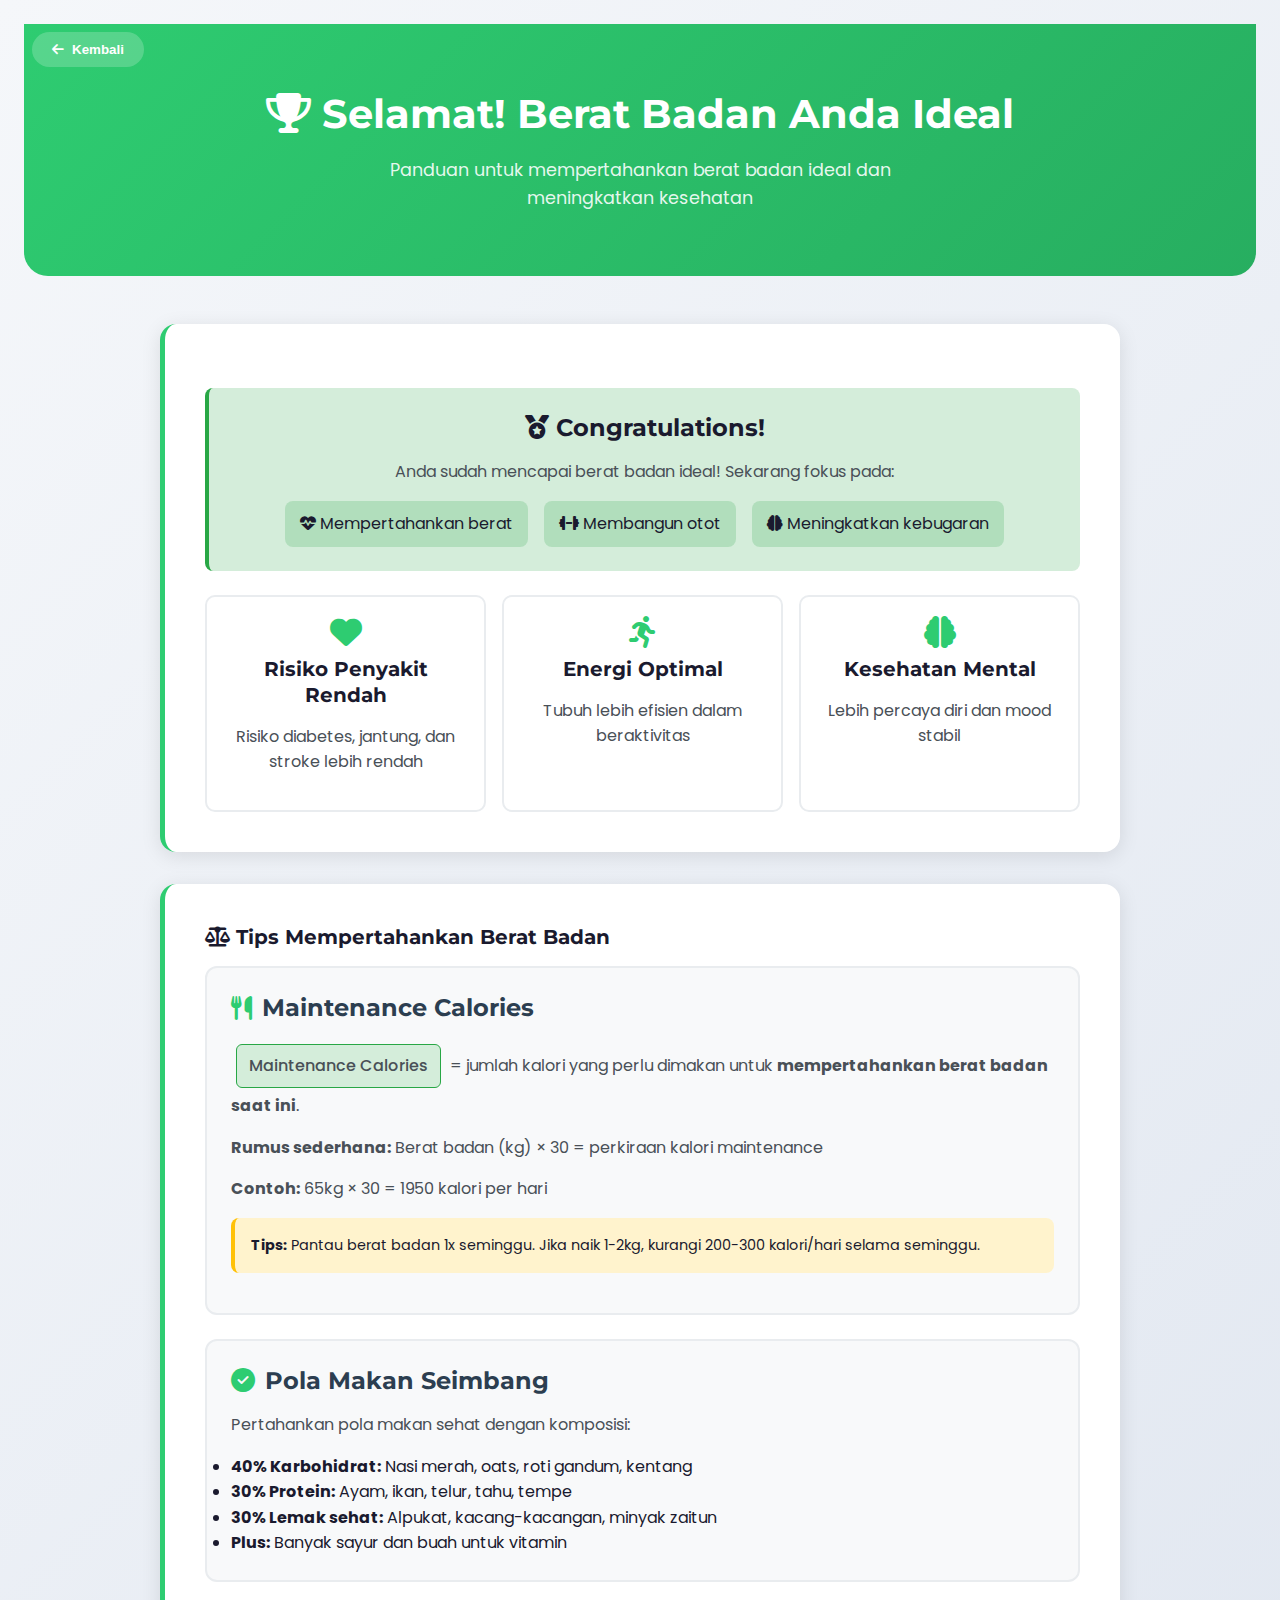
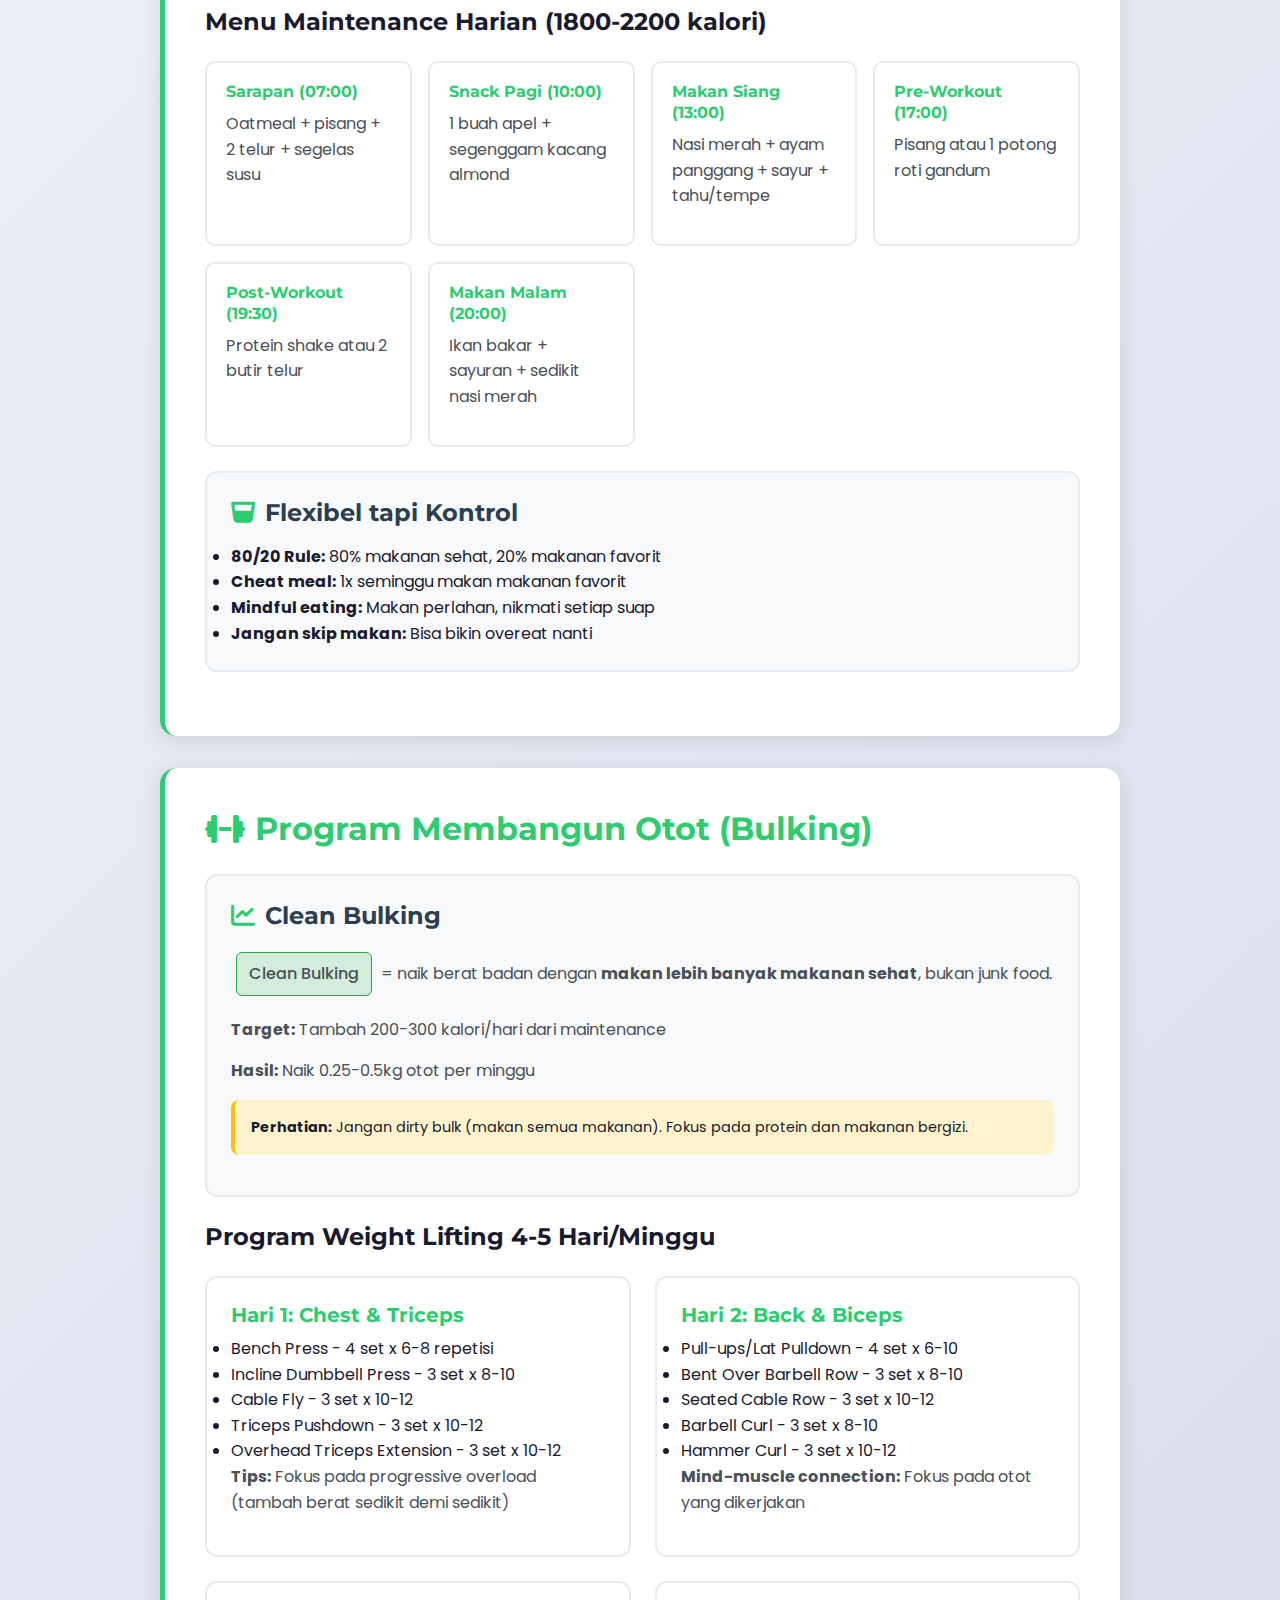
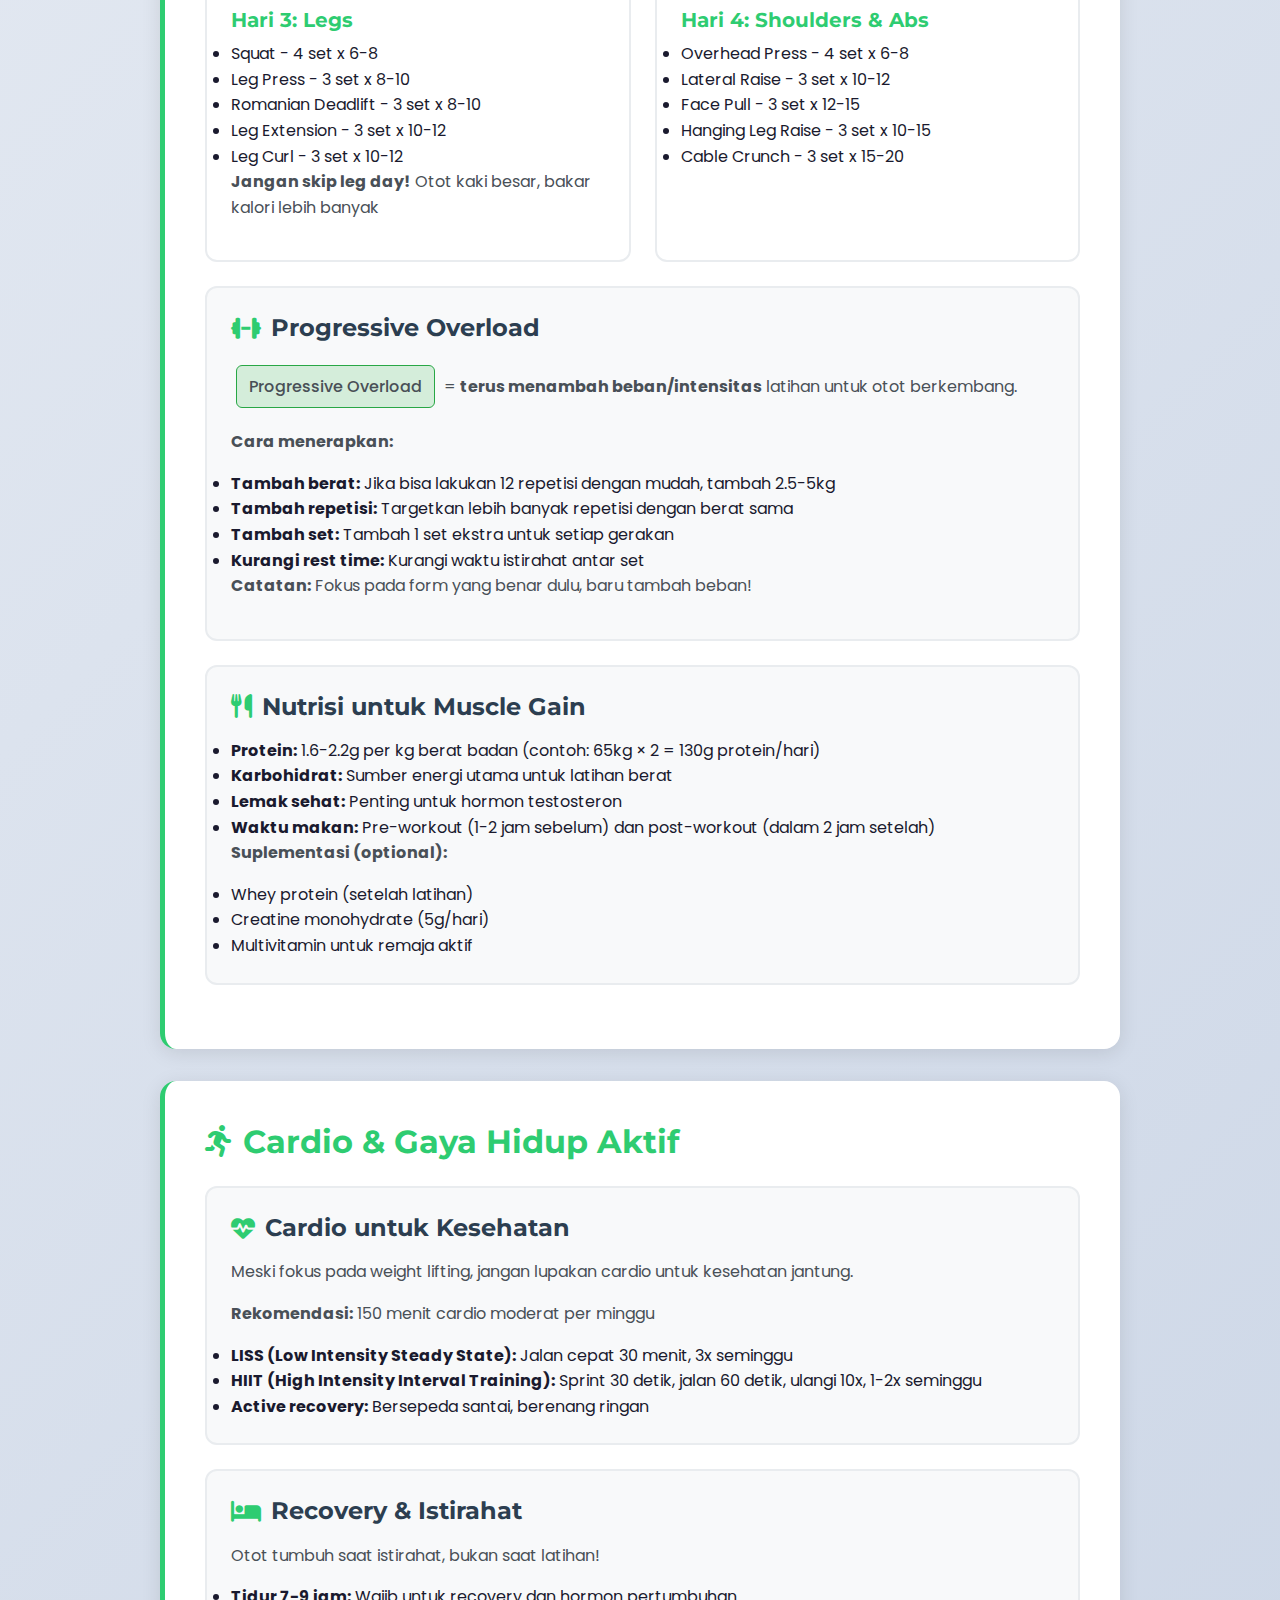
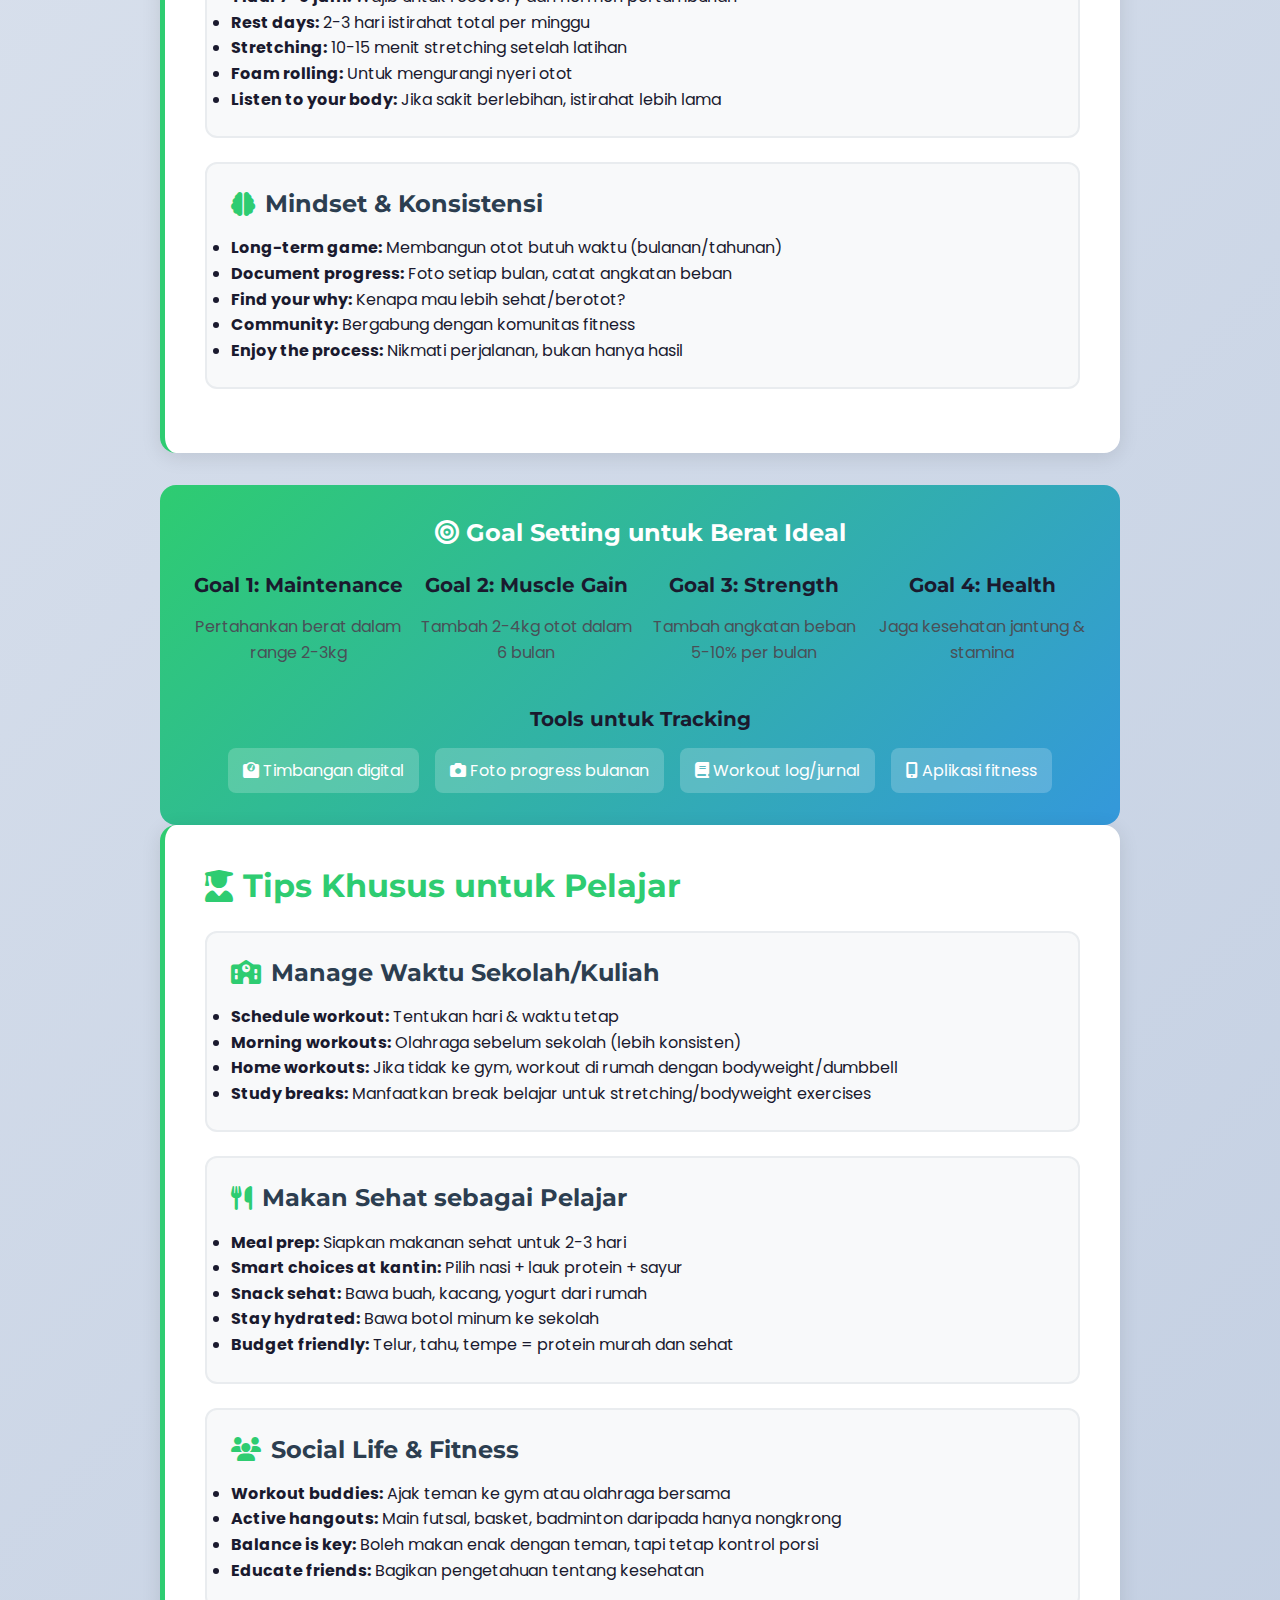
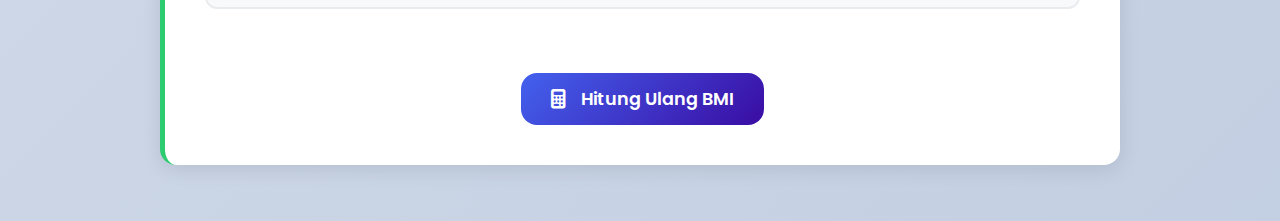
<file: tips/ideal.html>
<!DOCTYPE html>
<html lang="id">

<head>
    <meta charset="UTF-8">
    <meta name="viewport" content="width=device-width, initial-scale=1.0">
    <title>Tips Kesehatan untuk Berat Badan Ideal - BMI Calculator</title>
    <link rel="stylesheet" href="../css/style.css">
    <link rel="stylesheet" href="https://cdnjs.cloudflare.com/ajax/libs/font-awesome/6.4.0/css/all.min.css">
    <link
        href="https://fonts.googleapis.com/css2?family=Poppins:wght@300;400;500;600;700&family=Montserrat:wght@700;800&display=swap"
        rel="stylesheet">
    <style>
        /* Tips Page Specific Styles */
        .tips-header {
            background: linear-gradient(135deg, #2ecc71, #27ae60);
            color: white;
            padding: 4rem 0;
            text-align: center;
            border-radius: 0 0 24px 24px;
            margin-bottom: 3rem;
        }

        .tips-header h1 {
            color: white;
            font-size: 2.5rem;
            margin-bottom: 1rem;
        }

        .tips-header p {
            color: rgba(255, 255, 255, 0.9);
            max-width: 600px;
            margin: 0 auto;
            font-size: 1.1rem;
        }

        .back-button {
            position: absolute;
            top: 2rem;
            left: 2rem;
            background: rgba(255, 255, 255, 0.2);
            color: white;
            border: none;
            padding: 10px 20px;
            border-radius: 50px;
            cursor: pointer;
            display: flex;
            align-items: center;
            gap: 8px;
            font-weight: 600;
            transition: all 0.3s ease;
        }

        .back-button:hover {
            background: rgba(255, 255, 255, 0.3);
            transform: translateX(-5px);
        }

        .tips-content {
            max-width: 1000px;
            margin: 0 auto;
            padding: 0 20px;
        }

        .tip-section {
            background: white;
            border-radius: 16px;
            padding: 2.5rem;
            margin-bottom: 2rem;
            box-shadow: 0 4px 20px rgba(0, 0, 0, 0.1);
            border-left: 5px solid #2ecc71;
        }

        .tip-section h2 {
            color: #2ecc71;
            display: flex;
            align-items: center;
            gap: 10px;
            margin-bottom: 1.5rem;
        }

        .tip-card {
            background: #f8f9fa;
            border-radius: 12px;
            padding: 1.5rem;
            margin-bottom: 1.5rem;
            border: 2px solid #e9ecef;
        }

        .tip-card h3 {
            color: #2c3e50;
            display: flex;
            align-items: center;
            gap: 10px;
            margin-bottom: 1rem;
        }

        .tip-card h3 i {
            color: #2ecc71;
        }

        .celebration-box {
            background: #d4edda;
            border-left: 4px solid #28a745;
            padding: 1.5rem;
            border-radius: 8px;
            margin: 1.5rem 0;
            text-align: center;
        }

        .exercise-grid {
            display: grid;
            grid-template-columns: repeat(auto-fit, minmax(300px, 1fr));
            gap: 1.5rem;
            margin-top: 1.5rem;
        }

        .exercise-card {
            background: white;
            border-radius: 12px;
            padding: 1.5rem;
            border: 2px solid #e9ecef;
            transition: transform 0.3s ease;
        }

        .exercise-card:hover {
            transform: translateY(-5px);
            border-color: #2ecc71;
        }

        .exercise-card h4 {
            color: #2ecc71;
            margin-bottom: 0.5rem;
        }

        .exercise-card ul {
            list-style: none;
            padding-left: 0;
        }

        .exercise-card li {
            margin-bottom: 0.5rem;
            padding-left: 1.5rem;
            position: relative;
        }

        .exercise-card li:before {
            content: "✓";
            position: absolute;
            left: 0;
            color: #27ae60;
            font-weight: bold;
        }

        .meal-plan {
            display: grid;
            grid-template-columns: repeat(auto-fit, minmax(200px, 1fr));
            gap: 1rem;
            margin-top: 1.5rem;
        }

        .meal-time {
            background: white;
            border-radius: 10px;
            padding: 1.2rem;
            border: 2px solid #e9ecef;
        }

        .meal-time h4 {
            color: #2ecc71;
            margin-bottom: 0.5rem;
            font-size: 1rem;
        }

        .goals-tracker {
            background: linear-gradient(135deg, #2ecc71, #3498db);
            color: white;
            padding: 2rem;
            border-radius: 16px;
            text-align: center;
            margin-top: 2rem;
        }

        .goals-tracker h3 {
            color: white;
            margin-bottom: 1rem;
        }

        .simple-term {
            background: #d4edda;
            padding: 8px 12px;
            border-radius: 6px;
            display: inline-block;
            margin: 5px;
            font-weight: 500;
            border: 1px solid #28a745;
        }

        .warning-note {
            background: #fff3cd;
            border-left: 4px solid #ffc107;
            padding: 1rem;
            border-radius: 8px;
            margin: 1rem 0;
            font-size: 0.9rem;
        }

        .benefits-grid {
            display: grid;
            grid-template-columns: repeat(auto-fit, minmax(250px, 1fr));
            gap: 1rem;
            margin-top: 1.5rem;
        }

        .benefit-card {
            background: white;
            border-radius: 10px;
            padding: 1.2rem;
            border: 2px solid #e9ecef;
            text-align: center;
        }

        .benefit-card i {
            font-size: 2rem;
            color: #2ecc71;
            margin-bottom: 0.5rem;
        }

        .muscle-building-grid {
            display: grid;
            grid-template-columns: repeat(auto-fit, minmax(300px, 1fr));
            gap: 1.5rem;
            margin-top: 1.5rem;
        }

        .muscle-card {
            background: white;
            border-radius: 12px;
            padding: 1.5rem;
            border: 2px solid #e9ecef;
        }

        .muscle-card h4 {
            color: #2ecc71;
            margin-bottom: 0.5rem;
        }

        @media (max-width: 768px) {
            .tips-header {
                padding: 3rem 0;
            }

            .tips-header h1 {
                font-size: 2rem;
            }

            .back-button {
                top: 1rem;
                left: 1rem;
                padding: 8px 16px;
                font-size: 0.9rem;
            }

            .tip-section {
                padding: 1.5rem;
            }

            .exercise-grid,
            .muscle-building-grid {
                grid-template-columns: 1fr;
            }

            .benefits-grid {
                grid-template-columns: 1fr;
            }
        }
    </style>
</head>

<body>
    <!-- Tips Header -->
    <header class="tips-header">
        <button class="back-button" onclick="window.history.back()">
            <i class="fas fa-arrow-left"></i> Kembali
        </button>
        <div class="container">
            <h1><i class="fas fa-trophy"></i> Selamat! Berat Badan Anda Ideal</h1>
            <p>Panduan untuk mempertahankan berat badan ideal dan meningkatkan kesehatan</p>
        </div>
    </header>

    <!-- Tips Content -->
    <main class="tips-content">
        <!-- Celebration -->
        <section class="tip-section">
            <div class="celebration-box">
                <h3><i class="fas fa-medal"></i> Congratulations!</h3>
                <p>Anda sudah mencapai berat badan ideal! Sekarang fokus pada:</p>
                <div style="display: flex; flex-wrap: wrap; gap: 1rem; justify-content: center; margin-top: 1rem;">
                    <div style="background: rgba(40, 167, 69, 0.2); padding: 10px 15px; border-radius: 8px;">
                        <i class="fas fa-heartbeat"></i> Mempertahankan berat
                    </div>
                    <div style="background: rgba(40, 167, 69, 0.2); padding: 10px 15px; border-radius: 8px;">
                        <i class="fas fa-dumbbell"></i> Membangun otot
                    </div>
                    <div style="background: rgba(40, 167, 69, 0.2); padding: 10px 15px; border-radius: 8px;">
                        <i class="fas fa-brain"></i> Meningkatkan kebugaran
                    </div>
                </div>
            </div>

            <div class="benefits-grid">
                <div class="benefit-card">
                    <i class="fas fa-heart"></i>
                    <h4>Risiko Penyakit Rendah</h4>
                    <p>Risiko diabetes, jantung, dan stroke lebih rendah</p>
                </div>
                <div class="benefit-card">
                    <i class="fas fa-running"></i>
                    <h4>Energi Optimal</h4>
                    <p>Tubuh lebih efisien dalam beraktivitas</p>
                </div>
                <div class="benefit-card">
                    <i class="fas fa-brain"></i>
                    <h4>Kesehatan Mental</h4>
                    <p>Lebih percaya diri dan mood stabil</p>
                </div>
            </div>
        </section>

        <!-- Maintenance Section -->
        <section class="tip-section">
            <h4><i class="fas fa-balance-scale"></i> Tips Mempertahankan Berat Badan</h4>

            <div class="tip-card">
                <h3><i class="fas fa-utensils"></i> Maintenance Calories</h3>
                <p><span class="simple-term">Maintenance Calories</span> = jumlah kalori yang perlu dimakan untuk
                    <strong>mempertahankan berat badan saat ini</strong>.
                </p>
                <p><strong>Rumus sederhana:</strong> Berat badan (kg) × 30 = perkiraan kalori maintenance</p>
                <p><strong>Contoh:</strong> 65kg × 30 = 1950 kalori per hari</p>
                <div class="warning-note">
                    <strong>Tips:</strong> Pantau berat badan 1x seminggu. Jika naik 1-2kg, kurangi 200-300 kalori/hari
                    selama seminggu.
                </div>
            </div>

            <div class="tip-card">
                <h3><i class="fas fa-check-circle"></i> Pola Makan Seimbang</h3>
                <p>Pertahankan pola makan sehat dengan komposisi:</p>
                <ul>
                    <li><strong>40% Karbohidrat:</strong> Nasi merah, oats, roti gandum, kentang</li>
                    <li><strong>30% Protein:</strong> Ayam, ikan, telur, tahu, tempe</li>
                    <li><strong>30% Lemak sehat:</strong> Alpukat, kacang-kacangan, minyak zaitun</li>
                    <li><strong>Plus:</strong> Banyak sayur dan buah untuk vitamin</li>
                </ul>
            </div>

            <h3>Menu Maintenance Harian (1800-2200 kalori)</h3>
            <div class="meal-plan">
                <div class="meal-time">
                    <h4>Sarapan (07:00)</h4>
                    <p>Oatmeal + pisang + 2 telur + segelas susu</p>
                </div>
                <div class="meal-time">
                    <h4>Snack Pagi (10:00)</h4>
                    <p>1 buah apel + segenggam kacang almond</p>
                </div>
                <div class="meal-time">
                    <h4>Makan Siang (13:00)</h4>
                    <p>Nasi merah + ayam panggang + sayur + tahu/tempe</p>
                </div>
                <div class="meal-time">
                    <h4>Pre-Workout (17:00)</h4>
                    <p>Pisang atau 1 potong roti gandum</p>
                </div>
                <div class="meal-time">
                    <h4>Post-Workout (19:30)</h4>
                    <p>Protein shake atau 2 butir telur</p>
                </div>
                <div class="meal-time">
                    <h4>Makan Malam (20:00)</h4>
                    <p>Ikan bakar + sayuran + sedikit nasi merah</p>
                </div>
            </div>

            <div class="tip-card" style="margin-top: 1.5rem;">
                <h3><i class="fas fa-glass-whiskey"></i> Flexibel tapi Kontrol</h3>
                <ul>
                    <li><strong>80/20 Rule:</strong> 80% makanan sehat, 20% makanan favorit</li>
                    <li><strong>Cheat meal:</strong> 1x seminggu makan makanan favorit</li>
                    <li><strong>Mindful eating:</strong> Makan perlahan, nikmati setiap suap</li>
                    <li><strong>Jangan skip makan:</strong> Bisa bikin overeat nanti</li>
                </ul>
            </div>
        </section>

        <!-- Muscle Building Section -->
        <section class="tip-section">
            <h2><i class="fas fa-dumbbell"></i> Program Membangun Otot (Bulking)</h2>

            <div class="tip-card">
                <h3><i class="fas fa-chart-line"></i> Clean Bulking</h3>
                <p><span class="simple-term">Clean Bulking</span> = naik berat badan dengan <strong>makan lebih banyak
                        makanan sehat</strong>, bukan junk food.</p>
                <p><strong>Target:</strong> Tambah 200-300 kalori/hari dari maintenance</p>
                <p><strong>Hasil:</strong> Naik 0.25-0.5kg otot per minggu</p>
                <div class="warning-note">
                    <strong>Perhatian:</strong> Jangan dirty bulk (makan semua makanan). Fokus pada protein dan makanan
                    bergizi.
                </div>
            </div>

            <h3>Program Weight Lifting 4-5 Hari/Minggu</h3>
            <div class="muscle-building-grid">
                <div class="muscle-card">
                    <h4>Hari 1: Chest & Triceps</h4>
                    <ul>
                        <li>Bench Press - 4 set x 6-8 repetisi</li>
                        <li>Incline Dumbbell Press - 3 set x 8-10</li>
                        <li>Cable Fly - 3 set x 10-12</li>
                        <li>Triceps Pushdown - 3 set x 10-12</li>
                        <li>Overhead Triceps Extension - 3 set x 10-12</li>
                    </ul>
                    <p><strong>Tips:</strong> Fokus pada progressive overload (tambah berat sedikit demi sedikit)</p>
                </div>

                <div class="muscle-card">
                    <h4>Hari 2: Back & Biceps</h4>
                    <ul>
                        <li>Pull-ups/Lat Pulldown - 4 set x 6-10</li>
                        <li>Bent Over Barbell Row - 3 set x 8-10</li>
                        <li>Seated Cable Row - 3 set x 10-12</li>
                        <li>Barbell Curl - 3 set x 8-10</li>
                        <li>Hammer Curl - 3 set x 10-12</li>
                    </ul>
                    <p><strong>Mind-muscle connection:</strong> Fokus pada otot yang dikerjakan</p>
                </div>

                <div class="muscle-card">
                    <h4>Hari 3: Legs</h4>
                    <ul>
                        <li>Squat - 4 set x 6-8</li>
                        <li>Leg Press - 3 set x 8-10</li>
                        <li>Romanian Deadlift - 3 set x 8-10</li>
                        <li>Leg Extension - 3 set x 10-12</li>
                        <li>Leg Curl - 3 set x 10-12</li>
                    </ul>
                    <p><strong>Jangan skip leg day!</strong> Otot kaki besar, bakar kalori lebih banyak</p>
                </div>

                <div class="muscle-card">
                    <h4>Hari 4: Shoulders & Abs</h4>
                    <ul>
                        <li>Overhead Press - 4 set x 6-8</li>
                        <li>Lateral Raise - 3 set x 10-12</li>
                        <li>Face Pull - 3 set x 12-15</li>
                        <li>Hanging Leg Raise - 3 set x 10-15</li>
                        <li>Cable Crunch - 3 set x 15-20</li>
                    </ul>
                </div>
            </div>

            <div class="tip-card" style="margin-top: 1.5rem;">
                <h3><i class="fas fa-dumbbell"></i> Progressive Overload</h3>
                <p><span class="simple-term">Progressive Overload</span> = <strong>terus menambah
                        beban/intensitas</strong> latihan untuk otot berkembang.</p>
                <p><strong>Cara menerapkan:</strong></p>
                <ul>
                    <li><strong>Tambah berat:</strong> Jika bisa lakukan 12 repetisi dengan mudah, tambah 2.5-5kg</li>
                    <li><strong>Tambah repetisi:</strong> Targetkan lebih banyak repetisi dengan berat sama</li>
                    <li><strong>Tambah set:</strong> Tambah 1 set ekstra untuk setiap gerakan</li>
                    <li><strong>Kurangi rest time:</strong> Kurangi waktu istirahat antar set</li>
                </ul>
                <p><strong>Catatan:</strong> Fokus pada form yang benar dulu, baru tambah beban!</p>
            </div>

            <div class="tip-card" style="margin-top: 1.5rem;">
                <h3><i class="fas fa-utensils"></i> Nutrisi untuk Muscle Gain</h3>
                <ul>
                    <li><strong>Protein:</strong> 1.6-2.2g per kg berat badan (contoh: 65kg × 2 = 130g protein/hari)
                    </li>
                    <li><strong>Karbohidrat:</strong> Sumber energi utama untuk latihan berat</li>
                    <li><strong>Lemak sehat:</strong> Penting untuk hormon testosteron</li>
                    <li><strong>Waktu makan:</strong> Pre-workout (1-2 jam sebelum) dan post-workout (dalam 2 jam
                        setelah)</li>
                </ul>
                <p><strong>Suplementasi (optional):</strong></p>
                <ul>
                    <li>Whey protein (setelah latihan)</li>
                    <li>Creatine monohydrate (5g/hari)</li>
                    <li>Multivitamin untuk remaja aktif</li>
                </ul>
            </div>
        </section>

        <!-- Cardio & Active Lifestyle -->
        <section class="tip-section">
            <h2><i class="fas fa-running"></i> Cardio & Gaya Hidup Aktif</h2>

            <div class="tip-card">
                <h3><i class="fas fa-heartbeat"></i> Cardio untuk Kesehatan</h3>
                <p>Meski fokus pada weight lifting, jangan lupakan cardio untuk kesehatan jantung.</p>
                <p><strong>Rekomendasi:</strong> 150 menit cardio moderat per minggu</p>
                <ul>
                    <li><strong>LISS (Low Intensity Steady State):</strong> Jalan cepat 30 menit, 3x seminggu</li>
                    <li><strong>HIIT (High Intensity Interval Training):</strong> Sprint 30 detik, jalan 60 detik,
                        ulangi 10x, 1-2x seminggu</li>
                    <li><strong>Active recovery:</strong> Bersepeda santai, berenang ringan</li>
                </ul>
            </div>

            <div class="tip-card">
                <h3><i class="fas fa-bed"></i> Recovery & Istirahat</h3>
                <p>Otot tumbuh saat istirahat, bukan saat latihan!</p>
                <ul>
                    <li><strong>Tidur 7-9 jam:</strong> Wajib untuk recovery dan hormon pertumbuhan</li>
                    <li><strong>Rest days:</strong> 2-3 hari istirahat total per minggu</li>
                    <li><strong>Stretching:</strong> 10-15 menit stretching setelah latihan</li>
                    <li><strong>Foam rolling:</strong> Untuk mengurangi nyeri otot</li>
                    <li><strong>Listen to your body:</strong> Jika sakit berlebihan, istirahat lebih lama</li>
                </ul>
            </div>

            <div class="tip-card">
                <h3><i class="fas fa-brain"></i> Mindset & Konsistensi</h3>
                <ul>
                    <li><strong>Long-term game:</strong> Membangun otot butuh waktu (bulanan/tahunan)</li>
                    <li><strong>Document progress:</strong> Foto setiap bulan, catat angkatan beban</li>
                    <li><strong>Find your why:</strong> Kenapa mau lebih sehat/berotot?</li>
                    <li><strong>Community:</strong> Bergabung dengan komunitas fitness</li>
                    <li><strong>Enjoy the process:</strong> Nikmati perjalanan, bukan hanya hasil</li>
                </ul>
            </div>
        </section>

        <!-- Goals & Tracking -->
        <section class="goals-tracker">
            <h3><i class="fas fa-bullseye"></i> Goal Setting untuk Berat Ideal</h3>
            <div
                style="display: grid; grid-template-columns: repeat(auto-fit, minmax(200px, 1fr)); gap: 1rem; margin-top: 1.5rem;">
                <div>
                    <h4>Goal 1: Maintenance</h4>
                    <p>Pertahankan berat dalam range 2-3kg</p>
                </div>
                <div>
                    <h4>Goal 2: Muscle Gain</h4>
                    <p>Tambah 2-4kg otot dalam 6 bulan</p>
                </div>
                <div>
                    <h4>Goal 3: Strength</h4>
                    <p>Tambah angkatan beban 5-10% per bulan</p>
                </div>
                <div>
                    <h4>Goal 4: Health</h4>
                    <p>Jaga kesehatan jantung & stamina</p>
                </div>
            </div>

            <div style="margin-top: 1.5rem;">
                <h4>Tools untuk Tracking</h4>
                <div style="display: flex; flex-wrap: wrap; gap: 1rem; justify-content: center; margin-top: 1rem;">
                    <div style="background: rgba(255,255,255,0.2); padding: 10px 15px; border-radius: 8px;">
                        <i class="fas fa-weight"></i> Timbangan digital
                    </div>
                    <div style="background: rgba(255,255,255,0.2); padding: 10px 15px; border-radius: 8px;">
                        <i class="fas fa-camera"></i> Foto progress bulanan
                    </div>
                    <div style="background: rgba(255,255,255,0.2); padding: 10px 15px; border-radius: 8px;">
                        <i class="fas fa-book"></i> Workout log/jurnal
                    </div>
                    <div style="background: rgba(255,255,255,0.2); padding: 10px 15px; border-radius: 8px;">
                        <i class="fas fa-mobile-alt"></i> Aplikasi fitness
                    </div>
                </div>
            </div>
        </section>

        <!-- For Students Section -->
        <section class="tip-section">
            <h2><i class="fas fa-user-graduate"></i> Tips Khusus untuk Pelajar</h2>

            <div class="tip-card">
                <h3><i class="fas fa-school"></i> Manage Waktu Sekolah/Kuliah</h3>
                <ul>
                    <li><strong>Schedule workout:</strong> Tentukan hari & waktu tetap</li>
                    <li><strong>Morning workouts:</strong> Olahraga sebelum sekolah (lebih konsisten)</li>
                    <li><strong>Home workouts:</strong> Jika tidak ke gym, workout di rumah dengan bodyweight/dumbbell
                    </li>
                    <li><strong>Study breaks:</strong> Manfaatkan break belajar untuk stretching/bodyweight exercises
                    </li>
                </ul>
            </div>

            <div class="tip-card">
                <h3><i class="fas fa-utensils"></i> Makan Sehat sebagai Pelajar</h3>
                <ul>
                    <li><strong>Meal prep:</strong> Siapkan makanan sehat untuk 2-3 hari</li>
                    <li><strong>Smart choices at kantin:</strong> Pilih nasi + lauk protein + sayur</li>
                    <li><strong>Snack sehat:</strong> Bawa buah, kacang, yogurt dari rumah</li>
                    <li><strong>Stay hydrated:</strong> Bawa botol minum ke sekolah</li>
                    <li><strong>Budget friendly:</strong> Telur, tahu, tempe = protein murah dan sehat</li>
                </ul>
            </div>

            <div class="tip-card">
                <h3><i class="fas fa-users"></i> Social Life & Fitness</h3>
                <ul>
                    <li><strong>Workout buddies:</strong> Ajak teman ke gym atau olahraga bersama</li>
                    <li><strong>Active hangouts:</strong> Main futsal, basket, badminton daripada hanya nongkrong</li>
                    <li><strong>Balance is key:</strong> Boleh makan enak dengan teman, tapi tetap kontrol porsi</li>
                    <li><strong>Educate friends:</strong> Bagikan pengetahuan tentang kesehatan</li>
                </ul>
            </div>

            <div
                style="text-align: center; margin-top: 2rem; display: flex; gap: 1rem; justify-content: center; flex-wrap: wrap;">
                <a href="../index.html" class="calculate-btn"
                    style="display: inline-flex; width: auto; padding: 12px 30px;">
                    <i class="fas fa-calculator"></i> Hitung Ulang BMI
                </a>

            </div>
        </section>
    </main>

    <script>
        // Smooth scroll for anchor links
        document.querySelectorAll('a[href^="#"]').forEach(anchor => {
            anchor.addEventListener('click', function (e) {
                e.preventDefault();
                const target = document.querySelector(this.getAttribute('href'));
                if (target) {
                    target.scrollIntoView({
                        behavior: 'smooth',
                        block: 'start'
                    });
                }
            });
        });

        // Back button functionality
        document.querySelector('.back-button').addEventListener('click', function () {
            if (document.referrer && document.referrer.includes(window.location.hostname)) {
                window.history.back();
            } else {
                window.location.href = '../index.html';
            }
        });

        // Highlight simple terms
        document.querySelectorAll('.simple-term').forEach(term => {
            term.addEventListener('click', function () {
                this.style.backgroundColor = '#2ecc71';
                this.style.color = 'white';
                setTimeout(() => {
                    this.style.backgroundColor = '#d4edda';
                    this.style.color = 'inherit';
                }, 1000);
            });
        });

        // Motivational messages for ideal weight
        window.addEventListener('load', function () {
            const messages = [
                "Selamat! Berat badan ideal adalah pencapaian yang luar biasa 🏆",
                "Ingat: Maintenance lebih sulit daripada penurunan berat badan. Stay consistent! 💪",
                "Waktunya fokus pada strength dan health, bukan hanya angka di timbangan! 🏋️‍♂️"
            ];
            const randomMsg = messages[Math.floor(Math.random() * messages.length)];
            console.log(`%c${randomMsg}`, 'color: #2ecc71; font-size: 14px; font-weight: bold;');

            // Celebration confetti effect
            const confetti = () => {
                const colors = ['#2ecc71', '#27ae60', '#3498db', '#f1c40f'];
                for (let i = 0; i < 50; i++) {
                    const confetti = document.createElement('div');
                    confetti.style.position = 'fixed';
                    confetti.style.width = '10px';
                    confetti.style.height = '10px';
                    confetti.style.backgroundColor = colors[Math.floor(Math.random() * colors.length)];
                    confetti.style.borderRadius = '50%';
                    confetti.style.left = Math.random() * 100 + 'vw';
                    confetti.style.top = '-20px';
                    confetti.style.zIndex = '9999';
                    confetti.style.pointerEvents = 'none';
                    document.body.appendChild(confetti);

                    // Animation
                    const animation = confetti.animate([
                        { transform: 'translateY(0) rotate(0deg)', opacity: 1 },
                        { transform: `translateY(${window.innerHeight + 20}px) rotate(${Math.random() * 360}deg)`, opacity: 0 }
                    ], {
                        duration: 2000 + Math.random() * 2000,
                        easing: 'cubic-bezier(0.215, 0.610, 0.355, 1)'
                    });

                    animation.onfinish = () => confetti.remove();
                }
            };

            // Run confetti on page load
            setTimeout(confetti, 500);
        });
    </script>
</body>

</html>
</file>
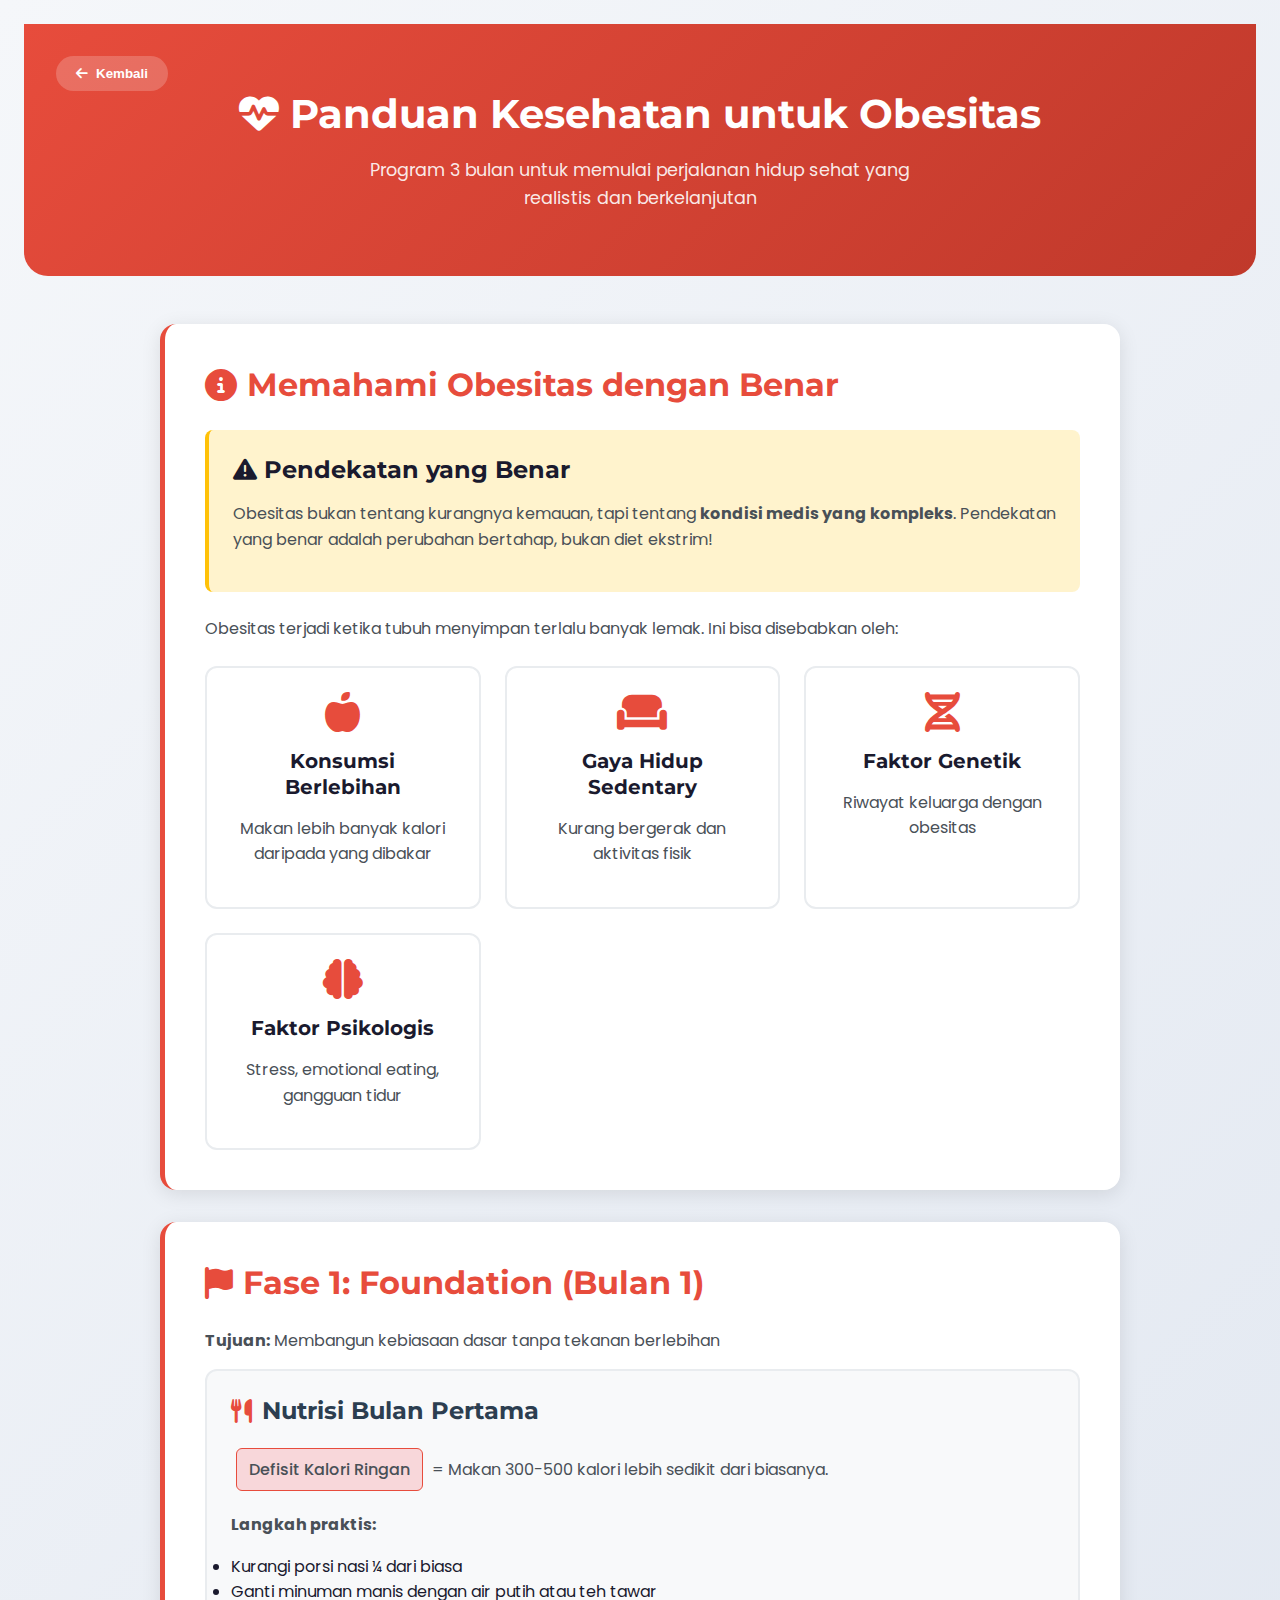
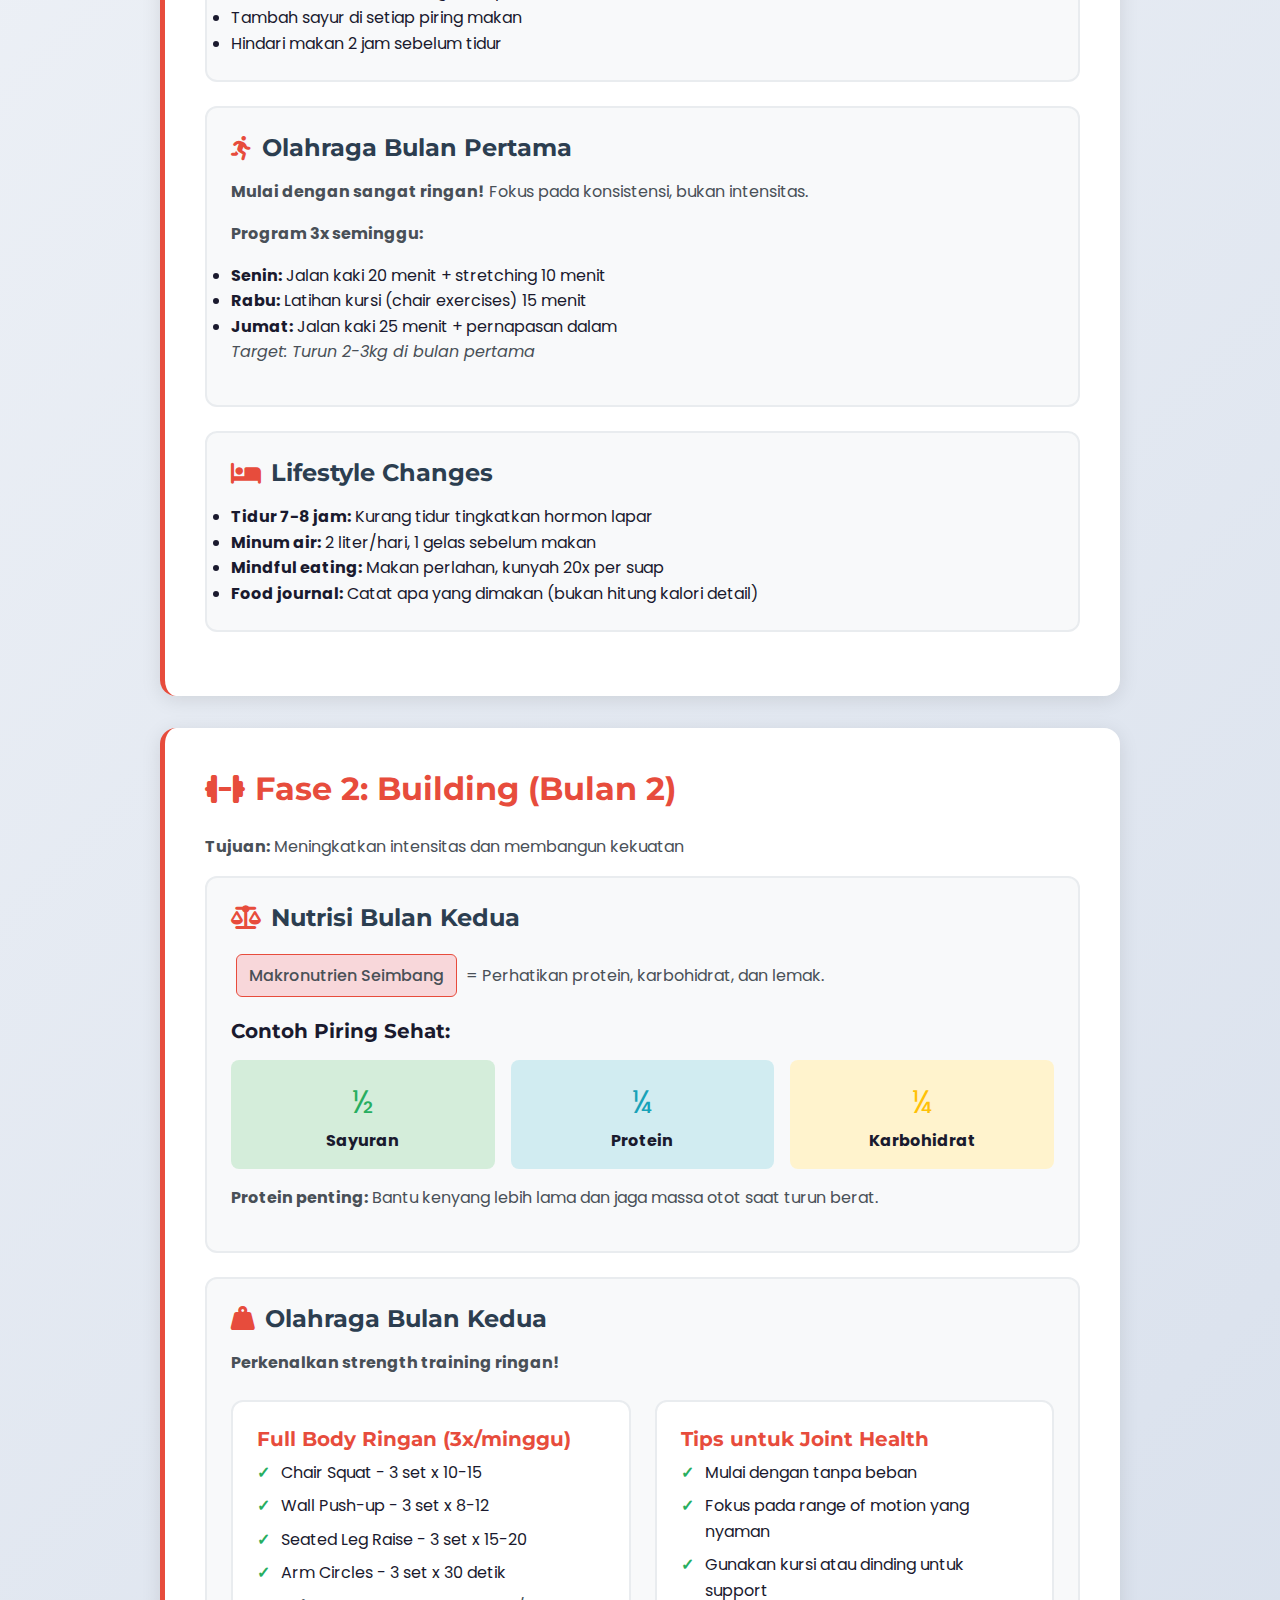
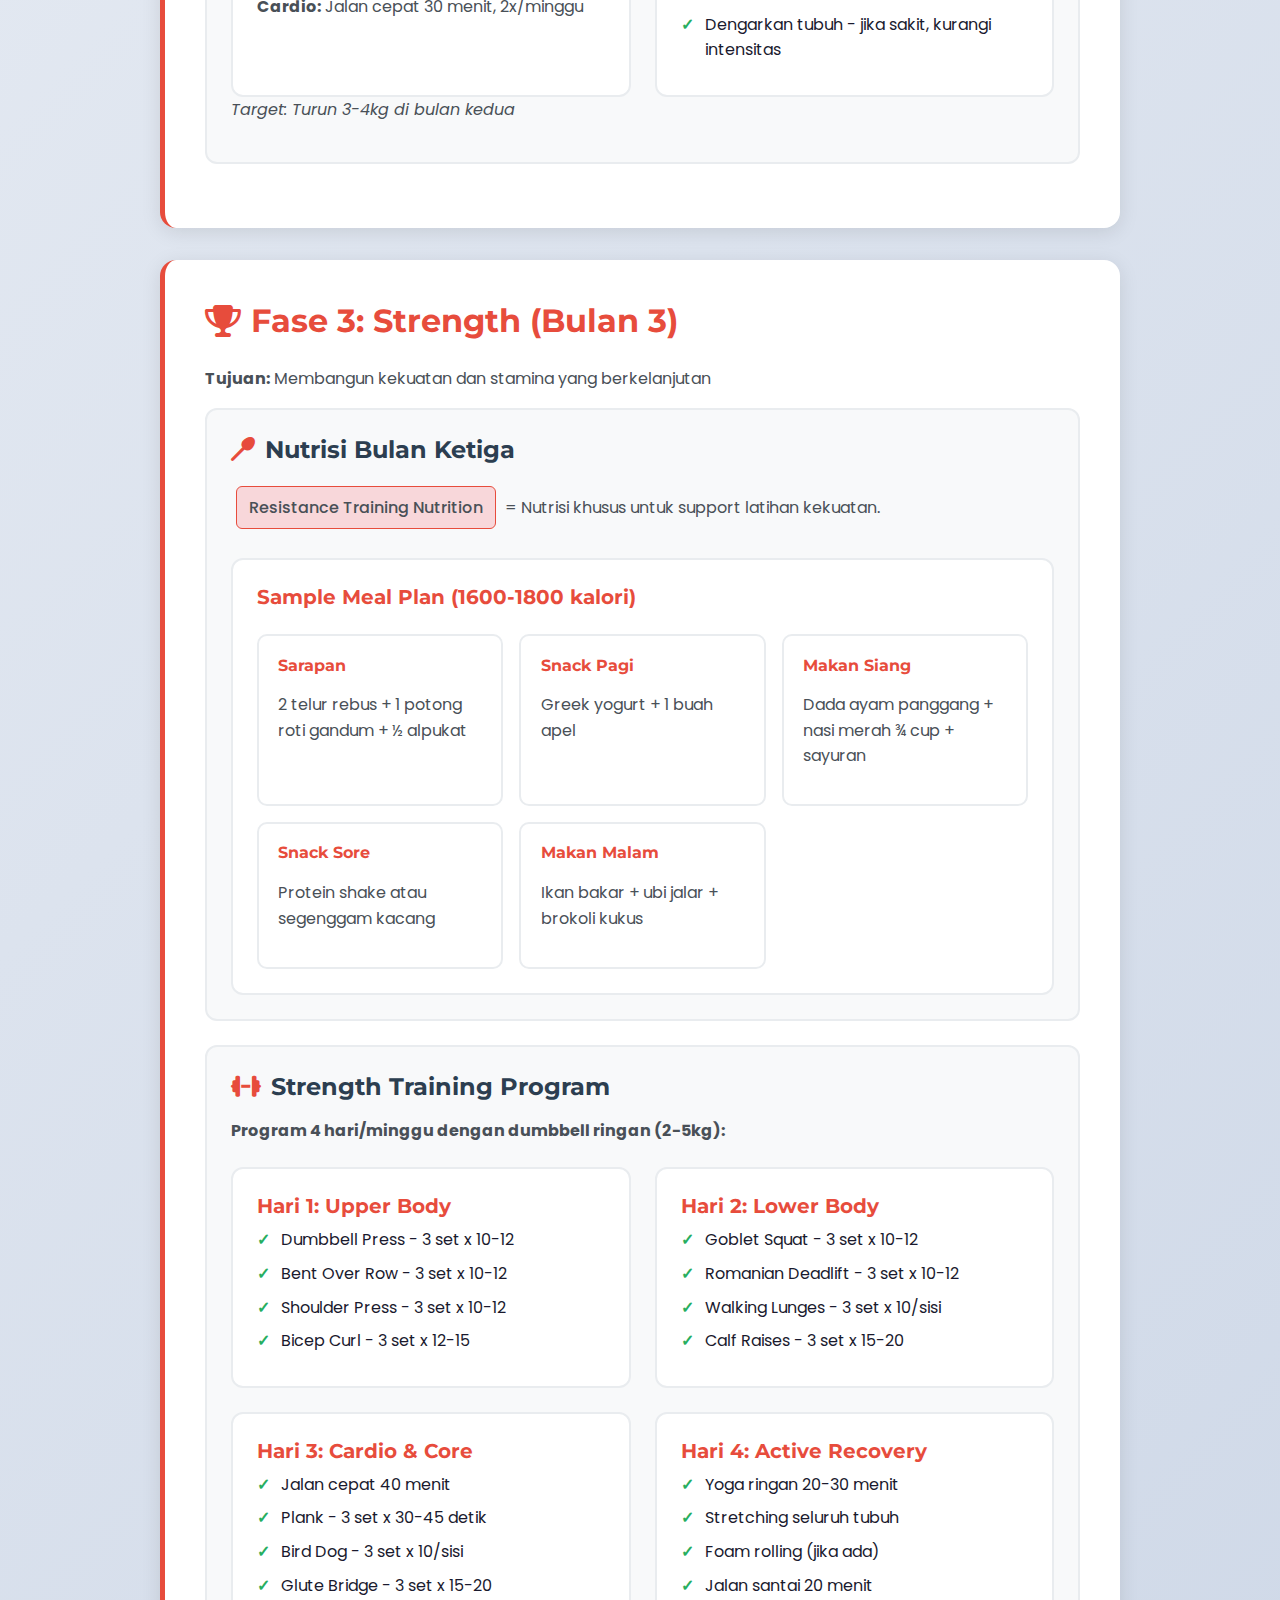
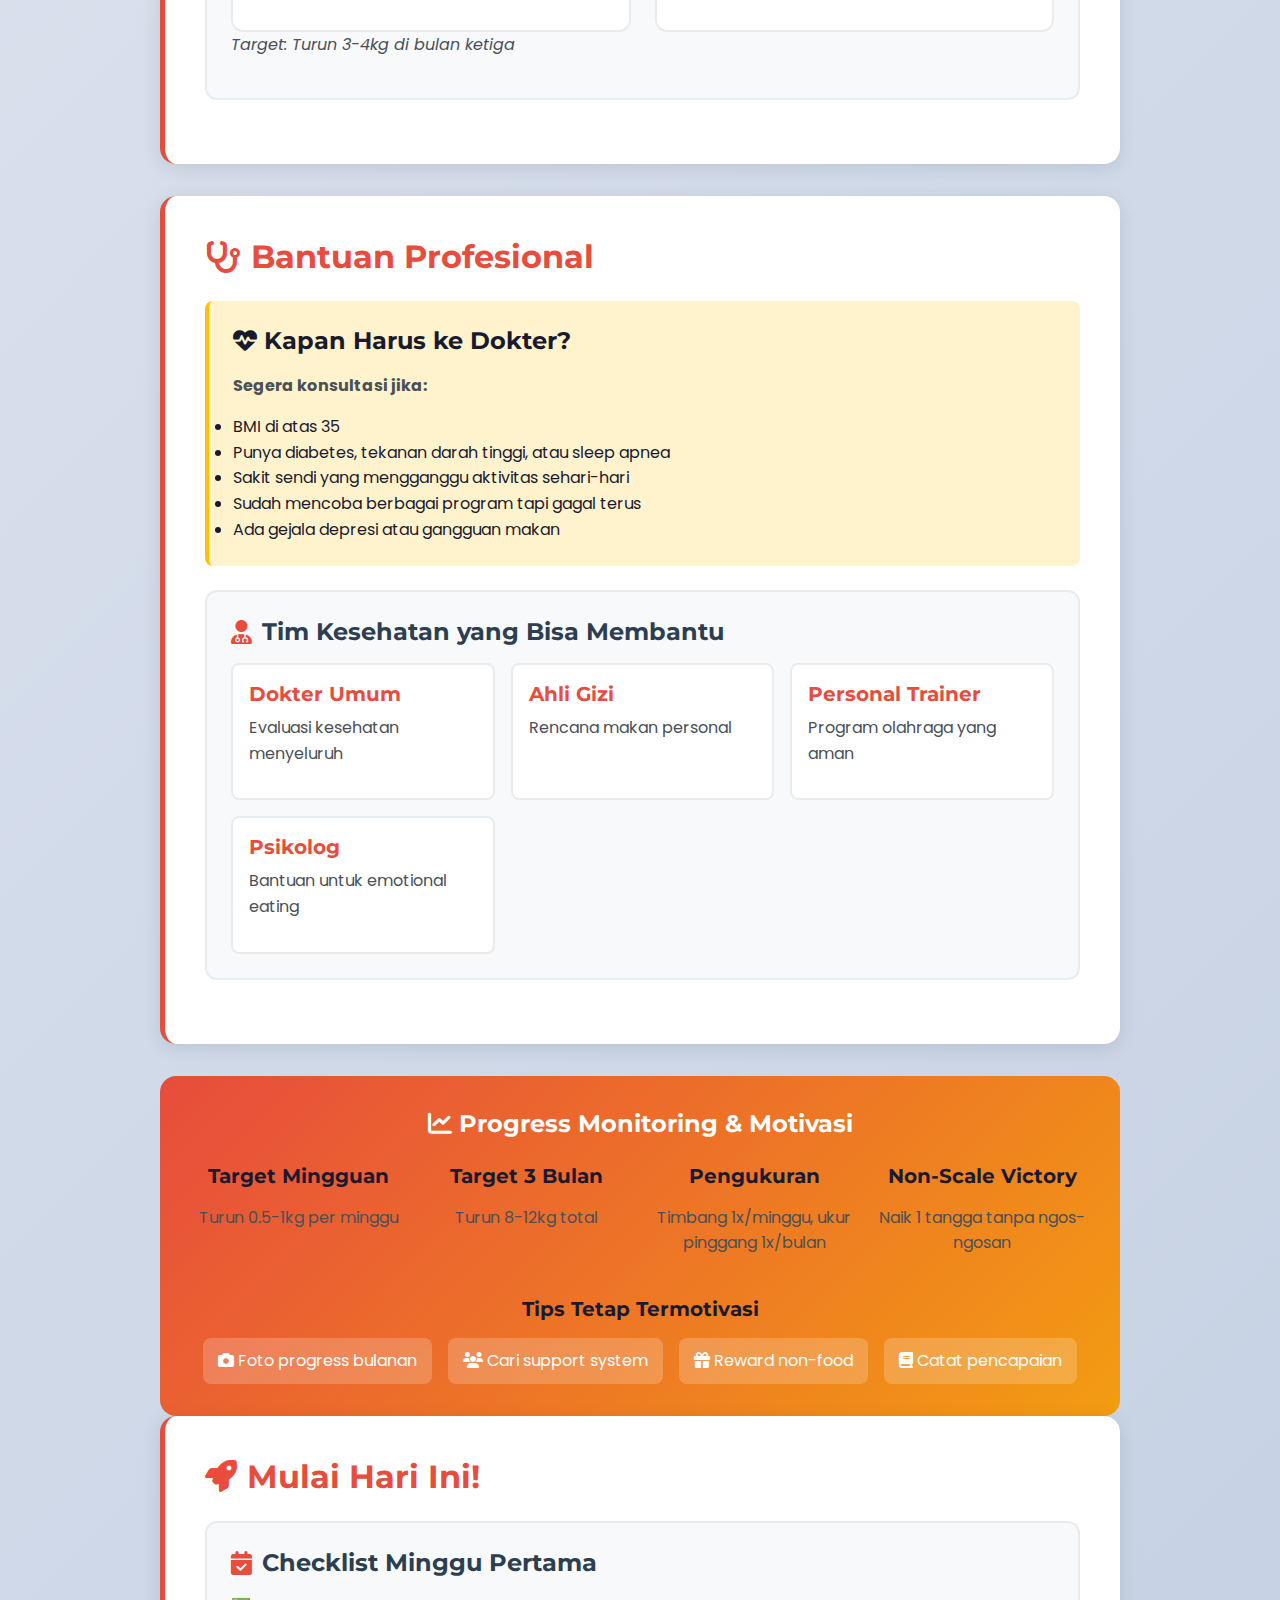
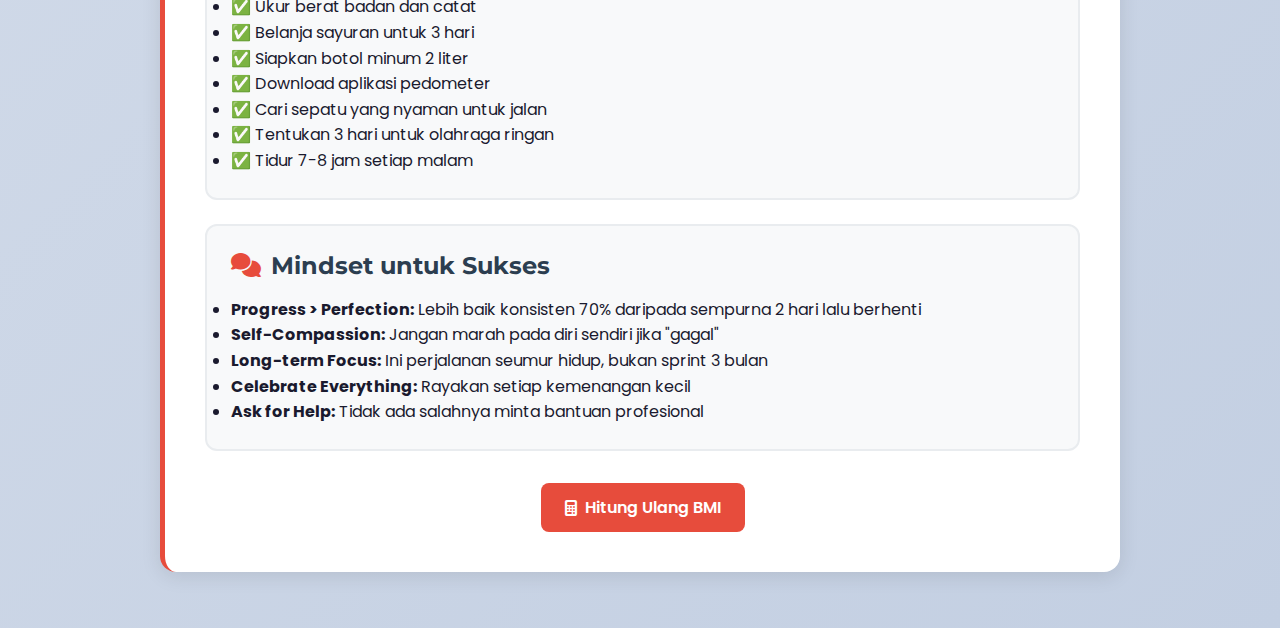
<file: tips/obesitas.html>
<!DOCTYPE html>
<html lang="id">

<head>
    <meta charset="UTF-8">
    <meta name="viewport" content="width=device-width, initial-scale=1.0">
    <title>Tips Kesehatan untuk Obesitas - BMI Calculator</title>
    <link rel="stylesheet" href="../css/style.css">
    <link rel="stylesheet" href="https://cdnjs.cloudflare.com/ajax/libs/font-awesome/6.4.0/css/all.min.css">
    <link
        href="https://fonts.googleapis.com/css2?family=Poppins:wght@300;400;500;600;700&family=Montserrat:wght@700;800&display=swap"
        rel="stylesheet">
    <style>
        /* Tips Page Specific Styles */
        .tips-header {
            background: linear-gradient(135deg, #e74c3c, #c0392b);
            color: white;
            padding: 4rem 0;
            text-align: center;
            border-radius: 0 0 24px 24px;
            margin-bottom: 3rem;
            position: relative;
        }

        .tips-header h1 {
            color: white;
            font-size: 2.5rem;
            margin-bottom: 1rem;
        }

        .tips-header p {
            color: rgba(255, 255, 255, 0.9);
            max-width: 600px;
            margin: 0 auto;
            font-size: 1.1rem;
        }

        .back-button {
            position: absolute;
            top: 2rem;
            left: 2rem;
            background: rgba(255, 255, 255, 0.2);
            color: white;
            border: none;
            padding: 10px 20px;
            border-radius: 50px;
            cursor: pointer;
            display: flex;
            align-items: center;
            gap: 8px;
            font-weight: 600;
            transition: all 0.3s ease;
        }

        .back-button:hover {
            background: rgba(255, 255, 255, 0.3);
            transform: translateX(-5px);
        }

        .tips-content {
            max-width: 1000px;
            margin: 0 auto;
            padding: 0 20px;
        }

        .tip-section {
            background: white;
            border-radius: 16px;
            padding: 2.5rem;
            margin-bottom: 2rem;
            box-shadow: 0 4px 20px rgba(0, 0, 0, 0.1);
            border-left: 5px solid #e74c3c;
        }

        .tip-section h2 {
            color: #e74c3c;
            display: flex;
            align-items: center;
            gap: 10px;
            margin-bottom: 1.5rem;
        }

        .tip-card {
            background: #f8f9fa;
            border-radius: 12px;
            padding: 1.5rem;
            margin-bottom: 1.5rem;
            border: 2px solid #e9ecef;
        }

        .tip-card h3 {
            color: #2c3e50;
            display: flex;
            align-items: center;
            gap: 10px;
            margin-bottom: 1rem;
        }

        .tip-card h3 i {
            color: #e74c3c;
        }

        .warning-box {
            background: #fff3cd;
            border-left: 4px solid #ffc107;
            padding: 1.5rem;
            border-radius: 8px;
            margin: 1.5rem 0;
        }

        .exercise-grid {
            display: grid;
            grid-template-columns: repeat(auto-fit, minmax(300px, 1fr));
            gap: 1.5rem;
            margin-top: 1.5rem;
        }

        .exercise-card {
            background: white;
            border-radius: 12px;
            padding: 1.5rem;
            border: 2px solid #e9ecef;
            transition: transform 0.3s ease;
        }

        .exercise-card:hover {
            transform: translateY(-5px);
            border-color: #e74c3c;
        }

        .exercise-card h4 {
            color: #e74c3c;
            margin-bottom: 0.5rem;
        }

        .exercise-card ul {
            list-style: none;
            padding-left: 0;
        }

        .exercise-card li {
            margin-bottom: 0.5rem;
            padding-left: 1.5rem;
            position: relative;
        }

        .exercise-card li:before {
            content: "✓";
            position: absolute;
            left: 0;
            color: #27ae60;
            font-weight: bold;
        }

        .meal-plan {
            display: grid;
            grid-template-columns: repeat(auto-fit, minmax(200px, 1fr));
            gap: 1rem;
            margin-top: 1.5rem;
        }

        .meal-time {
            background: white;
            border-radius: 10px;
            padding: 1.2rem;
            border: 2px solid #e9ecef;
        }

        .meal-time h4 {
            color: #e74c3c;
            margin-bottom: 0.5rem;
            font-size: 1rem;
        }

        .progress-tracker {
            background: linear-gradient(135deg, #e74c3c, #f39c12);
            color: white;
            padding: 2rem;
            border-radius: 16px;
            text-align: center;
            margin-top: 2rem;
        }

        .progress-tracker h3 {
            color: white;
            margin-bottom: 1rem;
        }

        .simple-term {
            background: #f8d7da;
            padding: 8px 12px;
            border-radius: 6px;
            display: inline-block;
            margin: 5px;
            font-weight: 500;
            border: 1px solid #e74c3c;
            cursor: help;
        }

        .obesity-types-grid {
            display: grid;
            grid-template-columns: repeat(auto-fit, minmax(250px, 1fr));
            gap: 1.5rem;
            margin-top: 1.5rem;
        }

        .type-card {
            background: white;
            border-radius: 12px;
            padding: 1.5rem;
            border: 2px solid #e9ecef;
            text-align: center;
        }

        .type-card i {
            font-size: 2.5rem;
            color: #e74c3c;
            margin-bottom: 1rem;
        }

        .recipe-card {
            background: white;
            border-radius: 12px;
            padding: 1.5rem;
            border: 2px solid #e9ecef;
            margin-top: 1.5rem;
        }

        .recipe-card h4 {
            color: #e74c3c;
            margin-bottom: 1rem;
        }

        .action-buttons {
            display: flex;
            gap: 1rem;
            flex-wrap: wrap;
            margin-top: 2rem;
            justify-content: center;
        }

        .btn-action {
            padding: 12px 24px;
            border: none;
            border-radius: 8px;
            font-family: 'Poppins', sans-serif;
            font-weight: 600;
            cursor: pointer;
            display: inline-flex;
            align-items: center;
            gap: 8px;
            text-decoration: none;
            transition: all 0.3s ease;
        }

        .btn-primary {
            background: #e74c3c;
            color: white;
        }

        .btn-secondary {
            background: #6c757d;
            color: white;
        }

        .btn-success {
            background: #27ae60;
            color: white;
        }

        .btn-action:hover {
            transform: translateY(-3px);
            box-shadow: 0 4px 12px rgba(0, 0, 0, 0.15);
        }

        /* Responsive fixes for very small screens */
        @media (max-width: 384px) {
            .tips-header {
                padding: 3rem 0 2rem !important;
            }

            .tips-header h1 {
                font-size: 1.5rem !important;
                padding: 0 10px;
            }

            .tips-header p {
                font-size: 0.9rem !important;
                padding: 0 15px;
            }

            .back-button {
                top: 1rem !important;
                left: 1rem !important;
                padding: 8px 12px !important;
                font-size: 0.8rem !important;
            }

            .tips-content {
                padding: 0 10px !important;
            }

            .tip-section {
                padding: 1.2rem !important;
                margin: 0 -10px 1.5rem !important;
                width: calc(100% + 20px) !important;
                border-radius: 12px !important;
            }

            .tip-card {
                padding: 1rem !important;
                margin-bottom: 1rem !important;
            }

            .tip-section h2 {
                font-size: 1.2rem !important;
            }

            .tip-card h3 {
                font-size: 1rem !important;
            }

            .exercise-grid,
            .obesity-types-grid {
                grid-template-columns: 1fr !important;
                gap: 1rem !important;
            }

            .meal-plan {
                grid-template-columns: 1fr !important;
                gap: 0.8rem !important;
            }

            .meal-time {
                padding: 1rem !important;
            }

            .progress-tracker {
                padding: 1.5rem 1rem !important;
                margin: 0 -10px 1.5rem !important;
                width: calc(100% + 20px) !important;
                border-radius: 12px !important;
            }

            .progress-tracker h3 {
                font-size: 1.1rem !important;
            }

            .simple-term {
                font-size: 0.85rem !important;
                padding: 6px 10px !important;
                margin: 3px !important;
            }

            .warning-box {
                padding: 1rem !important;
                margin: 1rem 0 !important;
            }

            .action-buttons {
                flex-direction: column !important;
                gap: 0.8rem !important;
            }

            .btn-action {
                width: 100% !important;
                justify-content: center !important;
                padding: 12px 16px !important;
                font-size: 0.9rem !important;
            }

            .type-card,
            .recipe-card {
                padding: 1rem !important;
            }

            .type-card i {
                font-size: 2rem !important;
            }

            .exercise-card {
                padding: 1rem !important;
            }

            .exercise-card h4 {
                font-size: 0.95rem !important;
            }

            .exercise-card li {
                font-size: 0.85rem !important;
                padding-left: 1.2rem !important;
                margin-bottom: 0.3rem !important;
            }

            /* Ensure no horizontal scroll */
            html,
            body {
                overflow-x: hidden !important;
                max-width: 100% !important;
                position: relative !important;
            }

            * {
                max-width: 100% !important;
                box-sizing: border-box !important;
            }
        }

        /* For screens 385px - 480px */
        @media (min-width: 385px) and (max-width: 480px) {
            .tips-header {
                padding: 3rem 0;
            }

            .tips-header h1 {
                font-size: 1.8rem;
            }

            .back-button {
                top: 1.5rem;
                left: 1.5rem;
                padding: 8px 16px;
            }

            .tip-section {
                padding: 1.5rem;
            }

            .exercise-grid,
            .obesity-types-grid {
                grid-template-columns: 1fr;
            }

            .meal-plan {
                grid-template-columns: repeat(2, 1fr);
            }
        }

        /* Animation for simple terms */
        @keyframes termHighlight {
            0% {
                transform: scale(1);
            }

            50% {
                transform: scale(1.05);
            }

            100% {
                transform: scale(1);
            }
        }

        .simple-term.highlighted {
            animation: termHighlight 0.5s ease;
            background: #e74c3c;
            color: white;
        }

        /* Print styles */
        @media print {

            .back-button,
            .action-buttons {
                display: none !important;
            }

            .tip-section {
                box-shadow: none !important;
                border: 1px solid #ddd !important;
                page-break-inside: avoid;
            }
        }
    </style>
</head>

<body>
    <!-- Tips Header -->
    <header class="tips-header">
        <button class="back-button" onclick="window.history.back()">
            <i class="fas fa-arrow-left"></i> Kembali
        </button>
        <div class="container">
            <h1><i class="fas fa-heartbeat"></i> Panduan Kesehatan untuk Obesitas</h1>
            <p>Program 3 bulan untuk memulai perjalanan hidup sehat yang realistis dan berkelanjutan</p>
        </div>
    </header>

    <!-- Tips Content -->
    <main class="tips-content">
        <!-- Introduction -->
        <section class="tip-section">
            <h2><i class="fas fa-info-circle"></i> Memahami Obesitas dengan Benar</h2>

            <div class="warning-box">
                <h3><i class="fas fa-exclamation-triangle"></i> Pendekatan yang Benar</h3>
                <p>Obesitas bukan tentang kurangnya kemauan, tapi tentang <strong>kondisi medis yang kompleks</strong>.
                    Pendekatan yang benar adalah perubahan bertahap, bukan diet ekstrim!</p>
            </div>

            <p>Obesitas terjadi ketika tubuh menyimpan terlalu banyak lemak. Ini bisa disebabkan oleh:</p>

            <div class="obesity-types-grid">
                <div class="type-card">
                    <i class="fas fa-apple-alt"></i>
                    <h4>Konsumsi Berlebihan</h4>
                    <p>Makan lebih banyak kalori daripada yang dibakar</p>
                </div>
                <div class="type-card">
                    <i class="fas fa-couch"></i>
                    <h4>Gaya Hidup Sedentary</h4>
                    <p>Kurang bergerak dan aktivitas fisik</p>
                </div>
                <div class="type-card">
                    <i class="fas fa-dna"></i>
                    <h4>Faktor Genetik</h4>
                    <p>Riwayat keluarga dengan obesitas</p>
                </div>
                <div class="type-card">
                    <i class="fas fa-brain"></i>
                    <h4>Faktor Psikologis</h4>
                    <p>Stress, emotional eating, gangguan tidur</p>
                </div>
            </div>
        </section>

        <!-- Phase 1: Foundation (Month 1) -->
        <section class="tip-section">
            <h2><i class="fas fa-flag"></i> Fase 1: Foundation (Bulan 1)</h2>
            <p><strong>Tujuan:</strong> Membangun kebiasaan dasar tanpa tekanan berlebihan</p>

            <div class="tip-card">
                <h3><i class="fas fa-utensils"></i> Nutrisi Bulan Pertama</h3>
                <p><span class="simple-term">Defisit Kalori Ringan</span> = Makan 300-500 kalori lebih sedikit dari
                    biasanya.</p>
                <p><strong>Langkah praktis:</strong></p>
                <ul>
                    <li>Kurangi porsi nasi ¼ dari biasa</li>
                    <li>Ganti minuman manis dengan air putih atau teh tawar</li>
                    <li>Tambah sayur di setiap piring makan</li>
                    <li>Hindari makan 2 jam sebelum tidur</li>
                </ul>
            </div>

            <div class="tip-card">
                <h3><i class="fas fa-running"></i> Olahraga Bulan Pertama</h3>
                <p><strong>Mulai dengan sangat ringan!</strong> Fokus pada konsistensi, bukan intensitas.</p>
                <p><strong>Program 3x seminggu:</strong></p>
                <ul>
                    <li><strong>Senin:</strong> Jalan kaki 20 menit + stretching 10 menit</li>
                    <li><strong>Rabu:</strong> Latihan kursi (chair exercises) 15 menit</li>
                    <li><strong>Jumat:</strong> Jalan kaki 25 menit + pernapasan dalam</li>
                </ul>
                <p><em>Target: Turun 2-3kg di bulan pertama</em></p>
            </div>

            <div class="tip-card">
                <h3><i class="fas fa-bed"></i> Lifestyle Changes</h3>
                <ul>
                    <li><strong>Tidur 7-8 jam:</strong> Kurang tidur tingkatkan hormon lapar</li>
                    <li><strong>Minum air:</strong> 2 liter/hari, 1 gelas sebelum makan</li>
                    <li><strong>Mindful eating:</strong> Makan perlahan, kunyah 20x per suap</li>
                    <li><strong>Food journal:</strong> Catat apa yang dimakan (bukan hitung kalori detail)</li>
                </ul>
            </div>
        </section>

        <!-- Phase 2: Building (Month 2) -->
        <section class="tip-section">
            <h2><i class="fas fa-dumbbell"></i> Fase 2: Building (Bulan 2)</h2>
            <p><strong>Tujuan:</strong> Meningkatkan intensitas dan membangun kekuatan</p>

            <div class="tip-card">
                <h3><i class="fas fa-balance-scale"></i> Nutrisi Bulan Kedua</h3>
                <p><span class="simple-term">Makronutrien Seimbang</span> = Perhatikan protein, karbohidrat, dan lemak.
                </p>

                <h4>Contoh Piring Sehat:</h4>
                <div
                    style="display: grid; grid-template-columns: repeat(auto-fit, minmax(150px, 1fr)); gap: 1rem; margin: 1rem 0;">
                    <div style="text-align: center; padding: 1rem; background: #d4edda; border-radius: 8px;">
                        <div style="font-size: 2rem; color: #27ae60;">½</div>
                        <strong>Sayuran</strong>
                    </div>
                    <div style="text-align: center; padding: 1rem; background: #d1ecf1; border-radius: 8px;">
                        <div style="font-size: 2rem; color: #17a2b8;">¼</div>
                        <strong>Protein</strong>
                    </div>
                    <div style="text-align: center; padding: 1rem; background: #fff3cd; border-radius: 8px;">
                        <div style="font-size: 2rem; color: #ffc107;">¼</div>
                        <strong>Karbohidrat</strong>
                    </div>
                </div>

                <p><strong>Protein penting:</strong> Bantu kenyang lebih lama dan jaga massa otot saat turun berat.</p>
            </div>

            <div class="tip-card">
                <h3><i class="fas fa-weight-hanging"></i> Olahraga Bulan Kedua</h3>
                <p><strong>Perkenalkan strength training ringan!</strong></p>

                <div class="exercise-grid">
                    <div class="exercise-card">
                        <h4>Full Body Ringan (3x/minggu)</h4>
                        <ul>
                            <li>Chair Squat - 3 set x 10-15</li>
                            <li>Wall Push-up - 3 set x 8-12</li>
                            <li>Seated Leg Raise - 3 set x 15-20</li>
                            <li>Arm Circles - 3 set x 30 detik</li>
                        </ul>
                        <p><strong>Cardio:</strong> Jalan cepat 30 menit, 2x/minggu</p>
                    </div>

                    <div class="exercise-card">
                        <h4>Tips untuk Joint Health</h4>
                        <ul>
                            <li>Mulai dengan tanpa beban</li>
                            <li>Fokus pada range of motion yang nyaman</li>
                            <li>Gunakan kursi atau dinding untuk support</li>
                            <li>Dengarkan tubuh - jika sakit, kurangi intensitas</li>
                        </ul>
                    </div>
                </div>

                <p><em>Target: Turun 3-4kg di bulan kedua</em></p>
            </div>
        </section>

        <!-- Phase 3: Strength (Month 3) -->
        <section class="tip-section">
            <h2><i class="fas fa-trophy"></i> Fase 3: Strength (Bulan 3)</h2>
            <p><strong>Tujuan:</strong> Membangun kekuatan dan stamina yang berkelanjutan</p>

            <div class="tip-card">
                <h3><i class="fas fa-utensil-spoon"></i> Nutrisi Bulan Ketiga</h3>
                <p><span class="simple-term">Resistance Training Nutrition</span> = Nutrisi khusus untuk support latihan
                    kekuatan.</p>

                <div class="recipe-card">
                    <h4>Sample Meal Plan (1600-1800 kalori)</h4>
                    <div class="meal-plan">
                        <div class="meal-time">
                            <h4>Sarapan</h4>
                            <p>2 telur rebus + 1 potong roti gandum + ½ alpukat</p>
                        </div>
                        <div class="meal-time">
                            <h4>Snack Pagi</h4>
                            <p>Greek yogurt + 1 buah apel</p>
                        </div>
                        <div class="meal-time">
                            <h4>Makan Siang</h4>
                            <p>Dada ayam panggang + nasi merah ¾ cup + sayuran</p>
                        </div>
                        <div class="meal-time">
                            <h4>Snack Sore</h4>
                            <p>Protein shake atau segenggam kacang</p>
                        </div>
                        <div class="meal-time">
                            <h4>Makan Malam</h4>
                            <p>Ikan bakar + ubi jalar + brokoli kukus</p>
                        </div>
                    </div>
                </div>
            </div>

            <div class="tip-card">
                <h3><i class="fas fa-dumbbell"></i> Strength Training Program</h3>
                <p><strong>Program 4 hari/minggu dengan dumbbell ringan (2-5kg):</strong></p>

                <div class="exercise-grid">
                    <div class="exercise-card">
                        <h4>Hari 1: Upper Body</h4>
                        <ul>
                            <li>Dumbbell Press - 3 set x 10-12</li>
                            <li>Bent Over Row - 3 set x 10-12</li>
                            <li>Shoulder Press - 3 set x 10-12</li>
                            <li>Bicep Curl - 3 set x 12-15</li>
                        </ul>
                    </div>

                    <div class="exercise-card">
                        <h4>Hari 2: Lower Body</h4>
                        <ul>
                            <li>Goblet Squat - 3 set x 10-12</li>
                            <li>Romanian Deadlift - 3 set x 10-12</li>
                            <li>Walking Lunges - 3 set x 10/sisi</li>
                            <li>Calf Raises - 3 set x 15-20</li>
                        </ul>
                    </div>

                    <div class="exercise-card">
                        <h4>Hari 3: Cardio & Core</h4>
                        <ul>
                            <li>Jalan cepat 40 menit</li>
                            <li>Plank - 3 set x 30-45 detik</li>
                            <li>Bird Dog - 3 set x 10/sisi</li>
                            <li>Glute Bridge - 3 set x 15-20</li>
                        </ul>
                    </div>

                    <div class="exercise-card">
                        <h4>Hari 4: Active Recovery</h4>
                        <ul>
                            <li>Yoga ringan 20-30 menit</li>
                            <li>Stretching seluruh tubuh</li>
                            <li>Foam rolling (jika ada)</li>
                            <li>Jalan santai 20 menit</li>
                        </ul>
                    </div>
                </div>

                <p><em>Target: Turun 3-4kg di bulan ketiga</em></p>
            </div>
        </section>

        <!-- Medical & Professional Help -->
        <section class="tip-section">
            <h2><i class="fas fa-stethoscope"></i> Bantuan Profesional</h2>

            <div class="warning-box">
                <h3><i class="fas fa-heartbeat"></i> Kapan Harus ke Dokter?</h3>
                <p><strong>Segera konsultasi jika:</strong></p>
                <ul>
                    <li>BMI di atas 35</li>
                    <li>Punya diabetes, tekanan darah tinggi, atau sleep apnea</li>
                    <li>Sakit sendi yang mengganggu aktivitas sehari-hari</li>
                    <li>Sudah mencoba berbagai program tapi gagal terus</li>
                    <li>Ada gejala depresi atau gangguan makan</li>
                </ul>
            </div>

            <div class="tip-card">
                <h3><i class="fas fa-user-md"></i> Tim Kesehatan yang Bisa Membantu</h3>

                <div
                    style="display: grid; grid-template-columns: repeat(auto-fit, minmax(200px, 1fr)); gap: 1rem; margin-top: 1rem;">
                    <div style="background: white; padding: 1rem; border-radius: 8px; border: 2px solid #e9ecef;">
                        <h4 style="color: #e74c3c; margin-bottom: 0.5rem;">Dokter Umum</h4>
                        <p>Evaluasi kesehatan menyeluruh</p>
                    </div>
                    <div style="background: white; padding: 1rem; border-radius: 8px; border: 2px solid #e9ecef;">
                        <h4 style="color: #e74c3c; margin-bottom: 0.5rem;">Ahli Gizi</h4>
                        <p>Rencana makan personal</p>
                    </div>
                    <div style="background: white; padding: 1rem; border-radius: 8px; border: 2px solid #e9ecef;">
                        <h4 style="color: #e74c3c; margin-bottom: 0.5rem;">Personal Trainer</h4>
                        <p>Program olahraga yang aman</p>
                    </div>
                    <div style="background: white; padding: 1rem; border-radius: 8px; border: 2px solid #e9ecef;">
                        <h4 style="color: #e74c3c; margin-bottom: 0.5rem;">Psikolog</h4>
                        <p>Bantuan untuk emotional eating</p>
                    </div>
                </div>
            </div>
        </section>

        <!-- Progress & Motivation -->
        <section class="progress-tracker">
            <h3><i class="fas fa-chart-line"></i> Progress Monitoring & Motivasi</h3>

            <div
                style="display: grid; grid-template-columns: repeat(auto-fit, minmax(200px, 1fr)); gap: 1rem; margin-top: 1.5rem;">
                <div>
                    <h4>Target Mingguan</h4>
                    <p>Turun 0.5-1kg per minggu</p>
                </div>
                <div>
                    <h4>Target 3 Bulan</h4>
                    <p>Turun 8-12kg total</p>
                </div>
                <div>
                    <h4>Pengukuran</h4>
                    <p>Timbang 1x/minggu, ukur pinggang 1x/bulan</p>
                </div>
                <div>
                    <h4>Non-Scale Victory</h4>
                    <p>Naik 1 tangga tanpa ngos-ngosan</p>
                </div>
            </div>

            <div style="margin-top: 1.5rem;">
                <h4>Tips Tetap Termotivasi</h4>
                <div style="display: flex; flex-wrap: wrap; gap: 1rem; justify-content: center; margin-top: 1rem;">
                    <div style="background: rgba(255,255,255,0.2); padding: 10px 15px; border-radius: 8px;">
                        <i class="fas fa-camera"></i> Foto progress bulanan
                    </div>
                    <div style="background: rgba(255,255,255,0.2); padding: 10px 15px; border-radius: 8px;">
                        <i class="fas fa-users"></i> Cari support system
                    </div>
                    <div style="background: rgba(255,255,255,0.2); padding: 10px 15px; border-radius: 8px;">
                        <i class="fas fa-gift"></i> Reward non-food
                    </div>
                    <div style="background: rgba(255,255,255,0.2); padding: 10px 15px; border-radius: 8px;">
                        <i class="fas fa-book"></i> Catat pencapaian
                    </div>
                </div>
            </div>
        </section>

        <!-- Action Section -->
        <section class="tip-section">
            <h2><i class="fas fa-rocket"></i> Mulai Hari Ini!</h2>

            <div class="tip-card">
                <h3><i class="fas fa-calendar-check"></i> Checklist Minggu Pertama</h3>
                <ul>
                    <li>✅ Ukur berat badan dan catat</li>
                    <li>✅ Belanja sayuran untuk 3 hari</li>
                    <li>✅ Siapkan botol minum 2 liter</li>
                    <li>✅ Download aplikasi pedometer</li>
                    <li>✅ Cari sepatu yang nyaman untuk jalan</li>
                    <li>✅ Tentukan 3 hari untuk olahraga ringan</li>
                    <li>✅ Tidur 7-8 jam setiap malam</li>
                </ul>
            </div>

            <div class="tip-card">
                <h3><i class="fas fa-comments"></i> Mindset untuk Sukses</h3>
                <ul>
                    <li><strong>Progress > Perfection:</strong> Lebih baik konsisten 70% daripada sempurna 2 hari lalu
                        berhenti</li>
                    <li><strong>Self-Compassion:</strong> Jangan marah pada diri sendiri jika "gagal"</li>
                    <li><strong>Long-term Focus:</strong> Ini perjalanan seumur hidup, bukan sprint 3 bulan</li>
                    <li><strong>Celebrate Everything:</strong> Rayakan setiap kemenangan kecil</li>
                    <li><strong>Ask for Help:</strong> Tidak ada salahnya minta bantuan profesional</li>
                </ul>
            </div>

            <div class="action-buttons">
                <a href="../index.html" class="btn-action btn-primary">
                    <i class="fas fa-calculator"></i> Hitung Ulang BMI
                </a>

            </div>
        </section>
    </main>

    <script>
        // Smooth scroll for anchor links
        document.querySelectorAll('a[href^="#"]').forEach(anchor => {
            anchor.addEventListener('click', function (e) {
                e.preventDefault();
                const target = document.querySelector(this.getAttribute('href'));
                if (target) {
                    target.scrollIntoView({
                        behavior: 'smooth',
                        block: 'start'
                    });
                }
            });
        });

        // Back button functionality
        document.querySelector('.back-button').addEventListener('click', function () {
            if (document.referrer && document.referrer.includes(window.location.hostname)) {
                window.history.back();
            } else {
                window.location.href = '../index.html';
            }
        });

        // Highlight simple terms with explanation
        document.querySelectorAll('.simple-term').forEach(term => {
            term.addEventListener('click', function () {
                this.classList.add('highlighted');

                // Show tooltip with explanation
                const termText = this.textContent;
                let explanation = '';

                switch (termText) {
                    case 'Defisit Kalori Ringan':
                        explanation = 'Makan 300-500 kalori lebih sedikit dari yang tubuh bakar setiap hari. Cara aman untuk turun berat badan.';
                        break;
                    case 'Makronutrien Seimbang':
                        explanation = 'Perbandingan protein, karbohidrat, dan lemak yang optimal untuk kesehatan dan penurunan berat badan.';
                        break;
                    case 'Resistance Training Nutrition':
                        explanation = 'Nutrisi khusus untuk mendukung latihan kekuatan, fokus pada protein untuk pemulihan otot.';
                        break;
                    default:
                        explanation = 'Klik istilah untuk penjelasan lebih detail.';
                }

                // Create tooltip
                const tooltip = document.createElement('div');
                tooltip.className = 'tooltip';
                tooltip.innerHTML = `
                    <div style="position: absolute; background: #2c3e50; color: white; padding: 10px; border-radius: 6px; font-size: 0.9rem; max-width: 250px; z-index: 1000; box-shadow: 0 4px 12px rgba(0,0,0,0.2);">
                        <strong>${termText}</strong><br>
                        ${explanation}
                    </div>
                `;

                // Position tooltip
                const rect = this.getBoundingClientRect();
                tooltip.style.position = 'fixed';
                tooltip.style.left = (rect.left + window.scrollX) + 'px';
                tooltip.style.top = (rect.top + window.scrollY - 100) + 'px';

                document.body.appendChild(tooltip);

                // Remove tooltip after 3 seconds
                setTimeout(() => {
                    this.classList.remove('highlighted');
                    tooltip.remove();
                }, 3000);
            });
        });

        // Checkbox functionality for checklist
        document.querySelectorAll('.tip-card ul li').forEach(item => {
            if (item.textContent.includes('✅')) {
                item.style.cursor = 'pointer';
                item.addEventListener('click', function () {
                    if (this.textContent.includes('✅')) {
                        this.textContent = this.textContent.replace('✅', '☑️');
                        this.style.opacity = '0.6';
                        this.style.textDecoration = 'line-through';
                    } else {
                        this.textContent = this.textContent.replace('☑️', '✅');
                        this.style.opacity = '1';
                        this.style.textDecoration = 'none';
                    }
                });
            }
        });

        // Motivational message on load
        window.addEventListener('load', function () {
            const messages = [
                "Langkah pertama adalah yang terberat. Anda sudah di sini, itu luar biasa! 💪",
                "Setiap perjalanan panjang dimulai dengan satu langkah kecil. Anda bisa! 🚶‍♂️",
                "Kesehatan adalah investasi terbaik untuk masa depan Anda. Mulai hari ini! 🌟"
            ];
            const randomMsg = messages[Math.floor(Math.random() * messages.length)];
            console.log(`%c${randomMsg}`, 'color: #e74c3c; font-size: 14px; font-weight: bold;');
        });

        // Handle window resize for responsive adjustments
        window.addEventListener('resize', function () {
            if (window.innerWidth <= 384) {
                // Adjust layout for very small screens
                document.querySelectorAll('.tip-section').forEach(section => {
                    section.style.margin = '0 -10px 1.5rem';
                    section.style.width = 'calc(100% + 20px)';
                });

                document.querySelectorAll('.btn-action').forEach(btn => {
                    btn.style.width = '100%';
                });
            }
        });

        // Initial check for small screens
        if (window.innerWidth <= 384) {
            document.querySelectorAll('.tip-section').forEach(section => {
                section.style.margin = '0 -10px 1.5rem';
                section.style.width = 'calc(100% + 20px)';
            });
        }
    </script>
</body>

</html>
</file>
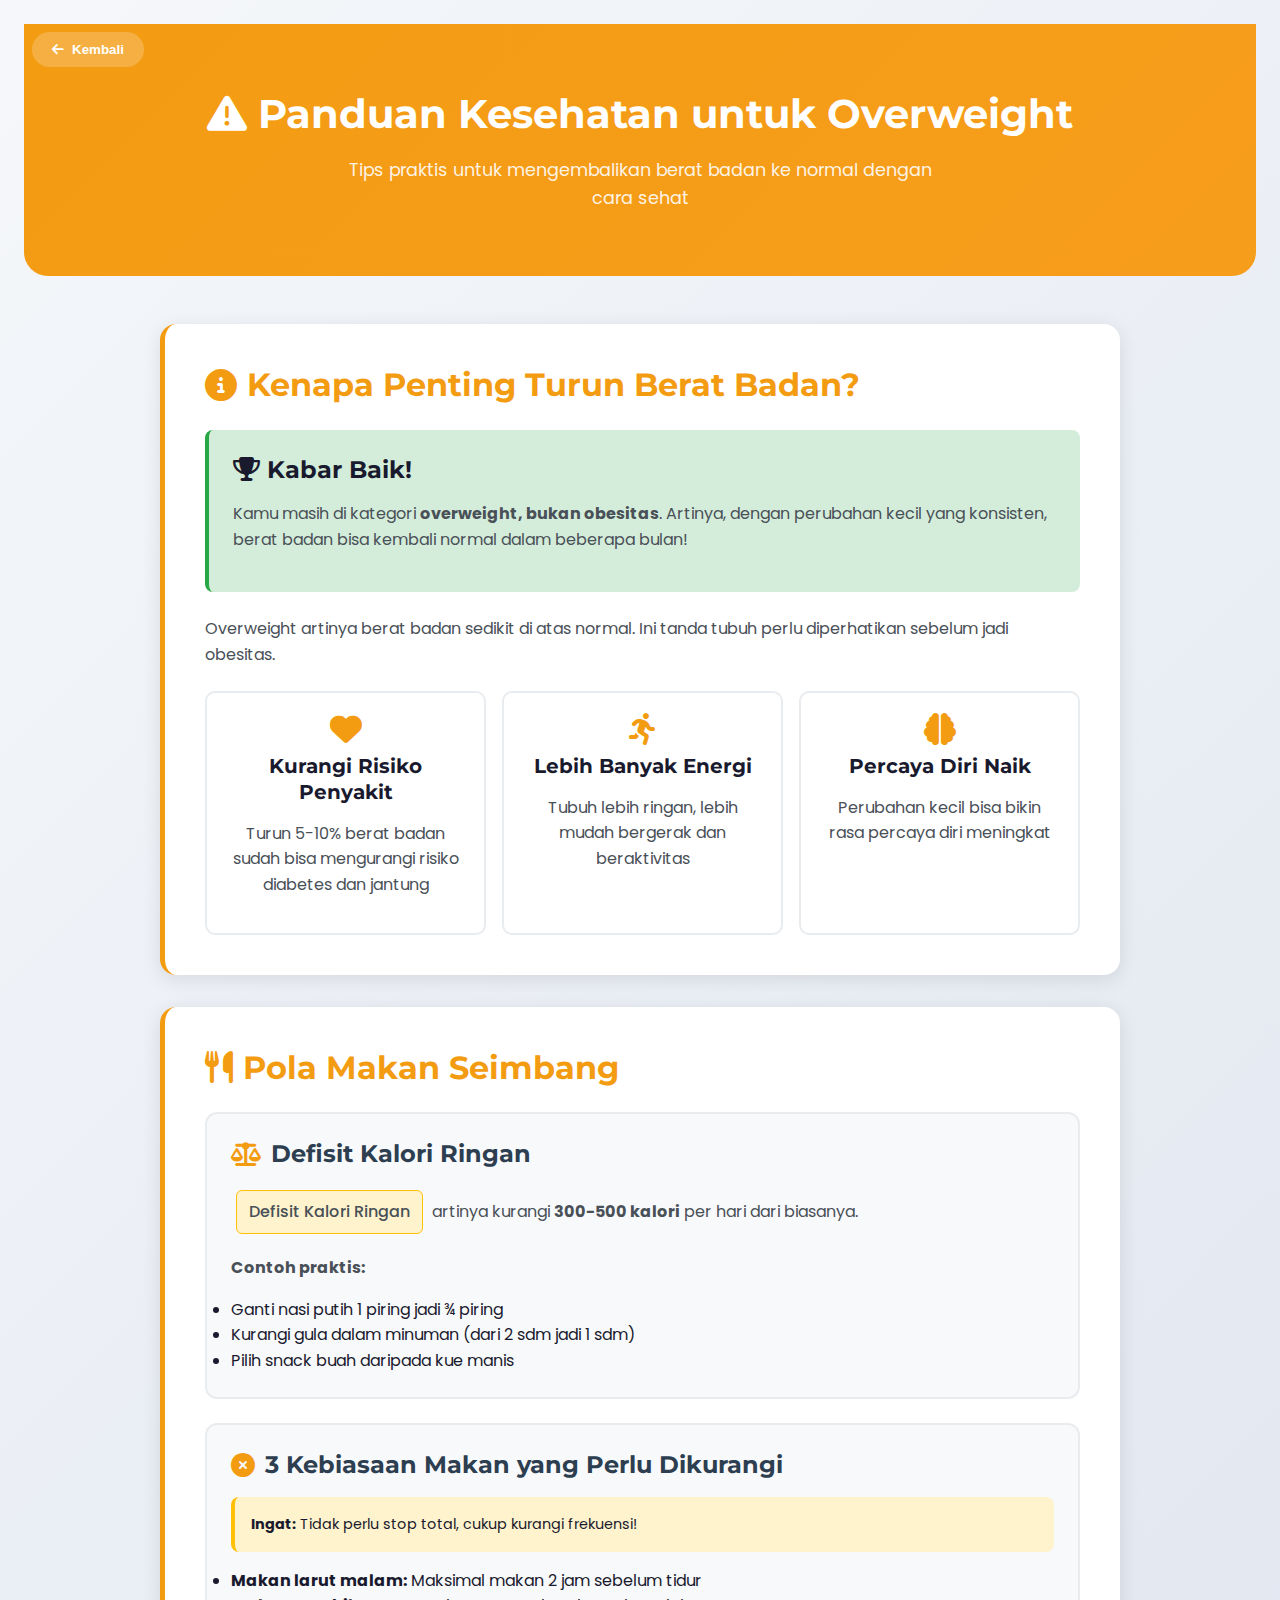
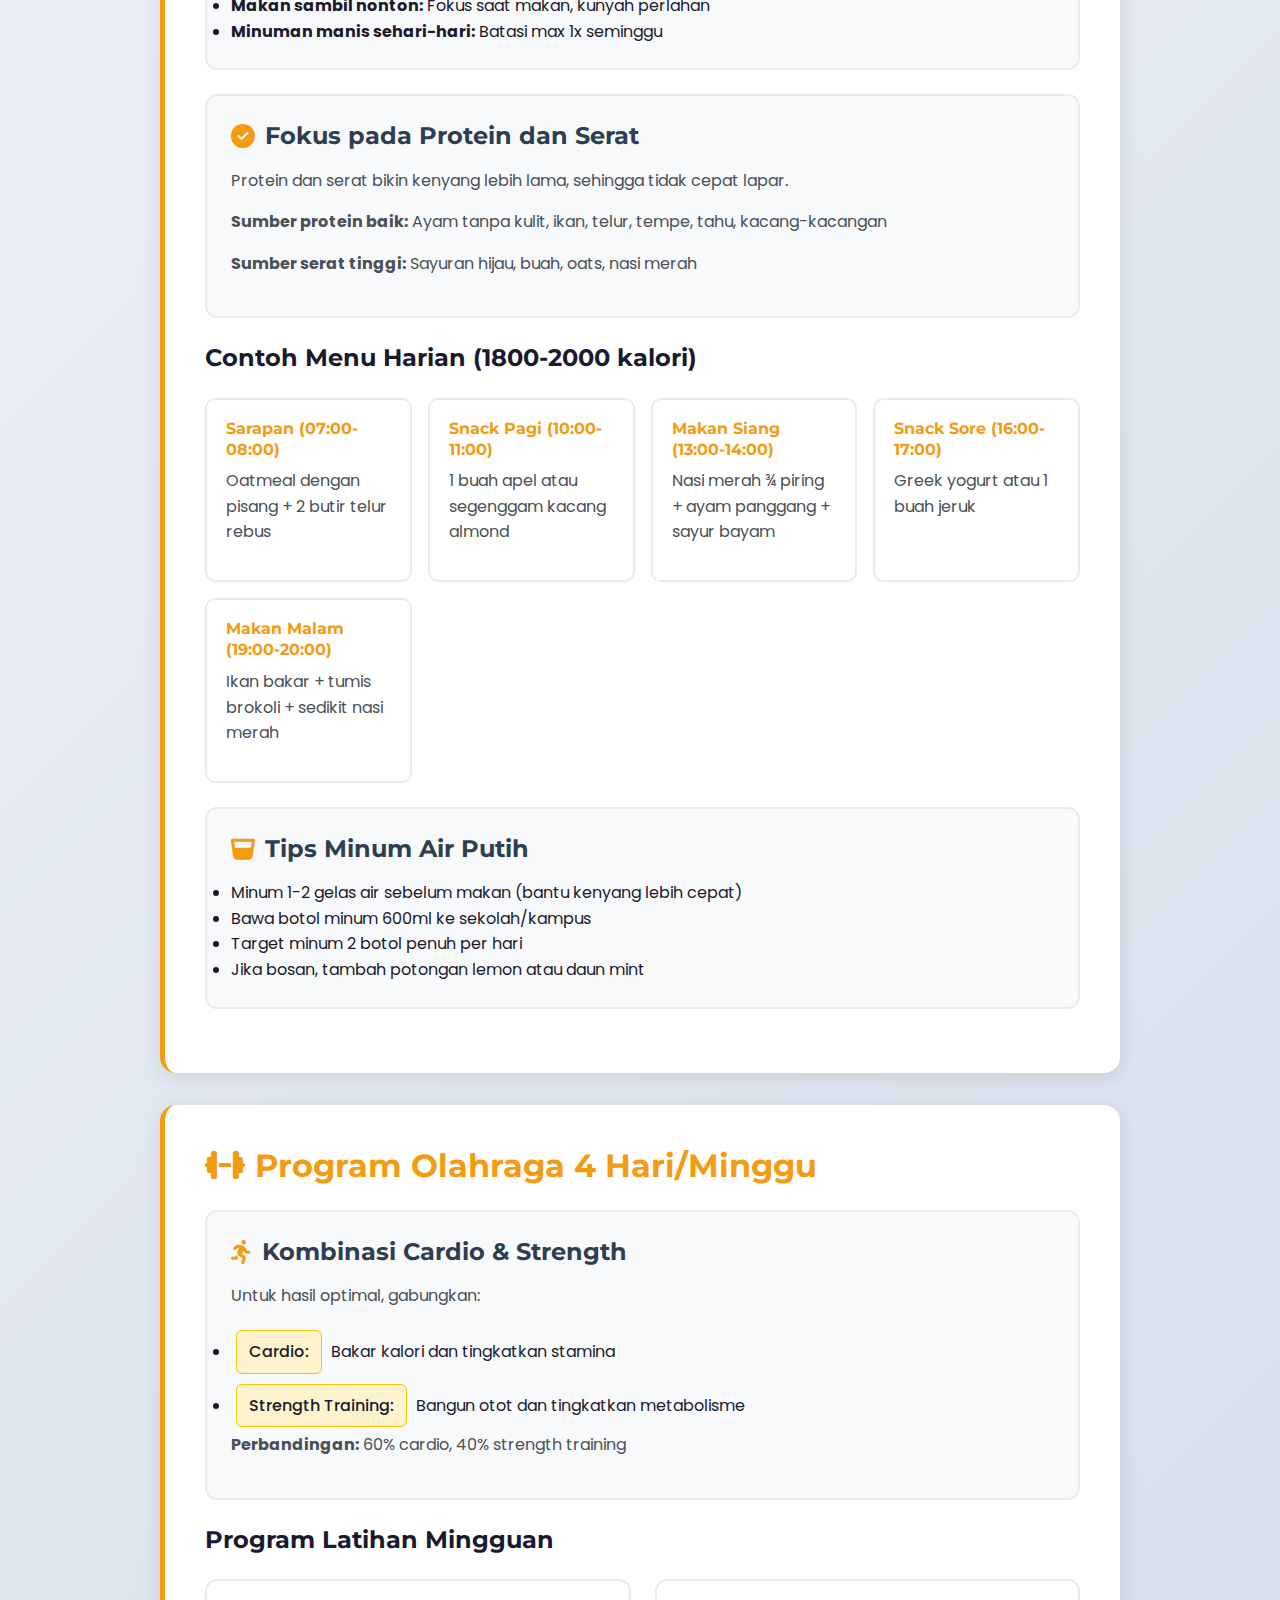
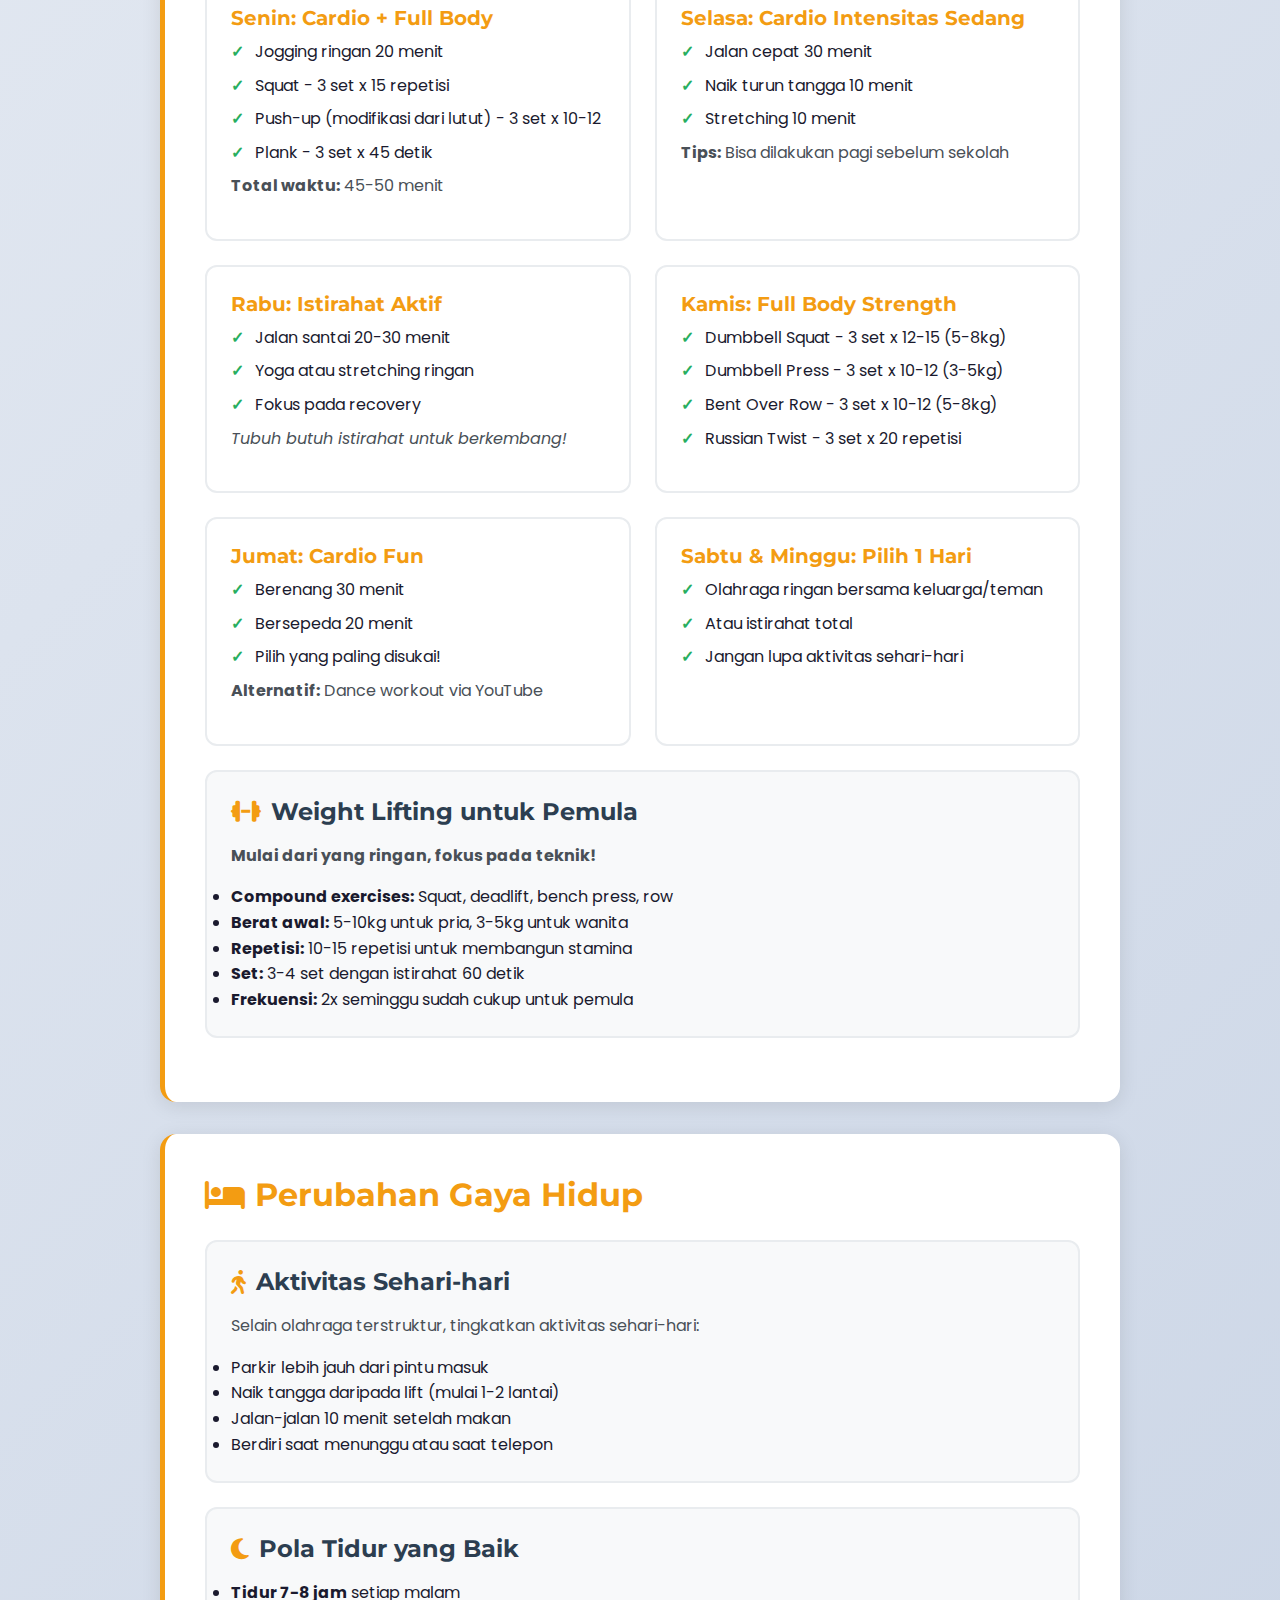
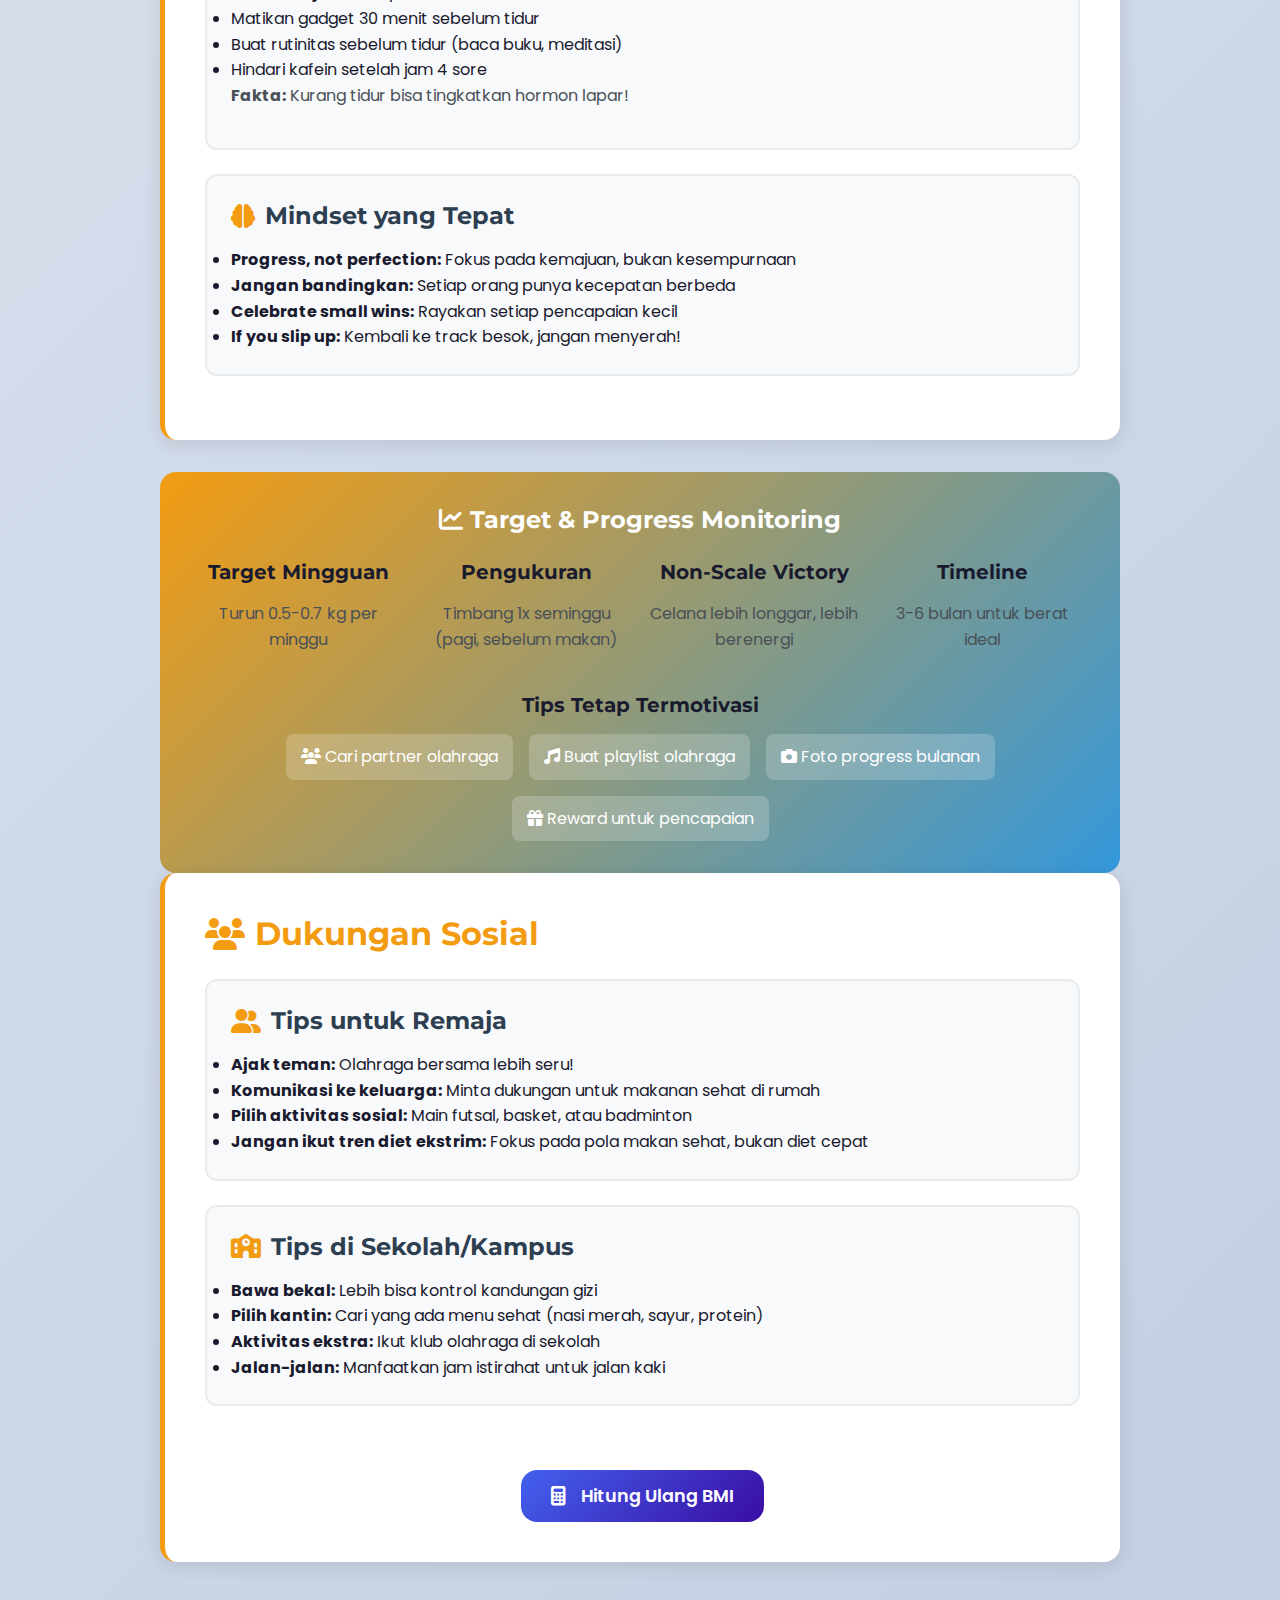
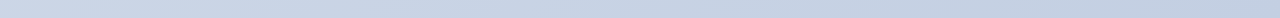
<file: tips/overweight.html>
<!DOCTYPE html>
<html lang="id">
<head>
    <meta charset="UTF-8">
    <meta name="viewport" content="width=device-width, initial-scale=1.0">
    <title>Tips Kesehatan untuk Overweight - BMI Calculator</title>
    <link rel="stylesheet" href="../css/style.css">
    <link rel="stylesheet" href="https://cdnjs.cloudflare.com/ajax/libs/font-awesome/6.4.0/css/all.min.css">
    <link href="https://fonts.googleapis.com/css2?family=Poppins:wght@300;400;500;600;700&family=Montserrat:wght@700;800&display=swap" rel="stylesheet">
    <style>
        /* Tips Page Specific Styles */
        .tips-header {
            background: linear-gradient(135deg, #f39c12, #f79d1c);
            color: white;
            padding: 4rem 0;
            text-align: center;
            border-radius: 0 0 24px 24px;
            margin-bottom: 3rem;
        }
        
        .tips-header h1 {
            color: white;
            font-size: 2.5rem;
            margin-bottom: 1rem;
        }
        
        .tips-header p {
            color: rgba(255, 255, 255, 0.9);
            max-width: 600px;
            margin: 0 auto;
            font-size: 1.1rem;
        }
        
        .back-button {
            position: absolute;
            top: 2rem;
            left: 2rem;
            background: rgba(255, 255, 255, 0.2);
            color: white;
            border: none;
            padding: 10px 20px;
            border-radius: 50px;
            cursor: pointer;
            display: flex;
            align-items: center;
            gap: 8px;
            font-weight: 600;
            transition: all 0.3s ease;
        }
        
        .back-button:hover {
            background: rgba(255, 255, 255, 0.3);
            transform: translateX(-5px);
        }
        
        .tips-content {
            max-width: 1000px;
            margin: 0 auto;
            padding: 0 20px;
        }
        
        .tip-section {
            background: white;
            border-radius: 16px;
            padding: 2.5rem;
            margin-bottom: 2rem;
            box-shadow: 0 4px 20px rgba(0, 0, 0, 0.1);
            border-left: 5px solid #f39c12;
        }
        
        .tip-section h2 {
            color: #f39c12;
            display: flex;
            align-items: center;
            gap: 10px;
            margin-bottom: 1.5rem;
        }
        
        .tip-card {
            background: #f8f9fa;
            border-radius: 12px;
            padding: 1.5rem;
            margin-bottom: 1.5rem;
            border: 2px solid #e9ecef;
        }
        
        .tip-card h3 {
            color: #2c3e50;
            display: flex;
            align-items: center;
            gap: 10px;
            margin-bottom: 1rem;
        }
        
        .tip-card h3 i {
            color: #f39c12;
        }
        
        .good-news {
            background: #d4edda;
            border-left: 4px solid #28a745;
            padding: 1.5rem;
            border-radius: 8px;
            margin: 1.5rem 0;
        }
        
        .exercise-grid {
            display: grid;
            grid-template-columns: repeat(auto-fit, minmax(300px, 1fr));
            gap: 1.5rem;
            margin-top: 1.5rem;
        }
        
        .exercise-card {
            background: white;
            border-radius: 12px;
            padding: 1.5rem;
            border: 2px solid #e9ecef;
            transition: transform 0.3s ease;
        }
        
        .exercise-card:hover {
            transform: translateY(-5px);
            border-color: #f39c12;
        }
        
        .exercise-card h4 {
            color: #f39c12;
            margin-bottom: 0.5rem;
        }
        
        .exercise-card ul {
            list-style: none;
            padding-left: 0;
        }
        
        .exercise-card li {
            margin-bottom: 0.5rem;
            padding-left: 1.5rem;
            position: relative;
        }
        
        .exercise-card li:before {
            content: "✓";
            position: absolute;
            left: 0;
            color: #27ae60;
            font-weight: bold;
        }
        
        .meal-plan {
            display: grid;
            grid-template-columns: repeat(auto-fit, minmax(200px, 1fr));
            gap: 1rem;
            margin-top: 1.5rem;
        }
        
        .meal-time {
            background: white;
            border-radius: 10px;
            padding: 1.2rem;
            border: 2px solid #e9ecef;
        }
        
        .meal-time h4 {
            color: #f39c12;
            margin-bottom: 0.5rem;
            font-size: 1rem;
        }
        
        .progress-tracker {
            background: linear-gradient(135deg, #f39c12, #3498db);
            color: white;
            padding: 2rem;
            border-radius: 16px;
            text-align: center;
            margin-top: 2rem;
        }
        
        .progress-tracker h3 {
            color: white;
            margin-bottom: 1rem;
        }
        
        .simple-term {
            background: #fff3cd;
            padding: 8px 12px;
            border-radius: 6px;
            display: inline-block;
            margin: 5px;
            font-weight: 500;
            border: 1px solid #ffc107;
        }
        
        .warning-note {
            background: #fff3cd;
            border-left: 4px solid #ffc107;
            padding: 1rem;
            border-radius: 8px;
            margin: 1rem 0;
            font-size: 0.9rem;
        }
        
        .habits-grid {
            display: grid;
            grid-template-columns: repeat(auto-fit, minmax(250px, 1fr));
            gap: 1rem;
            margin-top: 1.5rem;
        }
        
        .habit-card {
            background: white;
            border-radius: 10px;
            padding: 1.2rem;
            border: 2px solid #e9ecef;
            text-align: center;
        }
        
        .habit-card i {
            font-size: 2rem;
            color: #f39c12;
            margin-bottom: 0.5rem;
        }
        
        @media (max-width: 768px) {
            .tips-header {
                padding: 3rem 0;
            }
            
            .tips-header h1 {
                font-size: 2rem;
            }
            
            .back-button {
                top: 1rem;
                left: 1rem;
                padding: 8px 16px;
                font-size: 0.9rem;
            }
            
            .tip-section {
                padding: 1.5rem;
            }
            
            .exercise-grid {
                grid-template-columns: 1fr;
            }
            
            .habits-grid {
                grid-template-columns: 1fr;
            }
        }
    </style>
</head>
<body>
    <!-- Tips Header -->
    <header class="tips-header">
        <button class="back-button" onclick="window.history.back()">
            <i class="fas fa-arrow-left"></i> Kembali
        </button>
        <div class="container">
            <h1><i class="fas fa-exclamation-triangle"></i> Panduan Kesehatan untuk Overweight</h1>
            <p>Tips praktis untuk mengembalikan berat badan ke normal dengan cara sehat</p>
        </div>
    </header>

    <!-- Tips Content -->
    <main class="tips-content">
        <!-- Introduction -->
        <section class="tip-section">
            <h2><i class="fas fa-info-circle"></i> Kenapa Penting Turun Berat Badan?</h2>
            <div class="good-news">
                <h3><i class="fas fa-trophy"></i> Kabar Baik!</h3>
                <p>Kamu masih di kategori <strong>overweight, bukan obesitas</strong>. Artinya, dengan perubahan kecil yang konsisten, berat badan bisa kembali normal dalam beberapa bulan!</p>
            </div>
            
            <p>Overweight artinya berat badan sedikit di atas normal. Ini tanda tubuh perlu diperhatikan sebelum jadi obesitas.</p>
            
            <div class="habits-grid">
                <div class="habit-card">
                    <i class="fas fa-heart"></i>
                    <h4>Kurangi Risiko Penyakit</h4>
                    <p>Turun 5-10% berat badan sudah bisa mengurangi risiko diabetes dan jantung</p>
                </div>
                <div class="habit-card">
                    <i class="fas fa-running"></i>
                    <h4>Lebih Banyak Energi</h4>
                    <p>Tubuh lebih ringan, lebih mudah bergerak dan beraktivitas</p>
                </div>
                <div class="habit-card">
                    <i class="fas fa-brain"></i>
                    <h4>Percaya Diri Naik</h4>
                    <p>Perubahan kecil bisa bikin rasa percaya diri meningkat</p>
                </div>
            </div>
        </section>

        <!-- Nutrition Section -->
        <section class="tip-section">
            <h2><i class="fas fa-utensils"></i> Pola Makan Seimbang</h2>
            
            <div class="tip-card">
                <h3><i class="fas fa-balance-scale"></i> Defisit Kalori Ringan</h3>
                <p><span class="simple-term">Defisit Kalori Ringan</span> artinya kurangi <strong>300-500 kalori</strong> per hari dari biasanya.</p>
                <p><strong>Contoh praktis:</strong></p>
                <ul>
                    <li>Ganti nasi putih 1 piring jadi ¾ piring</li>
                    <li>Kurangi gula dalam minuman (dari 2 sdm jadi 1 sdm)</li>
                    <li>Pilih snack buah daripada kue manis</li>
                </ul>
            </div>
            
            <div class="tip-card">
                <h3><i class="fas fa-times-circle"></i> 3 Kebiasaan Makan yang Perlu Dikurangi</h3>
                <div class="warning-note">
                    <strong>Ingat:</strong> Tidak perlu stop total, cukup kurangi frekuensi!
                </div>
                <ul>
                    <li><strong>Makan larut malam:</strong> Maksimal makan 2 jam sebelum tidur</li>
                    <li><strong>Makan sambil nonton:</strong> Fokus saat makan, kunyah perlahan</li>
                    <li><strong>Minuman manis sehari-hari:</strong> Batasi max 1x seminggu</li>
                </ul>
            </div>
            
            <div class="tip-card">
                <h3><i class="fas fa-check-circle"></i> Fokus pada Protein dan Serat</h3>
                <p>Protein dan serat bikin kenyang lebih lama, sehingga tidak cepat lapar.</p>
                <p><strong>Sumber protein baik:</strong> Ayam tanpa kulit, ikan, telur, tempe, tahu, kacang-kacangan</p>
                <p><strong>Sumber serat tinggi:</strong> Sayuran hijau, buah, oats, nasi merah</p>
            </div>
            
            <h3>Contoh Menu Harian (1800-2000 kalori)</h3>
            <div class="meal-plan">
                <div class="meal-time">
                    <h4>Sarapan (07:00-08:00)</h4>
                    <p>Oatmeal dengan pisang + 2 butir telur rebus</p>
                </div>
                <div class="meal-time">
                    <h4>Snack Pagi (10:00-11:00)</h4>
                    <p>1 buah apel atau segenggam kacang almond</p>
                </div>
                <div class="meal-time">
                    <h4>Makan Siang (13:00-14:00)</h4>
                    <p>Nasi merah ¾ piring + ayam panggang + sayur bayam</p>
                </div>
                <div class="meal-time">
                    <h4>Snack Sore (16:00-17:00)</h4>
                    <p>Greek yogurt atau 1 buah jeruk</p>
                </div>
                <div class="meal-time">
                    <h4>Makan Malam (19:00-20:00)</h4>
                    <p>Ikan bakar + tumis brokoli + sedikit nasi merah</p>
                </div>
            </div>
            
            <div class="tip-card" style="margin-top: 1.5rem;">
                <h3><i class="fas fa-glass-whiskey"></i> Tips Minum Air Putih</h3>
                <ul>
                    <li>Minum 1-2 gelas air sebelum makan (bantu kenyang lebih cepat)</li>
                    <li>Bawa botol minum 600ml ke sekolah/kampus</li>
                    <li>Target minum 2 botol penuh per hari</li>
                    <li>Jika bosan, tambah potongan lemon atau daun mint</li>
                </ul>
            </div>
        </section>

        <!-- Exercise Section -->
        <section class="tip-section">
            <h2><i class="fas fa-dumbbell"></i> Program Olahraga 4 Hari/Minggu</h2>
            
            <div class="tip-card">
                <h3><i class="fas fa-running"></i> Kombinasi Cardio & Strength</h3>
                <p>Untuk hasil optimal, gabungkan:</p>
                <ul>
                    <li><span class="simple-term">Cardio:</span> Bakar kalori dan tingkatkan stamina</li>
                    <li><span class="simple-term">Strength Training:</span> Bangun otot dan tingkatkan metabolisme</li>
                </ul>
                <p><strong>Perbandingan:</strong> 60% cardio, 40% strength training</p>
            </div>
            
            <h3>Program Latihan Mingguan</h3>
            <div class="exercise-grid">
                <div class="exercise-card">
                    <h4>Senin: Cardio + Full Body</h4>
                    <ul>
                        <li>Jogging ringan 20 menit</li>
                        <li>Squat - 3 set x 15 repetisi</li>
                        <li>Push-up (modifikasi dari lutut) - 3 set x 10-12</li>
                        <li>Plank - 3 set x 45 detik</li>
                    </ul>
                    <p><strong>Total waktu:</strong> 45-50 menit</p>
                </div>
                
                <div class="exercise-card">
                    <h4>Selasa: Cardio Intensitas Sedang</h4>
                    <ul>
                        <li>Jalan cepat 30 menit</li>
                        <li>Naik turun tangga 10 menit</li>
                        <li>Stretching 10 menit</li>
                    </ul>
                    <p><strong>Tips:</strong> Bisa dilakukan pagi sebelum sekolah</p>
                </div>
                
                <div class="exercise-card">
                    <h4>Rabu: Istirahat Aktif</h4>
                    <ul>
                        <li>Jalan santai 20-30 menit</li>
                        <li>Yoga atau stretching ringan</li>
                        <li>Fokus pada recovery</li>
                    </ul>
                    <p><em>Tubuh butuh istirahat untuk berkembang!</em></p>
                </div>
                
                <div class="exercise-card">
                    <h4>Kamis: Full Body Strength</h4>
                    <ul>
                        <li>Dumbbell Squat - 3 set x 12-15 (5-8kg)</li>
                        <li>Dumbbell Press - 3 set x 10-12 (3-5kg)</li>
                        <li>Bent Over Row - 3 set x 10-12 (5-8kg)</li>
                        <li>Russian Twist - 3 set x 20 repetisi</li>
                    </ul>
                </div>
                
                <div class="exercise-card">
                    <h4>Jumat: Cardio Fun</h4>
                    <ul>
                        <li>Berenang 30 menit</li>
                        <li>Bersepeda 20 menit</li>
                        <li>Pilih yang paling disukai!</li>
                    </ul>
                    <p><strong>Alternatif:</strong> Dance workout via YouTube</p>
                </div>
                
                <div class="exercise-card">
                    <h4>Sabtu & Minggu: Pilih 1 Hari</h4>
                    <ul>
                        <li>Olahraga ringan bersama keluarga/teman</li>
                        <li>Atau istirahat total</li>
                        <li>Jangan lupa aktivitas sehari-hari</li>
                    </ul>
                </div>
            </div>
            
            <div class="tip-card" style="margin-top: 1.5rem;">
                <h3><i class="fas fa-dumbbell"></i> Weight Lifting untuk Pemula</h3>
                <p><strong>Mulai dari yang ringan, fokus pada teknik!</strong></p>
                <ul>
                    <li><strong>Compound exercises:</strong> Squat, deadlift, bench press, row</li>
                    <li><strong>Berat awal:</strong> 5-10kg untuk pria, 3-5kg untuk wanita</li>
                    <li><strong>Repetisi:</strong> 10-15 repetisi untuk membangun stamina</li>
                    <li><strong>Set:</strong> 3-4 set dengan istirahat 60 detik</li>
                    <li><strong>Frekuensi:</strong> 2x seminggu sudah cukup untuk pemula</li>
                </ul>
            </div>
        </section>

        <!-- Lifestyle Section -->
        <section class="tip-section">
            <h2><i class="fas fa-bed"></i> Perubahan Gaya Hidup</h2>
            
            <div class="tip-card">
                <h3><i class="fas fa-walking"></i> Aktivitas Sehari-hari</h3>
                <p>Selain olahraga terstruktur, tingkatkan aktivitas sehari-hari:</p>
                <ul>
                    <li>Parkir lebih jauh dari pintu masuk</li>
                    <li>Naik tangga daripada lift (mulai 1-2 lantai)</li>
                    <li>Jalan-jalan 10 menit setelah makan</li>
                    <li>Berdiri saat menunggu atau saat telepon</li>
                </ul>
            </div>
            
            <div class="tip-card">
                <h3><i class="fas fa-moon"></i> Pola Tidur yang Baik</h3>
                <ul>
                    <li><strong>Tidur 7-8 jam</strong> setiap malam</li>
                    <li>Matikan gadget 30 menit sebelum tidur</li>
                    <li>Buat rutinitas sebelum tidur (baca buku, meditasi)</li>
                    <li>Hindari kafein setelah jam 4 sore</li>
                </ul>
                <p><strong>Fakta:</strong> Kurang tidur bisa tingkatkan hormon lapar!</p>
            </div>
            
            <div class="tip-card">
                <h3><i class="fas fa-brain"></i> Mindset yang Tepat</h3>
                <ul>
                    <li><strong>Progress, not perfection:</strong> Fokus pada kemajuan, bukan kesempurnaan</li>
                    <li><strong>Jangan bandingkan:</strong> Setiap orang punya kecepatan berbeda</li>
                    <li><strong>Celebrate small wins:</strong> Rayakan setiap pencapaian kecil</li>
                    <li><strong>If you slip up:</strong> Kembali ke track besok, jangan menyerah!</li>
                </ul>
            </div>
        </section>

        <!-- Progress & Motivation -->
        <section class="progress-tracker">
            <h3><i class="fas fa-chart-line"></i> Target & Progress Monitoring</h3>
            <div style="display: grid; grid-template-columns: repeat(auto-fit, minmax(200px, 1fr)); gap: 1rem; margin-top: 1.5rem;">
                <div>
                    <h4>Target Mingguan</h4>
                    <p>Turun 0.5-0.7 kg per minggu</p>
                </div>
                <div>
                    <h4>Pengukuran</h4>
                    <p>Timbang 1x seminggu (pagi, sebelum makan)</p>
                </div>
                <div>
                    <h4>Non-Scale Victory</h4>
                    <p>Celana lebih longgar, lebih berenergi</p>
                </div>
                <div>
                    <h4>Timeline</h4>
                    <p>3-6 bulan untuk berat ideal</p>
                </div>
            </div>
            
            <div style="margin-top: 1.5rem;">
                <h4>Tips Tetap Termotivasi</h4>
                <div style="display: flex; flex-wrap: wrap; gap: 1rem; justify-content: center; margin-top: 1rem;">
                    <div style="background: rgba(255,255,255,0.2); padding: 10px 15px; border-radius: 8px;">
                        <i class="fas fa-users"></i> Cari partner olahraga
                    </div>
                    <div style="background: rgba(255,255,255,0.2); padding: 10px 15px; border-radius: 8px;">
                        <i class="fas fa-music"></i> Buat playlist olahraga
                    </div>
                    <div style="background: rgba(255,255,255,0.2); padding: 10px 15px; border-radius: 8px;">
                        <i class="fas fa-camera"></i> Foto progress bulanan
                    </div>
                    <div style="background: rgba(255,255,255,0.2); padding: 10px 15px; border-radius: 8px;">
                        <i class="fas fa-gift"></i> Reward untuk pencapaian
                    </div>
                </div>
            </div>
        </section>

        <!-- Social & Support -->
        <section class="tip-section">
            <h2><i class="fas fa-users"></i> Dukungan Sosial</h2>
            
            <div class="tip-card">
                <h3><i class="fas fa-user-friends"></i> Tips untuk Remaja</h3>
                <ul>
                    <li><strong>Ajak teman:</strong> Olahraga bersama lebih seru!</li>
                    <li><strong>Komunikasi ke keluarga:</strong> Minta dukungan untuk makanan sehat di rumah</li>
                    <li><strong>Pilih aktivitas sosial:</strong> Main futsal, basket, atau badminton</li>
                    <li><strong>Jangan ikut tren diet ekstrim:</strong> Fokus pada pola makan sehat, bukan diet cepat</li>
                </ul>
            </div>
            
            <div class="tip-card">
                <h3><i class="fas fa-school"></i> Tips di Sekolah/Kampus</h3>
                <ul>
                    <li><strong>Bawa bekal:</strong> Lebih bisa kontrol kandungan gizi</li>
                    <li><strong>Pilih kantin:</strong> Cari yang ada menu sehat (nasi merah, sayur, protein)</li>
                    <li><strong>Aktivitas ekstra:</strong> Ikut klub olahraga di sekolah</li>
                    <li><strong>Jalan-jalan:</strong> Manfaatkan jam istirahat untuk jalan kaki</li>
                </ul>
            </div>
            
            <div style="text-align: center; margin-top: 2rem; display: flex; gap: 1rem; justify-content: center; flex-wrap: wrap;">
                <a href="../index.html" class="calculate-btn" style="display: inline-flex; width: auto; padding: 12px 30px;">
                    <i class="fas fa-calculator"></i> Hitung Ulang BMI
                </a>
                
            </div>
        </section>
    </main>

    <script>
        // Smooth scroll for anchor links
        document.querySelectorAll('a[href^="#"]').forEach(anchor => {
            anchor.addEventListener('click', function (e) {
                e.preventDefault();
                const target = document.querySelector(this.getAttribute('href'));
                if (target) {
                    target.scrollIntoView({
                        behavior: 'smooth',
                        block: 'start'
                    });
                }
            });
        });
        
        // Back button functionality
        document.querySelector('.back-button').addEventListener('click', function() {
            if (document.referrer && document.referrer.includes(window.location.hostname)) {
                window.history.back();
            } else {
                window.location.href = '../index.html';
            }
        });
        
        // Highlight simple terms
        document.querySelectorAll('.simple-term').forEach(term => {
            term.addEventListener('click', function() {
                this.style.backgroundColor = '#f39c12';
                this.style.color = 'white';
                setTimeout(() => {
                    this.style.backgroundColor = '#fff3cd';
                    this.style.color = 'inherit';
                }, 1000);
            });
        });
        
        // Motivational message
        window.addEventListener('load', function() {
            const messages = [
                "Kamu bisa! Perubahan kecil hari ini = hasil besar besok 💪",
                "Setiap langkah kecil penting. Terus semangat! 🏃‍♂️",
                "Progress, not perfection! Yang penting konsisten ✨"
            ];
            const randomMsg = messages[Math.floor(Math.random() * messages.length)];
            console.log(`%c${randomMsg}`, 'color: #f39c12; font-size: 14px; font-weight: bold;');
        });
    </script>
</body>
</html>
</file>
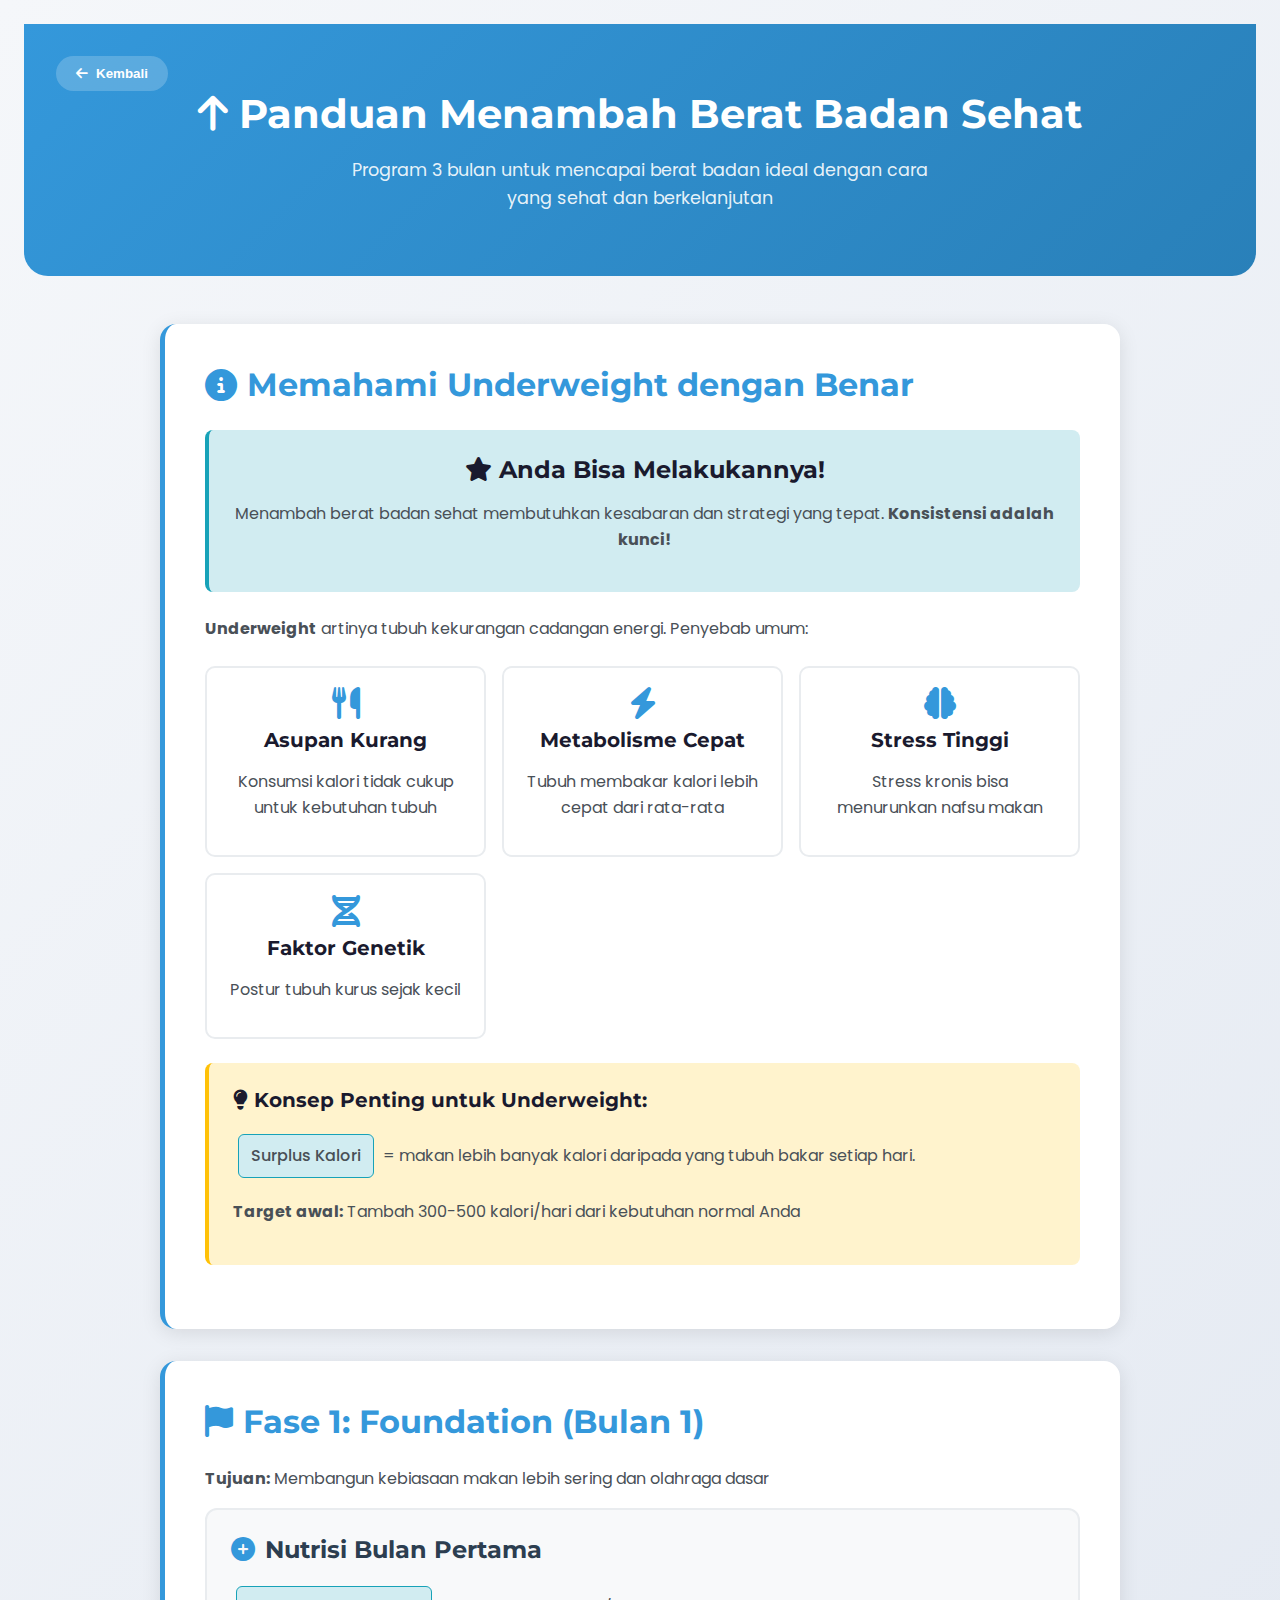
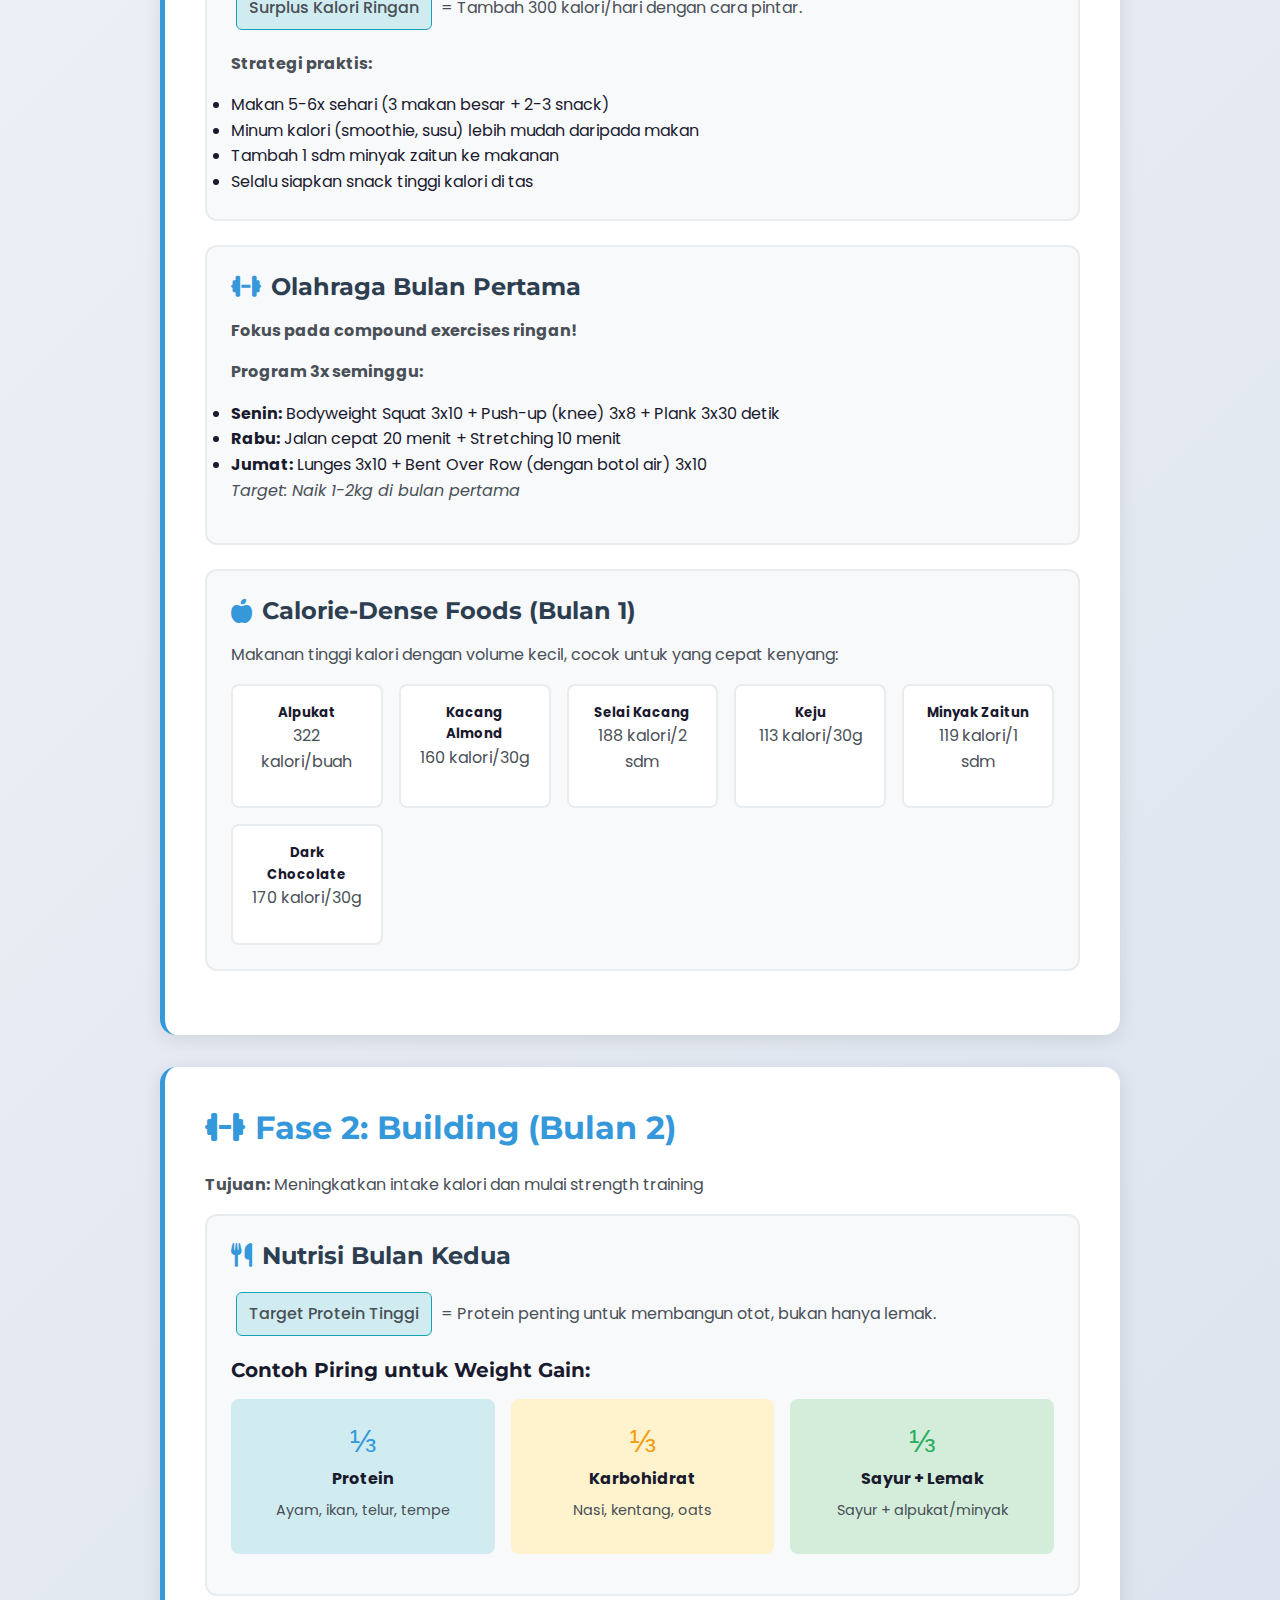
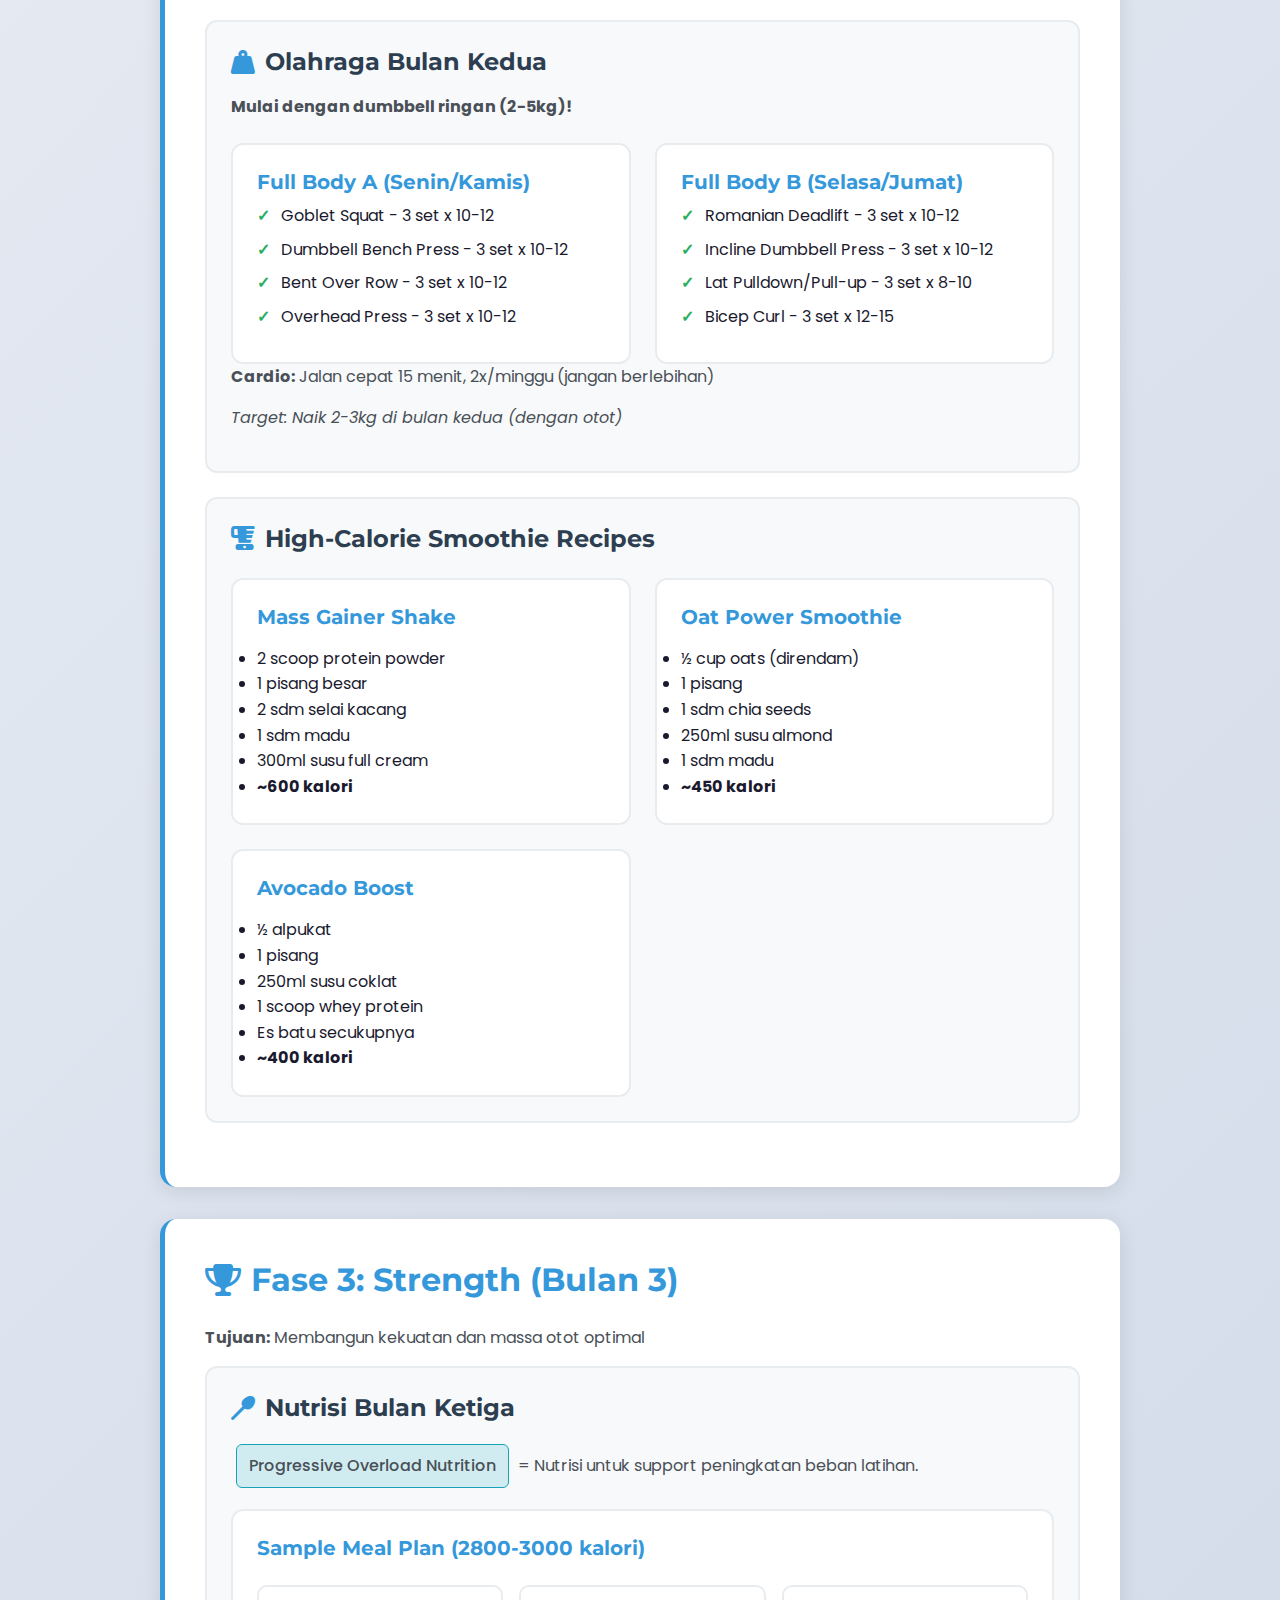
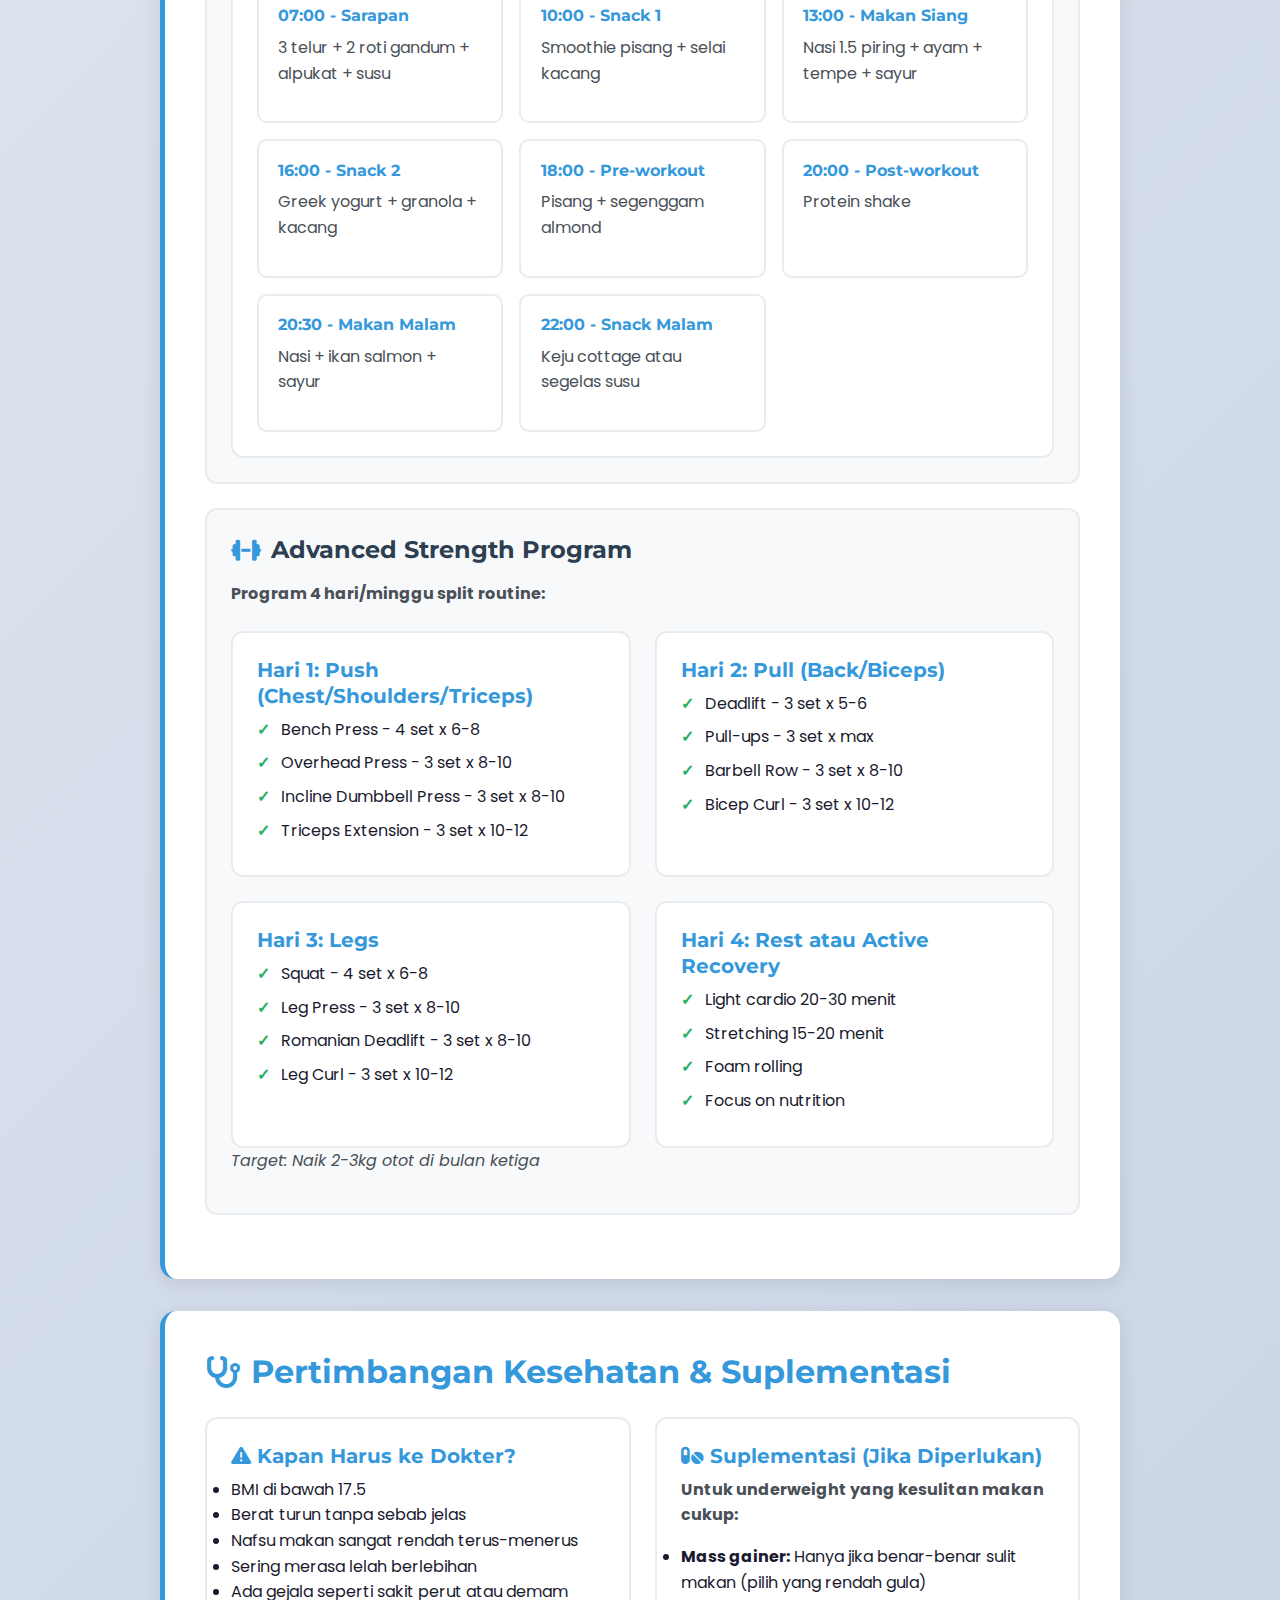
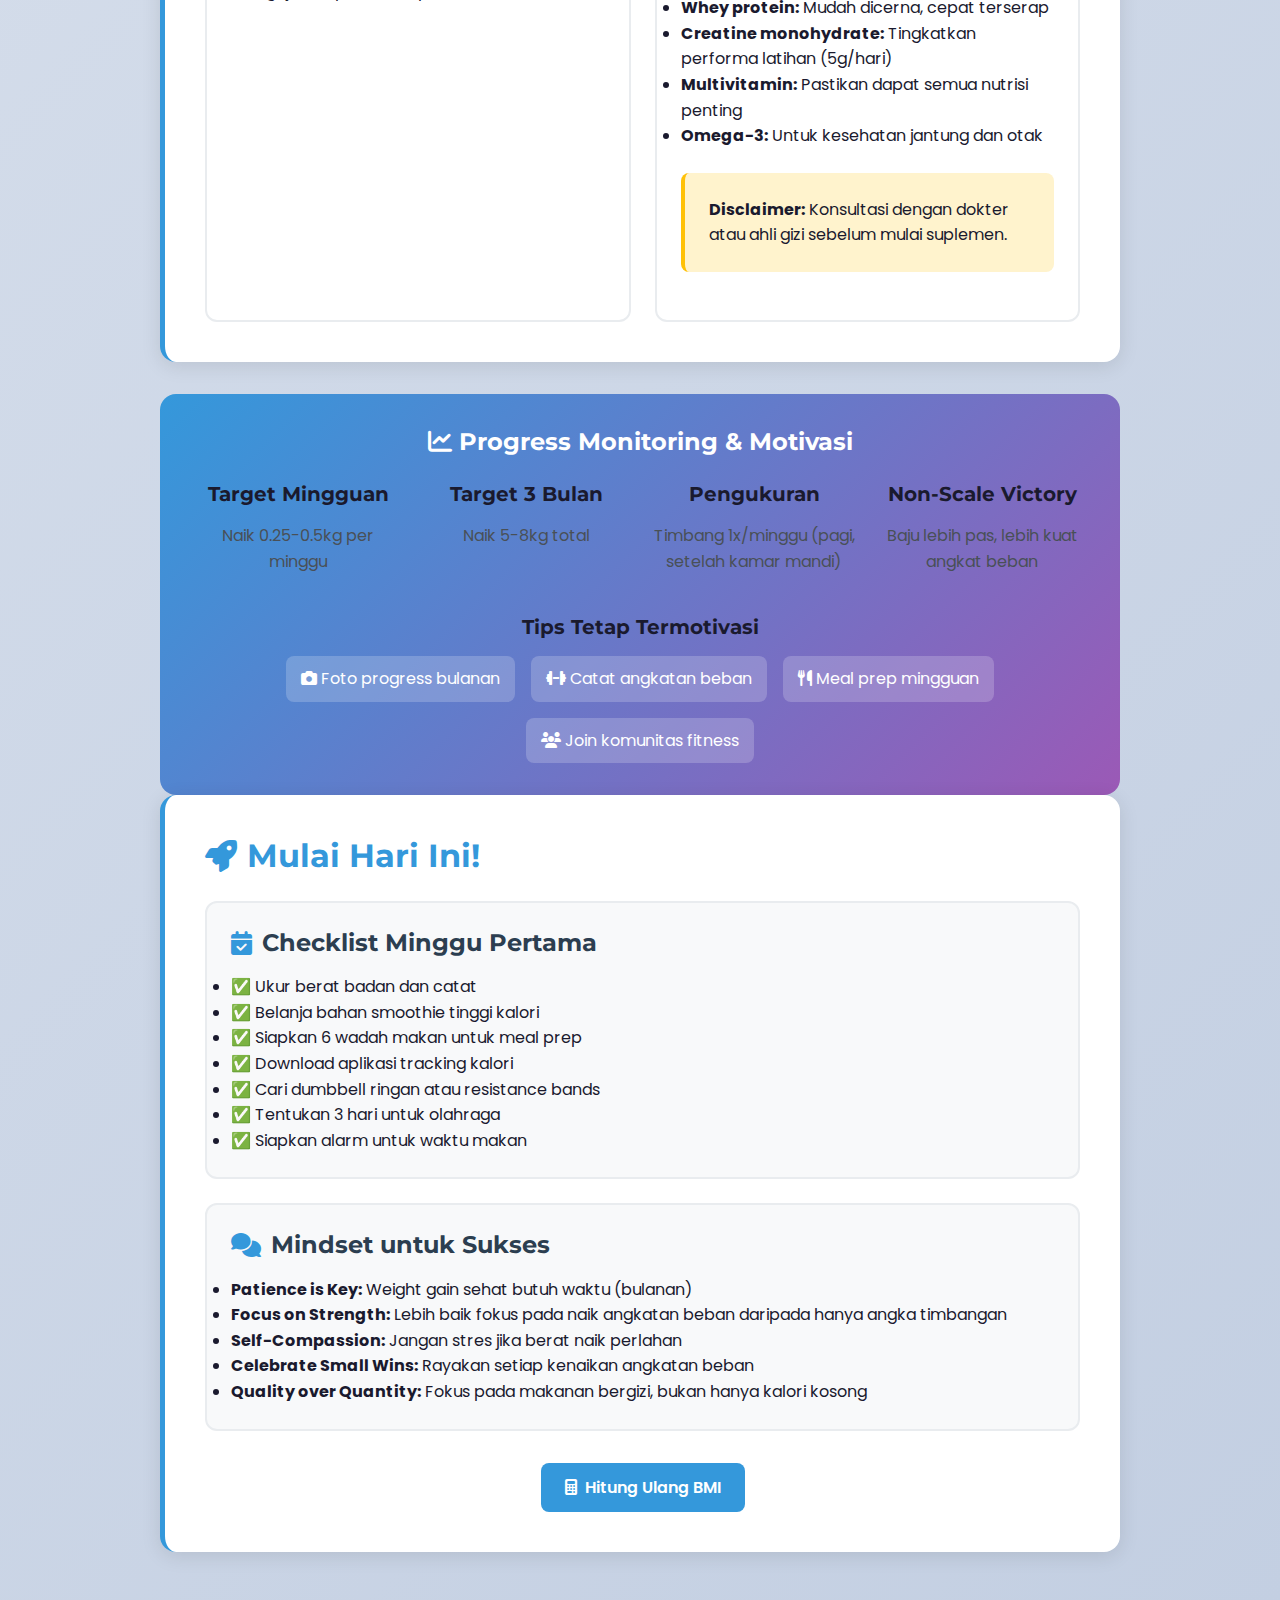
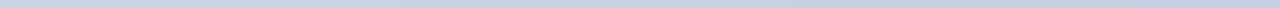
<file: tips/underweight.html>
<!DOCTYPE html>
<html lang="id">

<head>
    <meta charset="UTF-8">
    <meta name="viewport" content="width=device-width, initial-scale=1.0">
    <title>Tips Kesehatan untuk Underweight - BMI Calculator</title>
    <link rel="stylesheet" href="../css/style.css">
    <link rel="stylesheet" href="https://cdnjs.cloudflare.com/ajax/libs/font-awesome/6.4.0/css/all.min.css">
    <link
        href="https://fonts.googleapis.com/css2?family=Poppins:wght@300;400;500;600;700&family=Montserrat:wght@700;800&display=swap"
        rel="stylesheet">
    <style>
        /* Tips Page Specific Styles */
        .tips-header {
            background: linear-gradient(135deg, #3498db, #2980b9);
            color: white;
            padding: 4rem 0;
            text-align: center;
            border-radius: 0 0 24px 24px;
            margin-bottom: 3rem;
            position: relative;
        }

        .tips-header h1 {
            color: white;
            font-size: 2.5rem;
            margin-bottom: 1rem;
        }

        .tips-header p {
            color: rgba(255, 255, 255, 0.9);
            max-width: 600px;
            margin: 0 auto;
            font-size: 1.1rem;
        }

        .back-button {
            position: absolute;
            top: 2rem;
            left: 2rem;
            background: rgba(255, 255, 255, 0.2);
            color: white;
            border: none;
            padding: 10px 20px;
            border-radius: 50px;
            cursor: pointer;
            display: flex;
            align-items: center;
            gap: 8px;
            font-weight: 600;
            transition: all 0.3s ease;
        }

        .back-button:hover {
            background: rgba(255, 255, 255, 0.3);
            transform: translateX(-5px);
        }

        .tips-content {
            max-width: 1000px;
            margin: 0 auto;
            padding: 0 20px;
        }

        .tip-section {
            background: white;
            border-radius: 16px;
            padding: 2.5rem;
            margin-bottom: 2rem;
            box-shadow: 0 4px 20px rgba(0, 0, 0, 0.1);
            border-left: 5px solid #3498db;
        }

        .tip-section h2 {
            color: #3498db;
            display: flex;
            align-items: center;
            gap: 10px;
            margin-bottom: 1.5rem;
        }

        .tip-card {
            background: #f8f9fa;
            border-radius: 12px;
            padding: 1.5rem;
            margin-bottom: 1.5rem;
            border: 2px solid #e9ecef;
        }

        .tip-card h3 {
            color: #2c3e50;
            display: flex;
            align-items: center;
            gap: 10px;
            margin-bottom: 1rem;
        }

        .tip-card h3 i {
            color: #3498db;
        }

        .encouragement-box {
            background: #d1ecf1;
            border-left: 4px solid #17a2b8;
            padding: 1.5rem;
            border-radius: 8px;
            margin: 1.5rem 0;
            text-align: center;
        }

        .exercise-grid {
            display: grid;
            grid-template-columns: repeat(auto-fit, minmax(300px, 1fr));
            gap: 1.5rem;
            margin-top: 1.5rem;
        }

        .exercise-card {
            background: white;
            border-radius: 12px;
            padding: 1.5rem;
            border: 2px solid #e9ecef;
            transition: transform 0.3s ease;
        }

        .exercise-card:hover {
            transform: translateY(-5px);
            border-color: #3498db;
        }

        .exercise-card h4 {
            color: #3498db;
            margin-bottom: 0.5rem;
        }

        .exercise-card ul {
            list-style: none;
            padding-left: 0;
        }

        .exercise-card li {
            margin-bottom: 0.5rem;
            padding-left: 1.5rem;
            position: relative;
        }

        .exercise-card li:before {
            content: "✓";
            position: absolute;
            left: 0;
            color: #27ae60;
            font-weight: bold;
        }

        .meal-plan {
            display: grid;
            grid-template-columns: repeat(auto-fit, minmax(200px, 1fr));
            gap: 1rem;
            margin-top: 1.5rem;
        }

        .meal-time {
            background: white;
            border-radius: 10px;
            padding: 1.2rem;
            border: 2px solid #e9ecef;
        }

        .meal-time h4 {
            color: #3498db;
            margin-bottom: 0.5rem;
            font-size: 1rem;
        }

        .progress-tracker {
            background: linear-gradient(135deg, #3498db, #9b59b6);
            color: white;
            padding: 2rem;
            border-radius: 16px;
            text-align: center;
            margin-top: 2rem;
        }

        .progress-tracker h3 {
            color: white;
            margin-bottom: 1rem;
        }

        .simple-term {
            background: #d1ecf1;
            padding: 8px 12px;
            border-radius: 6px;
            display: inline-block;
            margin: 5px;
            font-weight: 500;
            border: 1px solid #17a2b8;
            cursor: help;
        }

        .calorie-dense-foods {
            background: #fff3cd;
            border-left: 4px solid #ffc107;
            padding: 1.5rem;
            border-radius: 8px;
            margin: 1.5rem 0;
        }

        .challenges-grid {
            display: grid;
            grid-template-columns: repeat(auto-fit, minmax(250px, 1fr));
            gap: 1rem;
            margin-top: 1.5rem;
        }

        .challenge-card {
            background: white;
            border-radius: 10px;
            padding: 1.2rem;
            border: 2px solid #e9ecef;
            text-align: center;
        }

        .challenge-card i {
            font-size: 2rem;
            color: #3498db;
            margin-bottom: 0.5rem;
        }

        .weight-gain-grid {
            display: grid;
            grid-template-columns: repeat(auto-fit, minmax(300px, 1fr));
            gap: 1.5rem;
            margin-top: 1.5rem;
        }

        .weight-gain-card {
            background: white;
            border-radius: 12px;
            padding: 1.5rem;
            border: 2px solid #e9ecef;
        }

        .weight-gain-card h4 {
            color: #3498db;
            margin-bottom: 0.5rem;
        }

        /* FIXED: Calorie dense foods grid - responsive */
        .high-calorie-snacks {
            display: grid;
            grid-template-columns: repeat(auto-fit, minmax(150px, 1fr));
            gap: 1rem;
            margin-top: 1rem;
        }

        .snack-item {
            background: white;
            border-radius: 8px;
            padding: 1rem;
            text-align: center;
            border: 2px solid #e9ecef;
            box-sizing: border-box;
            transition: transform 0.3s ease;
        }

        .snack-item:hover {
            transform: translateY(-3px);
            border-color: #3498db;
        }

        .action-buttons {
            display: flex;
            gap: 1rem;
            flex-wrap: wrap;
            margin-top: 2rem;
            justify-content: center;
        }

        .btn-action {
            padding: 12px 24px;
            border: none;
            border-radius: 8px;
            font-family: 'Poppins', sans-serif;
            font-weight: 600;
            cursor: pointer;
            display: inline-flex;
            align-items: center;
            gap: 8px;
            text-decoration: none;
            transition: all 0.3s ease;
        }

        .btn-primary {
            background: #3498db;
            color: white;
        }

        .btn-secondary {
            background: #6c757d;
            color: white;
        }

        .btn-success {
            background: #2ecc71;
            color: white;
        }

        .btn-action:hover {
            transform: translateY(-3px);
            box-shadow: 0 4px 12px rgba(0, 0, 0, 0.15);
        }

        /* Smoothie recipes section */
        .smoothie-recipes {
            display: grid;
            grid-template-columns: repeat(auto-fit, minmax(300px, 1fr));
            gap: 1.5rem;
            margin-top: 1.5rem;
        }

        .smoothie-card {
            background: white;
            border-radius: 12px;
            padding: 1.5rem;
            border: 2px solid #e9ecef;
        }

        .smoothie-card h4 {
            color: #3498db;
            margin-bottom: 1rem;
        }

        /* Responsive fixes for very small screens */
        @media (max-width: 384px) {
            .tips-header {
                padding: 3rem 0 2rem !important;
            }

            .tips-header h1 {
                font-size: 1.5rem !important;
                padding: 0 10px;
            }

            .tips-header p {
                font-size: 0.9rem !important;
                padding: 0 15px;
            }

            .back-button {
                top: 1rem !important;
                left: 1rem !important;
                padding: 8px 12px !important;
                font-size: 0.8rem !important;
            }

            .tips-content {
                padding: 0 10px !important;
            }

            .tip-section {
                padding: 1.2rem !important;
                margin: 0 -10px 1.5rem !important;
                width: calc(100% + 20px) !important;
                border-radius: 12px !important;
            }

            .tip-card {
                padding: 1rem !important;
                margin-bottom: 1rem !important;
            }

            .tip-section h2 {
                font-size: 1.2rem !important;
            }

            .tip-card h3 {
                font-size: 1rem !important;
            }

            /* FIXED: High calorie snacks grid untuk mobile sangat kecil */
            .high-calorie-snacks {
                grid-template-columns: repeat(2, 1fr) !important;
                gap: 0.8rem !important;
            }

            .snack-item {
                padding: 0.8rem 0.5rem !important;
                min-width: 0 !important;
                /* Pastikan tidak overflow */
                overflow: hidden !important;
            }

            .snack-item h5 {
                font-size: 0.85rem !important;
                margin-bottom: 0.3rem !important;
                white-space: nowrap !important;
                overflow: hidden !important;
                text-overflow: ellipsis !important;
            }

            .snack-item p {
                font-size: 0.75rem !important;
                margin: 0 !important;
            }

            .exercise-grid,
            .weight-gain-grid,
            .smoothie-recipes {
                grid-template-columns: 1fr !important;
                gap: 1rem !important;
            }

            .meal-plan {
                grid-template-columns: 1fr !important;
                gap: 0.8rem !important;
            }

            .meal-time {
                padding: 1rem !important;
            }

            .progress-tracker {
                padding: 1.5rem 1rem !important;
                margin: 0 -10px 1.5rem !important;
                width: calc(100% + 20px) !important;
                border-radius: 12px !important;
            }

            .progress-tracker h3 {
                font-size: 1.1rem !important;
            }

            .simple-term {
                font-size: 0.85rem !important;
                padding: 6px 10px !important;
                margin: 3px !important;
            }

            .encouragement-box,
            .calorie-dense-foods {
                padding: 1rem !important;
                margin: 1rem 0 !important;
            }

            .challenges-grid {
                grid-template-columns: 1fr !important;
                gap: 0.8rem !important;
            }

            .challenge-card {
                padding: 1rem !important;
            }

            .challenge-card i {
                font-size: 1.5rem !important;
            }

            .action-buttons {
                flex-direction: column !important;
                gap: 0.8rem !important;
            }

            .btn-action {
                width: 100% !important;
                justify-content: center !important;
                padding: 12px 16px !important;
                font-size: 0.9rem !important;
            }

            .weight-gain-card,
            .smoothie-card {
                padding: 1rem !important;
            }

            .exercise-card {
                padding: 1rem !important;
            }

            .exercise-card h4 {
                font-size: 0.95rem !important;
            }

            .exercise-card li {
                font-size: 0.85rem !important;
                padding-left: 1.2rem !important;
                margin-bottom: 0.3rem !important;
            }

            /* Ensure no horizontal scroll */
            html,
            body {
                overflow-x: hidden !important;
                max-width: 100% !important;
                position: relative !important;
            }

            * {
                max-width: 100% !important;
                box-sizing: border-box !important;
            }
        }

        /* For screens 385px - 480px */
        @media (min-width: 385px) and (max-width: 480px) {
            .tips-header {
                padding: 3rem 0;
            }

            .tips-header h1 {
                font-size: 1.8rem;
            }

            .back-button {
                top: 1.5rem;
                left: 1.5rem;
                padding: 8px 16px;
            }

            .tip-section {
                padding: 1.5rem;
            }

            /* FIXED: High calorie snacks untuk 385-480px */
            .high-calorie-snacks {
                grid-template-columns: repeat(3, 1fr);
                gap: 0.8rem;
            }

            .exercise-grid,
            .weight-gain-grid,
            .smoothie-recipes {
                grid-template-columns: 1fr;
            }

            .meal-plan {
                grid-template-columns: repeat(2, 1fr);
            }
        }

        /* For screens 481px - 768px */
        @media (min-width: 481px) and (max-width: 768px) {
            .high-calorie-snacks {
                grid-template-columns: repeat(3, 1fr);
            }

            .smoothie-recipes {
                grid-template-columns: repeat(2, 1fr);
            }
        }

        /* Animation for simple terms */
        @keyframes termHighlight {
            0% {
                transform: scale(1);
            }

            50% {
                transform: scale(1.05);
            }

            100% {
                transform: scale(1);
            }
        }

        .simple-term.highlighted {
            animation: termHighlight 0.5s ease;
            background: #3498db;
            color: white;
        }

        /* Print styles */
        @media print {

            .back-button,
            .action-buttons {
                display: none !important;
            }

            .tip-section {
                box-shadow: none !important;
                border: 1px solid #ddd !important;
                page-break-inside: avoid;
            }
        }
    </style>
</head>

<body>
    <!-- Tips Header -->
    <header class="tips-header">
        <button class="back-button" onclick="window.history.back()">
            <i class="fas fa-arrow-left"></i> Kembali
        </button>
        <div class="container">
            <h1><i class="fas fa-arrow-up"></i> Panduan Menambah Berat Badan Sehat</h1>
            <p>Program 3 bulan untuk mencapai berat badan ideal dengan cara yang sehat dan berkelanjutan</p>
        </div>
    </header>

    <!-- Tips Content -->
    <main class="tips-content">
        <!-- Introduction -->
        <section class="tip-section">
            <h2><i class="fas fa-info-circle"></i> Memahami Underweight dengan Benar</h2>

            <div class="encouragement-box">
                <h3><i class="fas fa-star"></i> Anda Bisa Melakukannya!</h3>
                <p>Menambah berat badan sehat membutuhkan kesabaran dan strategi yang tepat. <strong>Konsistensi adalah
                        kunci!</strong></p>
            </div>

            <p><strong>Underweight</strong> artinya tubuh kekurangan cadangan energi. Penyebab umum:</p>

            <div class="challenges-grid">
                <div class="challenge-card">
                    <i class="fas fa-utensils"></i>
                    <h4>Asupan Kurang</h4>
                    <p>Konsumsi kalori tidak cukup untuk kebutuhan tubuh</p>
                </div>
                <div class="challenge-card">
                    <i class="fas fa-bolt"></i>
                    <h4>Metabolisme Cepat</h4>
                    <p>Tubuh membakar kalori lebih cepat dari rata-rata</p>
                </div>
                <div class="challenge-card">
                    <i class="fas fa-brain"></i>
                    <h4>Stress Tinggi</h4>
                    <p>Stress kronis bisa menurunkan nafsu makan</p>
                </div>
                <div class="challenge-card">
                    <i class="fas fa-dna"></i>
                    <h4>Faktor Genetik</h4>
                    <p>Postur tubuh kurus sejak kecil</p>
                </div>
            </div>

            <div class="calorie-dense-foods">
                <h4><i class="fas fa-lightbulb"></i> Konsep Penting untuk Underweight:</h4>
                <p><span class="simple-term">Surplus Kalori</span> = makan lebih banyak kalori daripada yang tubuh bakar
                    setiap hari.</p>
                <p><strong>Target awal:</strong> Tambah 300-500 kalori/hari dari kebutuhan normal Anda</p>
            </div>
        </section>

        <!-- Phase 1: Foundation (Month 1) -->
        <section class="tip-section">
            <h2><i class="fas fa-flag"></i> Fase 1: Foundation (Bulan 1)</h2>
            <p><strong>Tujuan:</strong> Membangun kebiasaan makan lebih sering dan olahraga dasar</p>

            <div class="tip-card">
                <h3><i class="fas fa-plus-circle"></i> Nutrisi Bulan Pertama</h3>
                <p><span class="simple-term">Surplus Kalori Ringan</span> = Tambah 300 kalori/hari dengan cara pintar.
                </p>
                <p><strong>Strategi praktis:</strong></p>
                <ul>
                    <li>Makan 5-6x sehari (3 makan besar + 2-3 snack)</li>
                    <li>Minum kalori (smoothie, susu) lebih mudah daripada makan</li>
                    <li>Tambah 1 sdm minyak zaitun ke makanan</li>
                    <li>Selalu siapkan snack tinggi kalori di tas</li>
                </ul>
            </div>

            <div class="tip-card">
                <h3><i class="fas fa-dumbbell"></i> Olahraga Bulan Pertama</h3>
                <p><strong>Fokus pada compound exercises ringan!</strong></p>
                <p><strong>Program 3x seminggu:</strong></p>
                <ul>
                    <li><strong>Senin:</strong> Bodyweight Squat 3x10 + Push-up (knee) 3x8 + Plank 3x30 detik</li>
                    <li><strong>Rabu:</strong> Jalan cepat 20 menit + Stretching 10 menit</li>
                    <li><strong>Jumat:</strong> Lunges 3x10 + Bent Over Row (dengan botol air) 3x10</li>
                </ul>
                <p><em>Target: Naik 1-2kg di bulan pertama</em></p>
            </div>

            <div class="tip-card">
                <h3><i class="fas fa-apple-alt"></i> Calorie-Dense Foods (Bulan 1)</h3>
                <p>Makanan tinggi kalori dengan volume kecil, cocok untuk yang cepat kenyang:</p>

                <!-- FIXED: High calorie snacks grid dengan responsive yang benar -->
                <div class="high-calorie-snacks">
                    <div class="snack-item">
                        <h5>Alpukat</h5>
                        <p>322 kalori/buah</p>
                    </div>
                    <div class="snack-item">
                        <h5>Kacang Almond</h5>
                        <p>160 kalori/30g</p>
                    </div>
                    <div class="snack-item">
                        <h5>Selai Kacang</h5>
                        <p>188 kalori/2 sdm</p>
                    </div>
                    <div class="snack-item">
                        <h5>Keju</h5>
                        <p>113 kalori/30g</p>
                    </div>
                    <div class="snack-item">
                        <h5>Minyak Zaitun</h5>
                        <p>119 kalori/1 sdm</p>
                    </div>
                    <div class="snack-item">
                        <h5>Dark Chocolate</h5>
                        <p>170 kalori/30g</p>
                    </div>
                </div>
            </div>
        </section>

        <!-- Phase 2: Building (Month 2) -->
        <section class="tip-section">
            <h2><i class="fas fa-dumbbell"></i> Fase 2: Building (Bulan 2)</h2>
            <p><strong>Tujuan:</strong> Meningkatkan intake kalori dan mulai strength training</p>

            <div class="tip-card">
                <h3><i class="fas fa-utensils"></i> Nutrisi Bulan Kedua</h3>
                <p><span class="simple-term">Target Protein Tinggi</span> = Protein penting untuk membangun otot, bukan
                    hanya lemak.</p>

                <h4>Contoh Piring untuk Weight Gain:</h4>
                <div
                    style="display: grid; grid-template-columns: repeat(auto-fit, minmax(150px, 1fr)); gap: 1rem; margin: 1rem 0;">
                    <div style="text-align: center; padding: 1rem; background: #d1ecf1; border-radius: 8px;">
                        <div style="font-size: 2rem; color: #3498db;">⅓</div>
                        <strong>Protein</strong>
                        <p style="font-size: 0.9rem; margin-top: 0.5rem;">Ayam, ikan, telur, tempe</p>
                    </div>
                    <div style="text-align: center; padding: 1rem; background: #fff3cd; border-radius: 8px;">
                        <div style="font-size: 2rem; color: #f39c12;">⅓</div>
                        <strong>Karbohidrat</strong>
                        <p style="font-size: 0.9rem; margin-top: 0.5rem;">Nasi, kentang, oats</p>
                    </div>
                    <div style="text-align: center; padding: 1rem; background: #d4edda; border-radius: 8px;">
                        <div style="font-size: 2rem; color: #27ae60;">⅓</div>
                        <strong>Sayur + Lemak</strong>
                        <p style="font-size: 0.9rem; margin-top: 0.5rem;">Sayur + alpukat/minyak</p>
                    </div>
                </div>
            </div>

            <div class="tip-card">
                <h3><i class="fas fa-weight-hanging"></i> Olahraga Bulan Kedua</h3>
                <p><strong>Mulai dengan dumbbell ringan (2-5kg)!</strong></p>

                <div class="exercise-grid">
                    <div class="exercise-card">
                        <h4>Full Body A (Senin/Kamis)</h4>
                        <ul>
                            <li>Goblet Squat - 3 set x 10-12</li>
                            <li>Dumbbell Bench Press - 3 set x 10-12</li>
                            <li>Bent Over Row - 3 set x 10-12</li>
                            <li>Overhead Press - 3 set x 10-12</li>
                        </ul>
                    </div>

                    <div class="exercise-card">
                        <h4>Full Body B (Selasa/Jumat)</h4>
                        <ul>
                            <li>Romanian Deadlift - 3 set x 10-12</li>
                            <li>Incline Dumbbell Press - 3 set x 10-12</li>
                            <li>Lat Pulldown/Pull-up - 3 set x 8-10</li>
                            <li>Bicep Curl - 3 set x 12-15</li>
                        </ul>
                    </div>
                </div>

                <p><strong>Cardio:</strong> Jalan cepat 15 menit, 2x/minggu (jangan berlebihan)</p>
                <p><em>Target: Naik 2-3kg di bulan kedua (dengan otot)</em></p>
            </div>

            <div class="tip-card">
                <h3><i class="fas fa-blender"></i> High-Calorie Smoothie Recipes</h3>

                <div class="smoothie-recipes">
                    <div class="smoothie-card">
                        <h4>Mass Gainer Shake</h4>
                        <ul>
                            <li>2 scoop protein powder</li>
                            <li>1 pisang besar</li>
                            <li>2 sdm selai kacang</li>
                            <li>1 sdm madu</li>
                            <li>300ml susu full cream</li>
                            <li><strong>~600 kalori</strong></li>
                        </ul>
                    </div>

                    <div class="smoothie-card">
                        <h4>Oat Power Smoothie</h4>
                        <ul>
                            <li>½ cup oats (direndam)</li>
                            <li>1 pisang</li>
                            <li>1 sdm chia seeds</li>
                            <li>250ml susu almond</li>
                            <li>1 sdm madu</li>
                            <li><strong>~450 kalori</strong></li>
                        </ul>
                    </div>

                    <div class="smoothie-card">
                        <h4>Avocado Boost</h4>
                        <ul>
                            <li>½ alpukat</li>
                            <li>1 pisang</li>
                            <li>250ml susu coklat</li>
                            <li>1 scoop whey protein</li>
                            <li>Es batu secukupnya</li>
                            <li><strong>~400 kalori</strong></li>
                        </ul>
                    </div>
                </div>
            </div>
        </section>

        <!-- Phase 3: Strength (Month 3) -->
        <section class="tip-section">
            <h2><i class="fas fa-trophy"></i> Fase 3: Strength (Bulan 3)</h2>
            <p><strong>Tujuan:</strong> Membangun kekuatan dan massa otot optimal</p>

            <div class="tip-card">
                <h3><i class="fas fa-utensil-spoon"></i> Nutrisi Bulan Ketiga</h3>
                <p><span class="simple-term">Progressive Overload Nutrition</span> = Nutrisi untuk support peningkatan
                    beban latihan.</p>

                <div class="weight-gain-card">
                    <h4>Sample Meal Plan (2800-3000 kalori)</h4>
                    <div class="meal-plan">
                        <div class="meal-time">
                            <h4>07:00 - Sarapan</h4>
                            <p>3 telur + 2 roti gandum + alpukat + susu</p>
                        </div>
                        <div class="meal-time">
                            <h4>10:00 - Snack 1</h4>
                            <p>Smoothie pisang + selai kacang</p>
                        </div>
                        <div class="meal-time">
                            <h4>13:00 - Makan Siang</h4>
                            <p>Nasi 1.5 piring + ayam + tempe + sayur</p>
                        </div>
                        <div class="meal-time">
                            <h4>16:00 - Snack 2</h4>
                            <p>Greek yogurt + granola + kacang</p>
                        </div>
                        <div class="meal-time">
                            <h4>18:00 - Pre-workout</h4>
                            <p>Pisang + segenggam almond</p>
                        </div>
                        <div class="meal-time">
                            <h4>20:00 - Post-workout</h4>
                            <p>Protein shake</p>
                        </div>
                        <div class="meal-time">
                            <h4>20:30 - Makan Malam</h4>
                            <p>Nasi + ikan salmon + sayur</p>
                        </div>
                        <div class="meal-time">
                            <h4>22:00 - Snack Malam</h4>
                            <p>Keju cottage atau segelas susu</p>
                        </div>
                    </div>
                </div>
            </div>

            <div class="tip-card">
                <h3><i class="fas fa-dumbbell"></i> Advanced Strength Program</h3>
                <p><strong>Program 4 hari/minggu split routine:</strong></p>

                <div class="exercise-grid">
                    <div class="exercise-card">
                        <h4>Hari 1: Push (Chest/Shoulders/Triceps)</h4>
                        <ul>
                            <li>Bench Press - 4 set x 6-8</li>
                            <li>Overhead Press - 3 set x 8-10</li>
                            <li>Incline Dumbbell Press - 3 set x 8-10</li>
                            <li>Triceps Extension - 3 set x 10-12</li>
                        </ul>
                    </div>

                    <div class="exercise-card">
                        <h4>Hari 2: Pull (Back/Biceps)</h4>
                        <ul>
                            <li>Deadlift - 3 set x 5-6</li>
                            <li>Pull-ups - 3 set x max</li>
                            <li>Barbell Row - 3 set x 8-10</li>
                            <li>Bicep Curl - 3 set x 10-12</li>
                        </ul>
                    </div>

                    <div class="exercise-card">
                        <h4>Hari 3: Legs</h4>
                        <ul>
                            <li>Squat - 4 set x 6-8</li>
                            <li>Leg Press - 3 set x 8-10</li>
                            <li>Romanian Deadlift - 3 set x 8-10</li>
                            <li>Leg Curl - 3 set x 10-12</li>
                        </ul>
                    </div>

                    <div class="exercise-card">
                        <h4>Hari 4: Rest atau Active Recovery</h4>
                        <ul>
                            <li>Light cardio 20-30 menit</li>
                            <li>Stretching 15-20 menit</li>
                            <li>Foam rolling</li>
                            <li>Focus on nutrition</li>
                        </ul>
                    </div>
                </div>

                <p><em>Target: Naik 2-3kg otot di bulan ketiga</em></p>
            </div>
        </section>

        <!-- Medical & Supplementation -->
        <section class="tip-section">
            <h2><i class="fas fa-stethoscope"></i> Pertimbangan Kesehatan & Suplementasi</h2>

            <div class="weight-gain-grid">
                <div class="weight-gain-card">
                    <h4><i class="fas fa-exclamation-triangle"></i> Kapan Harus ke Dokter?</h4>
                    <ul>
                        <li>BMI di bawah 17.5</li>
                        <li>Berat turun tanpa sebab jelas</li>
                        <li>Nafsu makan sangat rendah terus-menerus</li>
                        <li>Sering merasa lelah berlebihan</li>
                        <li>Ada gejala seperti sakit perut atau demam</li>
                    </ul>
                </div>

                <div class="weight-gain-card">
                    <h4><i class="fas fa-pills"></i> Suplementasi (Jika Diperlukan)</h4>
                    <p><strong>Untuk underweight yang kesulitan makan cukup:</strong></p>
                    <ul>
                        <li><strong>Mass gainer:</strong> Hanya jika benar-benar sulit makan (pilih yang rendah gula)
                        </li>
                        <li><strong>Whey protein:</strong> Mudah dicerna, cepat terserap</li>
                        <li><strong>Creatine monohydrate:</strong> Tingkatkan performa latihan (5g/hari)</li>
                        <li><strong>Multivitamin:</strong> Pastikan dapat semua nutrisi penting</li>
                        <li><strong>Omega-3:</strong> Untuk kesehatan jantung dan otak</li>
                    </ul>
                    <div class="calorie-dense-foods">
                        <strong>Disclaimer:</strong> Konsultasi dengan dokter atau ahli gizi sebelum mulai suplemen.
                    </div>
                </div>
            </div>
        </section>

        <!-- Progress & Motivation -->
        <section class="progress-tracker">
            <h3><i class="fas fa-chart-line"></i> Progress Monitoring & Motivasi</h3>

            <div
                style="display: grid; grid-template-columns: repeat(auto-fit, minmax(200px, 1fr)); gap: 1rem; margin-top: 1.5rem;">
                <div>
                    <h4>Target Mingguan</h4>
                    <p>Naik 0.25-0.5kg per minggu</p>
                </div>
                <div>
                    <h4>Target 3 Bulan</h4>
                    <p>Naik 5-8kg total</p>
                </div>
                <div>
                    <h4>Pengukuran</h4>
                    <p>Timbang 1x/minggu (pagi, setelah kamar mandi)</p>
                </div>
                <div>
                    <h4>Non-Scale Victory</h4>
                    <p>Baju lebih pas, lebih kuat angkat beban</p>
                </div>
            </div>

            <div style="margin-top: 1.5rem;">
                <h4>Tips Tetap Termotivasi</h4>
                <div style="display: flex; flex-wrap: wrap; gap: 1rem; justify-content: center; margin-top: 1rem;">
                    <div style="background: rgba(255,255,255,0.2); padding: 10px 15px; border-radius: 8px;">
                        <i class="fas fa-camera"></i> Foto progress bulanan
                    </div>
                    <div style="background: rgba(255,255,255,0.2); padding: 10px 15px; border-radius: 8px;">
                        <i class="fas fa-dumbbell"></i> Catat angkatan beban
                    </div>
                    <div style="background: rgba(255,255,255,0.2); padding: 10px 15px; border-radius: 8px;">
                        <i class="fas fa-utensils"></i> Meal prep mingguan
                    </div>
                    <div style="background: rgba(255,255,255,0.2); padding: 10px 15px; border-radius: 8px;">
                        <i class="fas fa-users"></i> Join komunitas fitness
                    </div>
                </div>
            </div>
        </section>

        <!-- Action Section -->
        <section class="tip-section">
            <h2><i class="fas fa-rocket"></i> Mulai Hari Ini!</h2>

            <div class="tip-card">
                <h3><i class="fas fa-calendar-check"></i> Checklist Minggu Pertama</h3>
                <ul>
                    <li>✅ Ukur berat badan dan catat</li>
                    <li>✅ Belanja bahan smoothie tinggi kalori</li>
                    <li>✅ Siapkan 6 wadah makan untuk meal prep</li>
                    <li>✅ Download aplikasi tracking kalori</li>
                    <li>✅ Cari dumbbell ringan atau resistance bands</li>
                    <li>✅ Tentukan 3 hari untuk olahraga</li>
                    <li>✅ Siapkan alarm untuk waktu makan</li>
                </ul>
            </div>

            <div class="tip-card">
                <h3><i class="fas fa-comments"></i> Mindset untuk Sukses</h3>
                <ul>
                    <li><strong>Patience is Key:</strong> Weight gain sehat butuh waktu (bulanan)</li>
                    <li><strong>Focus on Strength:</strong> Lebih baik fokus pada naik angkatan beban daripada hanya
                        angka timbangan</li>
                    <li><strong>Self-Compassion:</strong> Jangan stres jika berat naik perlahan</li>
                    <li><strong>Celebrate Small Wins:</strong> Rayakan setiap kenaikan angkatan beban</li>
                    <li><strong>Quality over Quantity:</strong> Fokus pada makanan bergizi, bukan hanya kalori kosong
                    </li>
                </ul>
            </div>

            <div class="action-buttons">
                <a href="../index.html" class="btn-action btn-primary">
                    <i class="fas fa-calculator"></i> Hitung Ulang BMI
                </a>

            </div>
        </section>
    </main>

    <script>
        // Smooth scroll for anchor links
        document.querySelectorAll('a[href^="#"]').forEach(anchor => {
            anchor.addEventListener('click', function (e) {
                e.preventDefault();
                const target = document.querySelector(this.getAttribute('href'));
                if (target) {
                    target.scrollIntoView({
                        behavior: 'smooth',
                        block: 'start'
                    });
                }
            });
        });

        // Back button functionality
        document.querySelector('.back-button').addEventListener('click', function () {
            if (document.referrer && document.referrer.includes(window.location.hostname)) {
                window.history.back();
            } else {
                window.location.href = '../index.html';
            }
        });

        // Highlight simple terms with explanation
        document.querySelectorAll('.simple-term').forEach(term => {
            term.addEventListener('click', function () {
                this.classList.add('highlighted');

                // Show tooltip with explanation
                const termText = this.textContent;
                let explanation = '';

                switch (termText) {
                    case 'Surplus Kalori':
                        explanation = 'Makan lebih banyak kalori daripada yang tubuh bakar setiap hari. Cara sehat untuk naik berat badan.';
                        break;
                    case 'Surplus Kalori Ringan':
                        explanation = 'Tambah 300-500 kalori/hari dari kebutuhan normal. Cukup untuk naik berat badan tanpa merasa terlalu kenyang.';
                        break;
                    case 'Target Protein Tinggi':
                        explanation = 'Fokus pada makanan tinggi protein untuk membangun otot, bukan hanya menambah lemak.';
                        break;
                    case 'Progressive Overload Nutrition':
                        explanation = 'Nutrisi khusus untuk mendukung peningkatan beban latihan secara bertahap.';
                        break;
                    default:
                        explanation = 'Klik istilah untuk penjelasan lebih detail.';
                }

                // Create tooltip
                const tooltip = document.createElement('div');
                tooltip.className = 'tooltip';
                tooltip.innerHTML = `
                    <div style="position: absolute; background: #2c3e50; color: white; padding: 10px; border-radius: 6px; font-size: 0.9rem; max-width: 250px; z-index: 1000; box-shadow: 0 4px 12px rgba(0,0,0,0.2);">
                        <strong>${termText}</strong><br>
                        ${explanation}
                    </div>
                `;

                // Position tooltip
                const rect = this.getBoundingClientRect();
                tooltip.style.position = 'fixed';
                tooltip.style.left = (rect.left + window.scrollX) + 'px';
                tooltip.style.top = (rect.top + window.scrollY - 100) + 'px';

                document.body.appendChild(tooltip);

                // Remove tooltip after 3 seconds
                setTimeout(() => {
                    this.classList.remove('highlighted');
                    tooltip.remove();
                }, 3000);
            });
        });

        // Checkbox functionality for checklist
        document.querySelectorAll('.tip-card ul li').forEach(item => {
            if (item.textContent.includes('✅')) {
                item.style.cursor = 'pointer';
                item.addEventListener('click', function () {
                    if (this.textContent.includes('✅')) {
                        this.textContent = this.textContent.replace('✅', '☑️');
                        this.style.opacity = '0.6';
                        this.style.textDecoration = 'line-through';
                    } else {
                        this.textContent = this.textContent.replace('☑️', '✅');
                        this.style.opacity = '1';
                        this.style.textDecoration = 'none';
                    }
                });
            }
        });

        // Calorie calculator for underweight
        function calculateCalories() {
            const weight = 55; // example weight in kg
            const activityLevel = 1.5; // moderately active
            const maintenance = weight * 30;
            const surplus = maintenance + 500;

            console.log(`%cKebutuhan kalori untuk weight gain:`, 'color: #3498db');
            console.log(`Berat: ${weight}kg`);
            console.log(`Maintenance: ${maintenance} kalori/hari`);
            console.log(`Untuk naik berat: ${surplus} kalori/hari (+500 surplus)`);
            console.log(`Contoh tambahan: 1 smoothie (400 kalori) + 1 sdm selai kacang (100 kalori)`);
        }

        // Motivational message on load
        window.addEventListener('load', function () {
            const messages = [
                "Setiap tubuh berbeda. Fokus pada menjadi versi terbaik dari diri Anda sendiri! 💙",
                "Konsistensi adalah kunci. Sedikit demi sedikit, lama-lama jadi bukit! 🏔️",
                "Ingat: Otot lebih berat daripada lemak. Fokus pada strength, bukan hanya angka! 💪"
            ];
            const randomMsg = messages[Math.floor(Math.random() * messages.length)];
            console.log(`%c${randomMsg}`, 'color: #3498db; font-size: 14px; font-weight: bold;');

            // Run calculator
            setTimeout(calculateCalories, 1000);
        });

        // Meal time reminder
        const mealTimes = [
            { time: "07:00", name: "Sarapan" },
            { time: "10:00", name: "Snack Pagi" },
            { time: "13:00", name: "Makan Siang" },
            { time: "16:00", name: "Snack Sore" },
            { time: "18:00", name: "Pre-Workout" },
            { time: "20:00", name: "Post-Workout" },
            { time: "20:30", name: "Makan Malam" },
            { time: "22:00", name: "Snack Malam" }
        ];

        function checkMealTime() {
            const now = new Date();
            const currentTime = now.getHours() * 100 + now.getMinutes();

            for (let i = 0; i < mealTimes.length; i++) {
                const mealTime = parseInt(mealTimes[i].time.replace(':', ''));
                if (currentTime >= mealTime - 30 && currentTime <= mealTime + 30) {
                    console.log(`%c⏰ Waktunya ${mealTimes[i].name}! Jangan lupa makan!`, 'color: #e74c3c; font-size: 16px; font-weight: bold;');
                    break;
                }
            }
        }

        // Check meal time every hour
        setInterval(checkMealTime, 3600000);
        checkMealTime(); // Initial check

        // Handle window resize for responsive adjustments
        window.addEventListener('resize', function () {
            if (window.innerWidth <= 384) {
                // Adjust layout for very small screens
                document.querySelectorAll('.tip-section').forEach(section => {
                    section.style.margin = '0 -10px 1.5rem';
                    section.style.width = 'calc(100% + 20px)';
                });

                // Adjust high calorie snacks grid
                const snacksGrid = document.querySelector('.high-calorie-snacks');
                if (snacksGrid) {
                    snacksGrid.style.gridTemplateColumns = 'repeat(2, 1fr)';
                }

                // Adjust buttons
                document.querySelectorAll('.btn-action').forEach(btn => {
                    btn.style.width = '100%';
                });
            }
        });

        // Initial check for small screens
        if (window.innerWidth <= 384) {
            document.querySelectorAll('.tip-section').forEach(section => {
                section.style.margin = '0 -10px 1.5rem';
                section.style.width = 'calc(100% + 20px)';
            });

            const snacksGrid = document.querySelector('.high-calorie-snacks');
            if (snacksGrid) {
                snacksGrid.style.gridTemplateColumns = 'repeat(2, 1fr)';
            }
        }
    </script>
</body>

</html>
</file>
<file: css/style.css>
/* ============================================
   RESET & BASE STYLES
   ============================================ */
* {
    margin: 0;
    padding: 0;
    box-sizing: border-box;
}

:root {
    /* Color Palette */
    --primary: #4361ee;
    --primary-light: #4895ef;
    --primary-dark: #3a0ca3;
    --secondary: #7209b7;
    --success: #4cc9f0;
    --success-dark: #2ecc71;
    --warning: #f39c12;
    --warning-dark: #f79d1c;
    --danger: #e74c3c;
    --danger-dark: #c0392b;
    --info: #3498db;

    /* Neutrals */
    --dark: #1a1a2e;
    --darker: #16213e;
    --light: #f8f9fa;
    --lighter: #ffffff;
    --gray: #6c757d;
    --gray-light: #e9ecef;
    --gray-dark: #495057;

    /* Gradients */
    --gradient-primary: linear-gradient(135deg, #4361ee, #3a0ca3);
    --gradient-success: linear-gradient(135deg, #4cc9f0, #2ecc71);
    --gradient-warning: linear-gradient(135deg, #f39c12, #f79d1c);
    --gradient-danger: linear-gradient(135deg, #e74c3c, #c0392b);
    --gradient-bg: linear-gradient(135deg, #f5f7fa 0%, #c3cfe2 100%);

    /* Shadows */
    --shadow-sm: 0 2px 8px rgba(0, 0, 0, 0.08);
    --shadow-md: 0 4px 16px rgba(0, 0, 0, 0.12);
    --shadow-lg: 0 8px 32px rgba(0, 0, 0, 0.15);
    --shadow-xl: 0 16px 48px rgba(0, 0, 0, 0.18);

    /* Borders */
    --radius-sm: 8px;
    --radius-md: 12px;
    --radius-lg: 16px;
    --radius-xl: 24px;
    --radius-full: 50px;

    /* Transitions */
    --transition-fast: all 0.2s ease;
    --transition-normal: all 0.3s ease;
    --transition-slow: all 0.5s ease;

    /* Spacing */
    --space-xs: 0.5rem;
    --space-sm: 1rem;
    --space-md: 1.5rem;
    --space-lg: 2rem;
    --space-xl: 3rem;
    --space-xxl: 4rem;
}

body {
    font-family: 'Poppins', -apple-system, BlinkMacSystemFont, 'Segoe UI', sans-serif;
    line-height: 1.6;
    color: var(--dark);
    background: var(--gradient-bg);
    min-height: 100vh;
    padding: var(--space-md);
    font-size: 16px;
    -webkit-font-smoothing: antialiased;
    -moz-osx-font-smoothing: grayscale;
}

.container {
    max-width: 1200px;
    margin: 0 auto;
    padding: 0 var(--space-md);
}

/* ============================================
   TYPOGRAPHY
   ============================================ */
h1,
h2,
h3,
h4 {
    font-family: 'Montserrat', sans-serif;
    font-weight: 700;
    line-height: 1.3;
    color: var(--dark);
    margin-bottom: var(--space-sm);
}

h1 {
    font-size: 2.5rem;
}

h2 {
    font-size: 2rem;
}

h3 {
    font-size: 1.5rem;
}

h4 {
    font-size: 1.25rem;
}

p {
    margin-bottom: var(--space-sm);
    color: var(--gray-dark);
}

a {
    color: var(--primary);
    text-decoration: none;
    transition: var(--transition-fast);
}

a:hover {
    color: var(--primary-dark);
}

/* ============================================
   CALCULATOR SECTION
   ============================================ */
.calculator-section {
    padding: var(--space-xl) 0;
    animation: fadeIn 0.8s ease-out;
}

@keyframes fadeIn {
    from {
        opacity: 0;
        transform: translateY(20px);
    }

    to {
        opacity: 1;
        transform: translateY(0);
    }
}

.section-header {
    text-align: center;
    margin-bottom: var(--space-xl);
    animation: slideDown 0.6s ease-out;
}

@keyframes slideDown {
    from {
        opacity: 0;
        transform: translateY(-30px);
    }

    to {
        opacity: 1;
        transform: translateY(0);
    }
}

.section-header h2 {
    display: flex;
    align-items: center;
    justify-content: center;
    gap: var(--space-sm);
    font-size: 2.2rem;
    margin-bottom: var(--space-sm);
    background: linear-gradient(45deg, var(--primary), var(--secondary));
    -webkit-background-clip: text;
    background-clip: text;
    color: transparent;
}

.section-header p {
    max-width: 600px;
    margin: 0 auto;
    font-size: 1.1rem;
    color: var(--gray);
}

/* ============================================
   CALCULATOR CARD
   ============================================ */
.calculator-card {
    background: var(--lighter);
    border-radius: var(--radius-xl);
    box-shadow: var(--shadow-xl);
    padding: var(--space-xl);
    display: grid;
    grid-template-columns: 1fr 1fr;
    gap: var(--space-xl);
    margin-bottom: var(--space-xl);
    animation: scaleUp 0.6s ease-out;
}

@keyframes scaleUp {
    from {
        opacity: 0;
        transform: scale(0.95);
    }

    to {
        opacity: 1;
        transform: scale(1);
    }
}

/* ============================================
   FORM STYLES
   ============================================ */
.calculator-form {
    padding-right: var(--space-lg);
    border-right: 2px solid var(--gray-light);
}

.form-group {
    margin-bottom: var(--space-lg);
    position: relative;
}

.form-group label {
    display: flex;
    align-items: center;
    gap: var(--space-sm);
    font-weight: 600;
    color: var(--dark);
    margin-bottom: var(--space-xs);
    font-size: 1.05rem;
    cursor: pointer;
}

.form-group label i {
    color: var(--primary);
    font-size: 1.1rem;
    width: 24px;
    text-align: center;
}

/* Input Styles */
.input-with-unit {
    position: relative;
    display: flex;
    align-items: center;
    transition: var(--transition-normal);
}

.input-with-unit input {
    width: 100%;
    padding: 16px 20px;
    border: 2px solid var(--gray-light);
    border-radius: var(--radius-lg);
    font-size: 1.05rem;
    font-family: 'Poppins', sans-serif;
    font-weight: 500;
    background: var(--light);
    color: var(--dark);
    transition: var(--transition-normal);
    -moz-appearance: textfield;
    outline: none;
}

.input-with-unit input:hover {
    border-color: var(--primary-light);
    background: var(--lighter);
}

.input-with-unit input:focus {
    border-color: var(--primary);
    background: var(--lighter);
    box-shadow: 0 0 0 4px rgba(67, 97, 238, 0.15);
    transform: translateY(-2px);
}

.input-with-unit input.error {
    border-color: var(--danger);
    background: rgba(231, 76, 60, 0.05);
    animation: shake 0.5s ease;
}

@keyframes shake {

    0%,
    100% {
        transform: translateX(0);
    }

    25% {
        transform: translateX(-5px);
    }

    75% {
        transform: translateX(5px);
    }
}

.input-with-unit input.error:focus {
    box-shadow: 0 0 0 4px rgba(231, 76, 60, 0.15);
}

/* Remove number input spinners */
.input-with-unit input::-webkit-outer-spin-button,
.input-with-unit input::-webkit-inner-spin-button {
    -webkit-appearance: none;
    margin: 0;
}

.unit {
    position: absolute;
    right: 20px;
    color: var(--gray);
    font-weight: 500;
    font-size: 0.95rem;
    pointer-events: none;
    transition: var(--transition-normal);
}

.input-with-unit input:focus+.unit {
    color: var(--primary);
}

.input-hint {
    font-size: 0.85rem;
    color: var(--gray);
    margin-top: 6px;
    padding-left: 5px;
    opacity: 0.8;
    transition: var(--transition-normal);
}

.input-with-unit input:focus~.input-hint {
    color: var(--primary);
    opacity: 1;
}

/* Gender Selection */
.gender-selection {
    display: grid;
    grid-template-columns: 1fr 1fr;
    gap: var(--space-sm);
    margin-top: var(--space-xs);
}

.gender-option {
    cursor: pointer;
}

.gender-option input {
    display: none;
}

.gender-card {
    padding: var(--space-md);
    border: 2px solid var(--gray-light);
    border-radius: var(--radius-lg);
    text-align: center;
    background: var(--light);
    transition: var(--transition-normal);
    position: relative;
    overflow: hidden;
}

.gender-card::before {
    content: '';
    position: absolute;
    top: 0;
    left: 0;
    right: 0;
    height: 3px;
    background: var(--primary);
    transform: scaleX(0);
    transition: var(--transition-normal);
}

.gender-card i {
    font-size: 2rem;
    color: var(--gray);
    margin-bottom: var(--space-xs);
    transition: var(--transition-normal);
}

.gender-card span {
    font-weight: 600;
    color: var(--dark);
    font-size: 0.95rem;
    transition: var(--transition-normal);
}

.gender-option input:checked+.gender-card {
    border-color: var(--primary);
    background: linear-gradient(135deg, rgba(67, 97, 238, 0.1), rgba(58, 12, 163, 0.05));
    transform: translateY(-3px);
    box-shadow: var(--shadow-md);
}

.gender-option input:checked+.gender-card::before {
    transform: scaleX(1);
}

.gender-option input:checked+.gender-card i {
    color: var(--primary);
}

.gender-option input:checked+.gender-card span {
    color: var(--primary-dark);
}

/* Calculate Button */
.calculate-btn {
    width: 100%;
    padding: 18px 24px;
    background: var(--gradient-primary);
    color: var(--lighter);
    border: none;
    border-radius: var(--radius-lg);
    font-size: 1.1rem;
    font-weight: 600;
    font-family: 'Poppins', sans-serif;
    cursor: pointer;
    display: flex;
    align-items: center;
    justify-content: center;
    gap: var(--space-sm);
    transition: var(--transition-normal);
    margin-top: var(--space-lg);
    position: relative;
    overflow: hidden;
}

.calculate-btn::before {
    content: '';
    position: absolute;
    top: 0;
    left: -100%;
    width: 100%;
    height: 100%;
    background: linear-gradient(90deg, transparent, rgba(255, 255, 255, 0.2), transparent);
    transition: 0.5s;
}

.calculate-btn:hover {
    transform: translateY(-3px);
    box-shadow: var(--shadow-lg);
}

.calculate-btn:hover::before {
    left: 100%;
}

.calculate-btn:active {
    transform: translateY(-1px);
}

.calculate-btn i {
    font-size: 1.2rem;
}

/* ============================================
   RESULT PLACEHOLDER
   ============================================ */
.result-placeholder {
    text-align: center;
    padding: var(--space-xl);
    background: linear-gradient(135deg, var(--light), var(--gray-light));
    border-radius: var(--radius-xl);
    height: 100%;
    display: flex;
    flex-direction: column;
    justify-content: center;
    align-items: center;
    animation: pulse 2s infinite;
}

@keyframes pulse {

    0%,
    100% {
        opacity: 1;
    }

    50% {
        opacity: 0.9;
    }
}

.placeholder-icon {
    font-size: 4rem;
    color: var(--primary);
    margin-bottom: var(--space-lg);
    animation: float 3s ease-in-out infinite;
}

@keyframes float {

    0%,
    100% {
        transform: translateY(0) rotate(0deg);
    }

    50% {
        transform: translateY(-10px) rotate(5deg);
    }
}

.result-placeholder h3 {
    font-size: 1.6rem;
    color: var(--dark);
    margin-bottom: var(--space-sm);
    background: linear-gradient(45deg, var(--primary), var(--secondary));
    -webkit-background-clip: text;
    background-clip: text;
    color: transparent;
}

.result-placeholder p {
    color: var(--gray);
    margin-bottom: var(--space-lg);
    max-width: 300px;
}

.placeholder-features {
    list-style: none;
    text-align: left;
    max-width: 280px;
    width: 100%;
}

.placeholder-features li {
    margin-bottom: var(--space-xs);
    display: flex;
    align-items: center;
    gap: var(--space-sm);
    color: var(--gray-dark);
    font-size: 0.9rem;
    padding: 8px 12px;
    background: rgba(255, 255, 255, 0.7);
    border-radius: var(--radius-md);
    transition: var(--transition-normal);
}

.placeholder-features li:hover {
    transform: translateX(5px);
    background: rgba(255, 255, 255, 0.9);
}

.placeholder-features i {
    color: var(--success-dark);
    font-size: 0.9rem;
}

/* ============================================
   RESULT STYLING
   ============================================ */
.result-main {
    background: var(--lighter);
    border-radius: var(--radius-xl);
    padding: var(--space-xl);
    box-shadow: var(--shadow-lg);
    height: 100%;
    animation: slideIn 0.6s ease-out;
}

@keyframes slideIn {
    from {
        opacity: 0;
        transform: translateX(20px);
    }

    to {
        opacity: 1;
        transform: translateX(0);
    }
}

.result-header {
    display: flex;
    align-items: center;
    gap: var(--space-md);
    margin-bottom: var(--space-lg);
    padding-bottom: var(--space-md);
    border-bottom: 2px solid var(--gray-light);
}

.result-icon {
    font-size: 2.5rem;
    color: var(--primary);
    background: linear-gradient(135deg, var(--primary), var(--secondary));
    -webkit-background-clip: text;
    background-clip: text;
    color: transparent;
}

.result-title h3 {
    font-size: 1.5rem;
    color: var(--dark);
    margin-bottom: 4px;
}

.result-title p {
    color: var(--gray);
    font-size: 0.9rem;
    margin: 0;
}

/* BMI Score */
.bmi-score {
    text-align: center;
    margin-bottom: var(--space-lg);
    padding: var(--space-md);
    background: linear-gradient(135deg, rgba(248, 249, 250, 0.8), rgba(233, 236, 239, 0.8));
    border-radius: var(--radius-lg);
}

.bmi-number {
    font-family: 'Montserrat', sans-serif;
    font-size: 4.5rem;
    font-weight: 800;
    color: var(--dark);
    line-height: 1;
    margin-bottom: var(--space-xs);
    text-shadow: 2px 2px 4px rgba(0, 0, 0, 0.1);
}

.bmi-range {
    font-size: 0.9rem;
    color: var(--gray);
    margin-bottom: var(--space-sm);
    font-weight: 500;
}

.bmi-category {
    display: inline-flex;
    align-items: center;
    gap: var(--space-xs);
    padding: 12px 24px;
    border-radius: var(--radius-full);
    font-weight: 600;
    font-size: 1.1rem;
    letter-spacing: 0.5px;
    transition: var(--transition-normal);
    animation: bounce 1s ease;
}

@keyframes bounce {

    0%,
    100% {
        transform: translateY(0);
    }

    50% {
        transform: translateY(-5px);
    }
}

.bmi-category i {
    font-size: 1.2rem;
}

/* Category Colors */
.underweight {
    background: rgba(52, 152, 219, 0.15);
    color: var(--info);
    border: 2px solid rgba(52, 152, 219, 0.3);
}

.normal {
    background: rgba(46, 204, 113, 0.15);
    color: var(--success-dark);
    border: 2px solid rgba(46, 204, 113, 0.3);
}

.overweight {
    background: rgba(243, 156, 18, 0.15);
    color: var(--warning);
    border: 2px solid rgba(243, 156, 18, 0.3);
}

.obese {
    background: rgba(231, 76, 60, 0.15);
    color: var(--danger);
    border: 2px solid rgba(231, 76, 60, 0.3);
}

/* BMI Details */
.bmi-details {
    display: grid;
    grid-template-columns: repeat(3, 1fr);
    gap: var(--space-sm);
    margin-bottom: var(--space-lg);
    padding: var(--space-md);
    background: var(--light);
    border-radius: var(--radius-lg);
}

.detail-item {
    text-align: center;
    padding: var(--space-sm);
    background: var(--lighter);
    border-radius: var(--radius-md);
    transition: var(--transition-normal);
    border: 1px solid var(--gray-light);
}

.detail-item:hover {
    transform: translateY(-3px);
    box-shadow: var(--shadow-sm);
    border-color: var(--primary-light);
}

.detail-label {
    display: block;
    color: var(--gray);
    font-size: 0.85rem;
    margin-bottom: 6px;
    font-weight: 500;
}

.detail-value {
    font-size: 1.3rem;
    font-weight: 700;
    color: var(--dark);
}

/* Advice Box */
.advice-box {
    background: linear-gradient(135deg, rgba(67, 97, 238, 0.05), rgba(58, 12, 163, 0.03));
    padding: var(--space-lg);
    border-radius: var(--radius-lg);
    margin-bottom: var(--space-lg);
    border-left: 4px solid var(--primary);
    position: relative;
    overflow: hidden;
}

.advice-box::before {
    content: '';
    position: absolute;
    top: 0;
    left: 0;
    width: 100%;
    height: 100%;
    background: url('data:image/svg+xml,<svg xmlns="http://www.w3.org/2000/svg" viewBox="0 0 100 100" preserveAspectRatio="none"><path d="M0,0 L100,0 L100,100 Z" fill="rgba(67, 97, 238, 0.03)"/></svg>');
    background-size: cover;
    pointer-events: none;
}

.advice-box h4 {
    display: flex;
    align-items: center;
    gap: var(--space-sm);
    color: var(--dark);
    margin-bottom: var(--space-xs);
    font-size: 1.1rem;
}

.advice-box h4 i {
    color: var(--warning);
    font-size: 1.2rem;
}

.advice-box p {
    color: var(--gray-dark);
    font-size: 0.95rem;
    line-height: 1.7;
    margin: 0;
}

.teen-note {
    margin-top: var(--space-sm) !important;
    padding: var(--space-sm);
    background: rgba(76, 201, 240, 0.1);
    border-radius: var(--radius-md);
    border-left: 3px solid var(--success);
}

.teen-note i {
    color: var(--success);
    margin-right: var(--space-xs);
}

/* Result Actions */
.result-actions {
    display: grid;
    grid-template-columns: 1fr 1fr;
    gap: var(--space-sm);
    margin-bottom: var(--space-lg);
}

.btn-tips,
.btn-reset {
    padding: 15px 20px;
    border: none;
    border-radius: var(--radius-lg);
    font-family: 'Poppins', sans-serif;
    font-weight: 600;
    font-size: 0.95rem;
    cursor: pointer;
    transition: var(--transition-normal);
    display: flex;
    align-items: center;
    justify-content: center;
    gap: var(--space-sm);
    position: relative;
    overflow: hidden;
    text-decoration: none;
    text-align: center;
}

.btn-tips {
    background: var(--gradient-primary);
    color: var(--lighter);
}

.btn-reset {
    background: var(--light);
    color: var(--dark);
    border: 2px solid var(--gray-light);
}

.btn-tips:hover {
    transform: translateY(-3px);
    box-shadow: var(--shadow-md);
    color: var(--lighter);
}

.btn-reset:hover {
    background: var(--gray-light);
    border-color: var(--gray);
    transform: translateY(-3px);
}

.btn-tips:active,
.btn-reset:active {
    transform: translateY(-1px);
}

/* BMI Bar */
.bmi-bar {
    margin-top: var(--space-lg);
    padding: var(--space-md);
    background: var(--light);
    border-radius: var(--radius-lg);
}

.bar-labels {
    display: flex;
    justify-content: space-between;
    margin-bottom: var(--space-xs);
    font-size: 0.8rem;
    color: var(--gray);
    font-weight: 500;
}

.bar-container {
    height: 10px;
    background: var(--gray-light);
    border-radius: var(--radius-full);
    position: relative;
    overflow: hidden;
    margin-bottom: var(--space-xs);
}

.bar-fill {
    height: 100%;
    border-radius: var(--radius-full);
    transition: width 1s cubic-bezier(0.34, 1.56, 0.64, 1);
    position: relative;
}

.bar-fill::after {
    content: '';
    position: absolute;
    top: 0;
    left: 0;
    right: 0;
    bottom: 0;
    background: linear-gradient(90deg,
            transparent 0%,
            rgba(255, 255, 255, 0.3) 50%,
            transparent 100%);
    animation: shimmer 2s infinite;
}

@keyframes shimmer {
    0% {
        transform: translateX(-100%);
    }

    100% {
        transform: translateX(100%);
    }
}

.bar-marker {
    position: absolute;
    top: -6px;
    transform: translateX(-50%);
    transition: left 1s cubic-bezier(0.34, 1.56, 0.64, 1);
    z-index: 2;
}

.marker-dot {
    width: 20px;
    height: 20px;
    background: var(--lighter);
    border: 4px solid currentColor;
    border-radius: 50%;
    box-shadow: var(--shadow-md);
    transition: var(--transition-normal);
}

.bar-scale {
    display: flex;
    justify-content: space-between;
    font-size: 0.75rem;
    color: var(--gray);
    margin-top: 4px;
}

/* ============================================
   CATEGORIES SECTION
   ============================================ */
.categories-section {
    background: var(--lighter);
    padding: var(--space-xl);
    border-radius: var(--radius-xl);
    margin-top: var(--space-lg);
    box-shadow: var(--shadow-lg);
    animation: fadeInUp 0.8s ease-out;
}

@keyframes fadeInUp {
    from {
        opacity: 0;
        transform: translateY(30px);
    }

    to {
        opacity: 1;
        transform: translateY(0);
    }
}

.categories-title {
    font-family: 'Montserrat', sans-serif;
    font-size: 1.5rem;
    color: var(--dark);
    margin-bottom: var(--space-lg);
    display: flex;
    align-items: center;
    gap: var(--space-sm);
    white-space: nowrap;
    overflow: hidden;
    text-overflow: ellipsis;
}

.categories-grid {
    display: grid;
    grid-template-columns: repeat(4, 1fr);
    gap: var(--space-md);
}

.category-card {
    background: var(--lighter);
    padding: var(--space-lg);
    border-radius: var(--radius-lg);
    text-align: center;
    transition: var(--transition-normal);
    box-shadow: var(--shadow-md);
    border: 2px solid transparent;
    position: relative;
    overflow: hidden;
}

.category-card::before {
    content: '';
    position: absolute;
    top: 0;
    left: 0;
    width: 100%;
    height: 5px;
    transition: var(--transition-normal);
}

.category-card:hover {
    transform: translateY(-8px);
    box-shadow: var(--shadow-lg);
}

.category-card:hover .category-icon {
    transform: scale(1.1) rotate(5deg);
}

/* Category Colors */
.category-card.underweight::before {
    background: var(--info);
}

.category-card.underweight:hover {
    border-color: var(--info);
    background: rgba(52, 152, 219, 0.05);
}

.category-card.normal::before {
    background: var(--success-dark);
}

.category-card.normal:hover {
    border-color: var(--success-dark);
    background: rgba(46, 204, 113, 0.05);
}

.category-card.overweight::before {
    background: var(--warning);
}

.category-card.overweight:hover {
    border-color: var(--warning);
    background: rgba(243, 156, 18, 0.05);
}

.category-card.obese::before {
    background: var(--danger);
}

.category-card.obese:hover {
    border-color: var(--danger);
    background: rgba(231, 76, 60, 0.05);
}

.category-icon {
    font-size: 2.5rem;
    margin-bottom: var(--space-md);
    transition: var(--transition-normal);
}

.category-card.underweight .category-icon {
    color: var(--info);
}

.category-card.normal .category-icon {
    color: var(--success-dark);
}

.category-card.overweight .category-icon {
    color: var(--warning);
}

.category-card.obese .category-icon {
    color: var(--danger);
}

.category-card h4 {
    font-size: 1.2rem;
    margin-bottom: var(--space-xs);
    color: var(--dark);
}

.category-card p {
    color: var(--gray);
    font-weight: 500;
    margin-bottom: var(--space-sm);
    font-size: 0.95rem;
}

.category-tip {
    font-size: 0.85rem;
    color: var(--dark);
    font-weight: 600;
    padding: 6px 12px;
    background: var(--gray-light);
    border-radius: var(--radius-full);
    display: inline-block;
    transition: var(--transition-normal);
}

.category-card:hover .category-tip {
    background: var(--light);
    transform: scale(1.05);
}

/* ============================================
   VALIDATION & ERROR MESSAGES
   ============================================ */
.validation-message {
    font-size: 0.85rem;
    color: var(--danger);
    margin-top: 6px;
    padding-left: 5px;
    display: none;
    animation: fadeIn 0.3s ease;
    font-weight: 500;
}

.input-with-unit input.error~.validation-message {
    display: block;
}

/* Success state for valid inputs */
.input-with-unit input.valid {
    border-color: var(--success-dark);
    background: rgba(46, 204, 113, 0.05);
}

.input-with-unit input.valid:focus {
    box-shadow: 0 0 0 4px rgba(46, 204, 113, 0.15);
}

/* ============================================
   RESPONSIVE DESIGN
   ============================================ */

/* Tablet (768px - 1024px) */
@media (max-width: 1024px) {
    .calculator-card {
        grid-template-columns: 1fr;
        gap: var(--space-lg);
    }

    .calculator-form {
        padding-right: 0;
        border-right: none;
        border-bottom: 2px solid var(--gray-light);
        padding-bottom: var(--space-lg);
    }

    .categories-grid {
        grid-template-columns: repeat(2, 1fr);
        gap: var(--space-md);
    }

    .categories-title {
        font-size: 1.4rem;
    }

    .bmi-details {
        grid-template-columns: repeat(3, 1fr);
    }
}

/* Mobile Landscape (576px - 768px) */
@media (max-width: 768px) {
    body {
        padding: var(--space-sm);
    }

    .calculator-section {
        padding: var(--space-lg) 0;
    }

    .section-header h2 {
        font-size: 1.8rem;
    }

    .section-header p {
        font-size: 1rem;
    }

    .calculator-card {
        padding: var(--space-lg);
    }

    .categories-title {
        font-size: 1.3rem;
        white-space: normal;
        line-height: 1.4;
    }

    .result-actions {
        grid-template-columns: 1fr;
        gap: var(--space-sm);
    }

    .bmi-number {
        font-size: 3.5rem;
    }

    .bmi-category {
        font-size: 1rem;
        padding: 10px 20px;
    }

    .gender-selection {
        grid-template-columns: 1fr 1fr;
    }
}

/* Mobile Portrait (up to 576px) */
@media (max-width: 576px) {
    h1 {
        font-size: 2rem;
    }

    h2 {
        font-size: 1.6rem;
    }

    h3 {
        font-size: 1.3rem;
    }

    h4 {
        font-size: 1.1rem;
    }

    .calculator-section {
        padding: var(--space-md) 0;
    }

    .calculator-card {
        padding: var(--space-md);
    }

    .categories-grid {
        grid-template-columns: 1fr;
        gap: var(--space-sm);
    }

    .bmi-details {
        grid-template-columns: 1fr;
        gap: var(--space-sm);
    }

    .gender-selection {
        grid-template-columns: 1fr;
        gap: var(--space-xs);
    }

    .gender-card {
        padding: var(--space-sm);
    }

    .gender-card i {
        font-size: 1.5rem;
    }

    .bmi-number {
        font-size: 3rem;
    }

    .detail-item {
        padding: var(--space-sm);
    }

    .category-card {
        padding: var(--space-md);
    }

    .category-icon {
        font-size: 2rem;
        margin-bottom: var(--space-sm);
    }

    .input-with-unit input {
        padding: 14px 16px;
        font-size: 1rem;
    }

    .calculate-btn {
        padding: 16px 20px;
        font-size: 1rem;
    }
}

/* Extra Small Devices (up to 375px) */
@media (max-width: 375px) {
    :root {
        --space-md: 1rem;
        --space-lg: 1.5rem;
        --space-xl: 2rem;
    }

    body {
        padding: 10px;
    }

    .container {
        padding: 0 10px;
    }

    .section-header h2 {
        font-size: 1.5rem;
    }

    .section-header p {
        font-size: 0.9rem;
    }

    .bmi-number {
        font-size: 2.5rem;
    }

    .bmi-category {
        font-size: 0.9rem;
        padding: 8px 16px;
    }

    .btn-tips,
    .btn-reset {
        padding: 12px 16px;
        font-size: 0.9rem;
    }

    .detail-label {
        font-size: 0.8rem;
    }

    .detail-value {
        font-size: 1.1rem;
    }
}

/* Print Styles */
@media print {
    body {
        background: white !important;
        color: black !important;
        padding: 0 !important;
    }

    .calculator-card {
        box-shadow: none !important;
        border: 1px solid #ddd !important;
        page-break-inside: avoid;
    }

    .calculate-btn,
    .btn-tips,
    .btn-reset {
        display: none !important;
    }
}

/* Accessibility Improvements */
@media (prefers-reduced-motion: reduce) {

    *,
    *::before,
    *::after {
        animation-duration: 0.01ms !important;
        animation-iteration-count: 1 !important;
        transition-duration: 0.01ms !important;
    }
}

/* High Contrast Mode */
@media (prefers-contrast: high) {
    :root {
        --primary: #0000ff;
        --danger: #ff0000;
        --success: #008000;
        --warning: #ffa500;
    }

    .input-with-unit input {
        border-width: 3px;
    }

    .category-card {
        border-width: 3px;
    }
}
</file>
